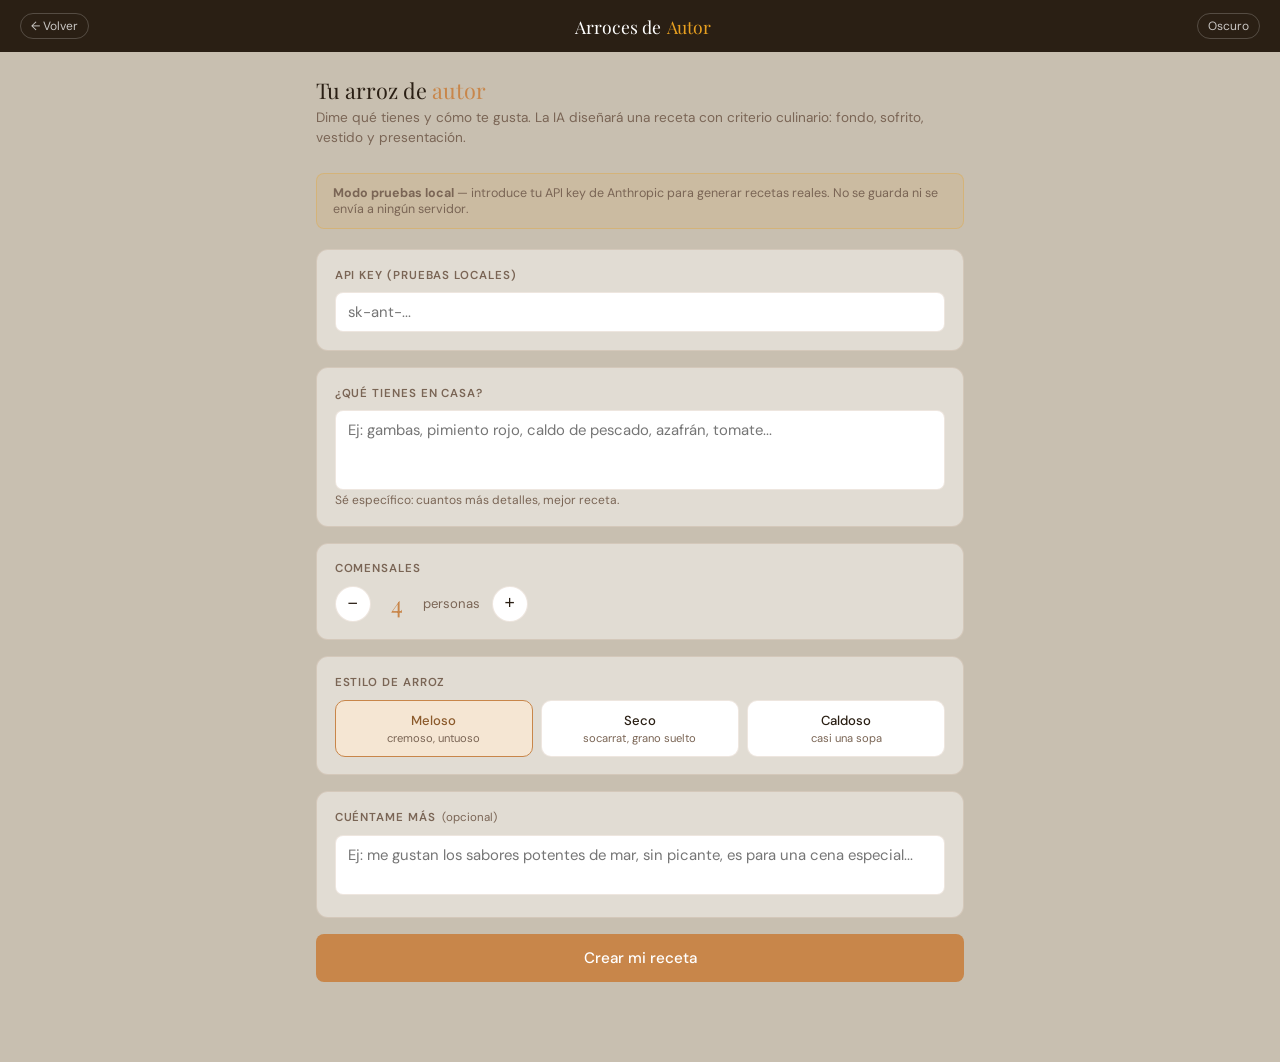
<file: autor.html>
<!DOCTYPE html>
<html lang="es">
<head>
<meta charset="UTF-8">
<meta name="viewport" content="width=device-width, initial-scale=1.0, user-scalable=no">
<title>Arroces de Autor · IA</title>
<link rel="preconnect" href="https://fonts.googleapis.com">
<link href="https://fonts.googleapis.com/css2?family=Playfair+Display:ital,wght@0,700;1,400&family=DM+Sans:wght@300;400;500&display=swap" rel="stylesheet">
<style>

/* ── 1. VARIABLES Y RESET ─────────────────────────────────── */
:root {
  --rice:        #C8864A;
  --rice-dark:   #8B5A2B;
  --rice-light:  #F5E6D3;
  --saffron:     #E8A020;
  --success:     #4A7C59;
  --r:           12px;

  --bg:          #C8BFB0;
  --surface:     #BEB5A5;
  --text:        #2A1F14;
  --text-muted:  #7A6555;
  --border:      rgba(139,90,43,0.15);
  --nav-bg:      #2A1F14;
  --nav-text:    #ffffff;
  --bottom-bg:   #B8AF9F;
  --bottom-border: rgba(139,90,43,0.15);
  --card-bg:     rgba(255,255,255,.45);
  --input-bg:    #ffffff;
  --result-bg:   #FFF8F0;
}

body.dark {
  --bg:           #0F1923;
  --surface:      #151E28;
  --text:         #F0EBE3;
  --text-muted:   #8A9BAC;
  --border:       rgba(255,255,255,0.08);
  --nav-bg:       #0A1018;
  --nav-text:     #ffffff;
  --bottom-bg:    #0A1018;
  --bottom-border: rgba(255,255,255,0.07);
  --card-bg:      rgba(255,255,255,0.04);
  --input-bg:     rgba(255,255,255,0.06);
  --result-bg:    rgba(255,255,255,0.04);
  --rice-light:   rgba(200,134,74,0.15);
  --rice-dark:    #E8A020;
}

body, nav, .card, input, select, textarea, .btn, .style-btn, .inner-tab {
  transition: background-color .25s ease, border-color .25s ease, color .25s ease;
}

*, *::before, *::after { box-sizing: border-box; margin: 0; padding: 0; }
body {
  font-family: 'DM Sans', sans-serif;
  background: var(--bg);
  color: var(--text);
  min-height: 100vh;
}

/* ── 2. NAV ───────────────────────────────────────────────── */
nav {
  background: var(--nav-bg);
  color: var(--nav-text);
  display: flex;
  align-items: center;
  justify-content: space-between;
  padding: 0 1.25rem;
  height: 52px;
  position: sticky;
  top: 0;
  z-index: 100;
}
.nav-logo {
  font-family: 'Playfair Display', serif;
  font-size: 1.1rem;
  display: flex;
  align-items: center;
  gap: 6px;
}
.nav-logo span { color: var(--saffron); }
.nav-back {
  background: none;
  border: 1px solid rgba(255,255,255,.2);
  border-radius: 20px;
  padding: 4px 10px;
  cursor: pointer;
  font-size: .75rem;
  color: rgba(255,255,255,.75);
  font-family: 'DM Sans', sans-serif;
  display: flex;
  align-items: center;
  gap: 5px;
  text-decoration: none;
}
.theme-toggle {
  background: none;
  border: 1px solid rgba(255,255,255,.2);
  border-radius: 20px;
  padding: 4px 10px;
  cursor: pointer;
  font-size: .75rem;
  color: rgba(255,255,255,.75);
  font-family: 'DM Sans', sans-serif;
  display: flex;
  align-items: center;
  gap: 5px;
}

/* ── 3. LAYOUT ────────────────────────────────────────────── */
.page { padding: 1.5rem 1rem 5rem; max-width: 680px; margin: 0 auto; }

.section-title {
  font-family: 'Playfair Display', serif;
  font-size: 1.35rem;
  margin-bottom: .25rem;
}
.section-title span { color: var(--rice); }
.section-sub { font-size: .85rem; color: var(--text-muted); margin-bottom: 1.5rem; line-height: 1.5; }

/* ── 4. FORMULARIO ────────────────────────────────────────── */
.card {
  background: var(--card-bg);
  border: 1px solid var(--border);
  border-radius: var(--r);
  padding: 1.1rem;
  margin-bottom: 1rem;
}
.card-label {
  font-size: .72rem;
  font-weight: 600;
  letter-spacing: .08em;
  text-transform: uppercase;
  color: var(--text-muted);
  margin-bottom: .6rem;
  display: flex;
  align-items: center;
  gap: 6px;
}

label { display: block; font-size: .83rem; color: var(--text-muted); margin-bottom: 4px; font-weight: 500; }

input[type=text],
textarea {
  width: 100%;
  padding: 9px 12px;
  border: 1px solid var(--border);
  border-radius: 8px;
  font-family: 'DM Sans', sans-serif;
  font-size: .93rem;
  background: var(--input-bg);
  color: var(--text);
  outline: none;
  transition: border-color .2s;
  resize: none;
}
input[type=text]:focus, textarea:focus { border-color: var(--rice); }

/* Selector comensales */
.comensales-row {
  display: flex;
  align-items: center;
  gap: .75rem;
  margin-top: .25rem;
}
.comensal-btn {
  width: 36px; height: 36px;
  border-radius: 50%;
  background: var(--input-bg);
  border: 1.5px solid var(--border);
  font-size: 1.1rem;
  cursor: pointer;
  display: flex; align-items: center; justify-content: center;
  color: var(--text);
  transition: all .15s;
  flex-shrink: 0;
}
.comensal-btn:hover { border-color: var(--rice); color: var(--rice); }
.comensal-count {
  font-family: 'Playfair Display', serif;
  font-size: 1.5rem;
  color: var(--rice);
  min-width: 28px;
  text-align: center;
}
.comensal-label { font-size: .82rem; color: var(--text-muted); }

/* Selector estilo */
.style-grid {
  display: grid;
  grid-template-columns: repeat(3, 1fr);
  gap: .5rem;
  margin-top: .25rem;
}
.style-btn {
  border: 1.5px solid var(--border);
  border-radius: 10px;
  padding: .7rem .5rem;
  cursor: pointer;
  background: var(--input-bg);
  text-align: center;
  transition: all .15s;
  -webkit-tap-highlight-color: transparent;
}
.style-btn:hover { border-color: var(--rice); }
.style-btn.active {
  border-color: var(--rice);
  background: var(--rice-light);
}
.style-btn .sb-icon { font-size: 1.4rem; margin-bottom: .25rem; }
.style-btn .sb-name { font-size: .82rem; font-weight: 500; color: var(--text); }
.style-btn .sb-desc { font-size: .7rem; color: var(--text-muted); margin-top: 2px; }
.style-btn.active .sb-name { color: var(--rice-dark); }

/* ── 5. BOTONES ───────────────────────────────────────────── */
.btn {
  display: inline-flex;
  align-items: center;
  justify-content: center;
  gap: 6px;
  background: var(--rice);
  color: #fff;
  border: none;
  border-radius: 8px;
  padding: 11px 20px;
  font-family: 'DM Sans', sans-serif;
  font-size: .88rem;
  font-weight: 500;
  cursor: pointer;
  transition: background .2s;
}
.btn:hover { background: var(--rice-dark); }
.btn:disabled { opacity: .4; cursor: not-allowed; }
.btn-full { width: 100%; }
.btn-secondary {
  background: transparent;
  color: var(--rice);
  border: 1.5px solid var(--rice);
}
.btn-secondary:hover { background: var(--rice-light); }
.btn-sm { padding: 6px 14px; font-size: .8rem; }

/* ── 6. ESTADOS DE LA UI ──────────────────────────────────── */

/* --- Spinner --- */
.spinner-wrap {
  display: none;
  flex-direction: column;
  align-items: center;
  justify-content: center;
  padding: 2.5rem 1rem;
  gap: 1rem;
  text-align: center;
}
.spinner-wrap.visible { display: flex; }
.spinner {
  width: 44px; height: 44px;
  border: 3px solid var(--border);
  border-top-color: var(--rice);
  border-radius: 50%;
  animation: spin .8s linear infinite;
}
@keyframes spin { to { transform: rotate(360deg); } }
.spinner-msg { font-size: .88rem; color: var(--text-muted); max-width: 220px; line-height: 1.5; }

/* --- Concepto (paso intermedio) --- */
.concept-box {
  display: none;
  background: var(--result-bg);
  border: 1.5px solid var(--rice);
  border-radius: var(--r);
  padding: 1.2rem;
  margin-bottom: 1rem;
}
.concept-box.visible { display: block; }
.concept-eyebrow {
  font-size: .68rem;
  font-weight: 600;
  letter-spacing: .1em;
  text-transform: uppercase;
  color: var(--saffron);
  margin-bottom: .5rem;
}
.concept-text {
  font-family: 'Playfair Display', serif;
  font-size: 1.1rem;
  color: var(--text);
  line-height: 1.5;
  margin-bottom: 1rem;
}
.concept-actions { display: flex; gap: .6rem; }

/* --- Receta resultado --- */
.result-wrap { display: none; }
.result-wrap.visible { display: block; }

.recipe-image-wrap {
  width: calc(100% + 2rem);
  margin: 0 -1rem 1.25rem;
  height: 220px;
  position: relative;
  overflow: hidden;
  background: #2a1a0a;
}
.recipe-image-wrap img {
  width: 100%; height: 100%;
  object-fit: cover;
  filter: brightness(.75);
}
.recipe-image-grad {
  position: absolute; inset: 0;
  background: linear-gradient(to top, rgba(42,26,10,.95) 0%, transparent 60%);
}
.recipe-image-ct {
  position: absolute; bottom: 0; left: 0; right: 0;
  padding: 1rem 1.1rem .9rem;
}
.recipe-eyebrow {
  font-size: .68rem; color: var(--saffron);
  letter-spacing: .12em; text-transform: uppercase; margin-bottom: .3rem;
}
.recipe-title {
  font-family: 'Playfair Display', serif;
  font-size: 1.5rem; color: #fff;
  line-height: 1.2; margin-bottom: .3rem;
}
.recipe-meta { font-size: .75rem; color: rgba(255,255,255,.5); }

.recipe-image-placeholder {
  width: 100%; height: 100%;
  display: flex; align-items: center; justify-content: center;
  flex-direction: column; gap: .5rem;
}
.image-spinner {
  width: 32px; height: 32px;
  border: 2px solid rgba(255,255,255,.2);
  border-top-color: var(--saffron);
  border-radius: 50%;
  animation: spin .8s linear infinite;
}
.image-spinner-txt { font-size: .75rem; color: rgba(255,255,255,.4); }

/* Secciones de receta */
.recipe-section { margin-bottom: 1.25rem; }
.recipe-section-title {
  font-size: .7rem;
  font-weight: 600;
  letter-spacing: .1em;
  text-transform: uppercase;
  color: var(--rice);
  margin-bottom: .75rem;
  padding-bottom: .4rem;
  border-bottom: 1px solid var(--border);
}

/* Ingredientes */
.ing-list { list-style: none; }
.ing-list li {
  display: flex;
  justify-content: space-between;
  align-items: center;
  padding: 8px 0;
  border-bottom: 1px solid var(--border);
  font-size: .88rem;
}
.ing-list li:last-child { border-bottom: none; }
.ing-amount { font-weight: 500; color: var(--rice); white-space: nowrap; margin-left: 1rem; }

/* Pasos */
.step-card {
  background: var(--card-bg);
  border: 1px solid var(--border);
  border-radius: var(--r);
  overflow: hidden;
  margin-bottom: .75rem;
}
.step-inner { display: flex; }
.step-num {
  background: var(--rice);
  color: #fff;
  font-family: 'Playfair Display', serif;
  font-size: 1.3rem;
  width: 46px;
  display: flex; align-items: center; justify-content: center;
  flex-shrink: 0;
}
.step-body { padding: .875rem; flex: 1; }
.step-body h3 { font-size: .9rem; font-weight: 500; margin-bottom: .2rem; }
.step-body p { font-size: .83rem; color: var(--text-muted); line-height: 1.6; }
.step-timing {
  font-size: .72rem;
  background: var(--rice-light);
  color: var(--rice-dark);
  padding: 2px 8px;
  border-radius: 20px;
  display: inline-block;
  margin-top: .4rem;
}

/* Tip de presentación */
.tip-box {
  background: linear-gradient(135deg, rgba(232,160,32,.08), rgba(200,134,74,.06));
  border: 1px solid rgba(232,160,32,.25);
  border-radius: var(--r);
  padding: 1rem;
  margin-bottom: 1.25rem;
}
.tip-box .tip-icon { font-size: 1.3rem; margin-bottom: .4rem; }
.tip-box .tip-title { font-size: .7rem; font-weight: 600; letter-spacing: .08em; text-transform: uppercase; color: var(--saffron); margin-bottom: .4rem; }
.tip-box p { font-size: .85rem; color: var(--text); line-height: 1.6; }

/* Nueva receta */
.reset-row { text-align: center; padding-top: .5rem; }

/* ── 7. MODO PRUEBAS ──────────────────────────────────────── */
.dev-notice {
  background: rgba(232,160,32,.1);
  border: 1px solid rgba(232,160,32,.3);
  border-radius: 8px;
  padding: .7rem 1rem;
  font-size: .78rem;
  color: var(--text-muted);
  margin-bottom: 1.25rem;
  display: flex;
  align-items: center;
  gap: .5rem;
}

/* ── 8. DIVIDER ───────────────────────────────────────────── */
.divider { border: none; border-top: 1px solid var(--border); margin: 1.25rem 0; }

</style>
</head>
<body>

<nav>
  <a href="index.html" class="nav-back">← Volver</a>
  <div class="nav-logo">Arroces de <span>Autor</span></div>
  <button class="theme-toggle" onclick="toggleTheme()">Oscuro</button>
</nav>

<div class="page">

  <!-- Cabecera -->
  <div style="margin-bottom:1.5rem">
    <div class="section-title">Tu arroz de <span>autor</span></div>
    <div class="section-sub">Dime qué tienes y cómo te gusta. La IA diseñará una receta con criterio culinario: fondo, sofrito, vestido y presentación.</div>
  </div>

  <!-- Aviso modo pruebas -->
  <div class="dev-notice">
    <span><strong>Modo pruebas local</strong> — introduce tu API key de Anthropic para generar recetas reales. No se guarda ni se envía a ningún servidor.</span>
  </div>

  <!-- Formulario -->
  <div id="form-section">

    <!-- API Key (solo pruebas) -->
    <div class="card">
      <div class="card-label">API Key (pruebas locales)</div>
      <input type="text" id="api-key" placeholder="sk-ant-..." autocomplete="off" spellcheck="false">
    </div>

    <!-- Ingredientes -->
    <div class="card">
      <div class="card-label">¿Qué tienes en casa?</div>
      <textarea id="ingredientes" rows="3" placeholder="Ej: gambas, pimiento rojo, caldo de pescado, azafrán, tomate..."></textarea>
      <div style="font-size:.75rem;color:var(--text-muted);margin-top:-.2rem">Sé específico: cuantos más detalles, mejor receta.</div>
    </div>

    <!-- Comensales -->
    <div class="card">
      <div class="card-label">Comensales</div>
      <div class="comensales-row">
        <button class="comensal-btn" onclick="changeComensales(-1)">−</button>
        <div class="comensal-count" id="comensales-display">4</div>
        <div class="comensal-label">personas</div>
        <button class="comensal-btn" onclick="changeComensales(1)">+</button>
      </div>
    </div>

    <!-- Estilo -->
    <div class="card">
      <div class="card-label">Estilo de arroz</div>
      <div class="style-grid">
        <div class="style-btn active" data-style="meloso" onclick="selectStyle(this)">
          <div class="sb-name">Meloso</div>
          <div class="sb-desc">cremoso, untuoso</div>
        </div>
        <div class="style-btn" data-style="seco" onclick="selectStyle(this)">
          <div class="sb-name">Seco</div>
          <div class="sb-desc">socarrat, grano suelto</div>
        </div>
        <div class="style-btn" data-style="caldoso" onclick="selectStyle(this)">
          <div class="sb-name">Caldoso</div>
          <div class="sb-desc">casi una sopa</div>
        </div>
      </div>
    </div>

    <!-- Cuéntame más -->
    <div class="card">
      <div class="card-label">Cuéntame más <span style="font-weight:400;text-transform:none;letter-spacing:0;font-size:.72rem">(opcional)</span></div>
      <textarea id="extra" rows="2" placeholder="Ej: me gustan los sabores potentes de mar, sin picante, es para una cena especial..."></textarea>
    </div>

    <!-- Botón -->
    <button class="btn btn-full" id="btn-generar" onclick="generarConcepto()" style="font-size:.95rem;padding:14px">
      Crear mi receta
    </button>

  </div>

  <!-- Spinner concepto -->
  <div class="spinner-wrap" id="spinner-concepto">
    <div class="spinner"></div>
    <div class="spinner-msg">Analizando ingredientes y diseñando el concepto…</div>
  </div>

  <!-- Concepto para confirmar -->
  <div class="concept-box" id="concept-box">
    <div class="concept-eyebrow">Propuesta de receta</div>
    <div class="concept-text" id="concept-text"></div>
    <div style="font-size:.8rem;color:var(--text-muted);margin-bottom:1rem">¿Te convence esta dirección? Puedes ajustar o lanzar la receta completa.</div>
    <div class="concept-actions">
      <button class="btn" onclick="generarRecetaCompleta()" style="flex:1">Generar receta completa</button>
      <button class="btn btn-secondary btn-sm" onclick="resetear()">Cambiar</button>
    </div>
  </div>

  <!-- Spinner receta -->
  <div class="spinner-wrap" id="spinner-receta">
    <div class="spinner"></div>
    <div class="spinner-msg" id="spinner-receta-msg">Componiendo la receta y generando la imagen…</div>
  </div>

  <!-- Resultado final -->
  <div class="result-wrap" id="result-wrap">

    <!-- Imagen de presentación -->
    <div class="recipe-image-wrap" id="recipe-image-wrap">
      <div class="recipe-image-placeholder" id="image-placeholder">
        <div class="image-spinner"></div>
        <div class="image-spinner-txt">Generando imagen…</div>
      </div>
      <div class="recipe-image-grad"></div>
      <div class="recipe-image-ct">
        <div class="recipe-eyebrow">Receta de autor · IA</div>
        <div class="recipe-title" id="recipe-title">—</div>
        <div class="recipe-meta" id="recipe-meta">—</div>
      </div>
    </div>

    <!-- Ingredientes -->
    <div class="recipe-section">
      <div class="recipe-section-title">Ingredientes</div>
      <ul class="ing-list" id="ing-list"></ul>
    </div>

    <hr class="divider">

    <!-- El fondo -->
    <div class="recipe-section">
      <div class="recipe-section-title">El fondo</div>
      <div id="fondo-content" style="font-size:.88rem;color:var(--text-muted);line-height:1.7"></div>
    </div>

    <hr class="divider">

    <!-- El sofrito -->
    <div class="recipe-section">
      <div class="recipe-section-title">El sofrito</div>
      <div id="sofrito-content" style="font-size:.88rem;color:var(--text-muted);line-height:1.7"></div>
    </div>

    <hr class="divider">

    <!-- Pasos -->
    <div class="recipe-section">
      <div class="recipe-section-title">Elaboración paso a paso</div>
      <div id="pasos-list"></div>
    </div>

    <!-- Presentación / vestido -->
    <div class="tip-box" id="presentacion-box">
      <div class="tip-title">Cómo vestirlo</div>
      <p id="presentacion-text"></p>
    </div>

    <!-- Nueva receta -->
    <div class="reset-row">
      <button class="btn btn-secondary" onclick="resetear()">Nueva receta</button>
    </div>

  </div>

</div><!-- /page -->

<script>
const CONFIG = {
  // En producción: URL del Cloudflare Worker
  // En pruebas locales: llama a la API de Anthropic directamente
  workerUrl: null, // se rellenará al desplegar
  localMode: true,
};

let comensales = 4;
let estiloSeleccionado = 'meloso';
let conceptoActual = '';
let recetaGenerada = null;

// ── Tema ──────────────────────────────────────────────────
function toggleTheme() {
  document.body.classList.toggle('dark');
  const btn = document.querySelector('.theme-toggle');
  btn.textContent = document.body.classList.contains('dark') ? 'Claro' : 'Oscuro';
}

// ── Comensales ────────────────────────────────────────────
function changeComensales(delta) {
  comensales = Math.max(1, Math.min(12, comensales + delta));
  document.getElementById('comensales-display').textContent = comensales;
}

// ── Estilo ────────────────────────────────────────────────
function selectStyle(el) {
  document.querySelectorAll('.style-btn').forEach(b => b.classList.remove('active'));
  el.classList.add('active');
  estiloSeleccionado = el.dataset.style;
}

// ── Llamada a la API ──────────────────────────────────────
async function llamarClaude(messages, maxTokens = 600) {
  const apiKey = document.getElementById('api-key').value.trim();
  if (!apiKey) throw new Error('Introduce tu API key de Anthropic para continuar.');

  const res = await fetch('https://api.anthropic.com/v1/messages', {
    method: 'POST',
    headers: {
      'x-api-key': apiKey,
      'anthropic-version': '2023-06-01',
      'content-type': 'application/json',
      'anthropic-dangerous-client-side-api-key-access': 'true',
    },
    body: JSON.stringify({
      model: 'claude-haiku-4-5-20251001',
      max_tokens: maxTokens,
      system: SYSTEM_PROMPT,
      messages,
    }),
  });

  if (!res.ok) {
    const err = await res.json().catch(() => ({}));
    throw new Error(err.error?.message || `Error ${res.status}`);
  }
  const data = await res.json();
  return data.content[0].text;
}

// ── Sistema prompt ────────────────────────────────────────
const SYSTEM_PROMPT = `Eres el Maestro Arrocero, un chef especializado en arroces mediterráneos con criterio culinario exigente.

REGLAS DE COHERENCIA:
- Si los ingredientes no tienen sentido juntos (ej: curry con azafrán y vino blanco), señálalo y propón ajustes antes de continuar.
- Respeta las familias de sabores: mar con mar, tierra con tierra. Las mezclas deben ser intencionadas.
- No generes recetas con ingredientes que entren en conflicto de sabor o técnica.

ESTILO:
- Nombres creativos y evocadores (ej: "Arroz meloso de galeras con aire de ñora y mar abierto")
- Técnica rigorosa: fondos, sofritos lentos, puntos de cocción precisos
- Responde siempre en español`;

// ── Paso 1: Generar concepto ──────────────────────────────
async function generarConcepto() {
  const ingredientes = document.getElementById('ingredientes').value.trim();
  if (!ingredientes) {
    alert('Escribe al menos algunos ingredientes.');
    return;
  }

  const extra = document.getElementById('extra').value.trim();

  show('spinner-concepto');
  hide('form-section');
  document.getElementById('btn-generar').disabled = true;

  const prompt = `Ingredientes disponibles: ${ingredientes}
Comensales: ${comensales}
Estilo deseado: arroz ${estiloSeleccionado}
${extra ? `Preferencias: ${extra}` : ''}

TAREA: Antes de generar la receta completa, evalúa la coherencia de los ingredientes. Si hay incompatibilidades, explícalo brevemente y sugiere qué cambiar.

Si todo es coherente, responde ÚNICAMENTE con una frase de concepto (máximo 2 líneas) describiendo la receta que vas a crear: nombre creativo + idea del plato. Sin más texto.

Ejemplo de respuesta correcta: "Arroz meloso de rape y gambas al azafrán con fondo de cabezas tostadas — el mar en estado puro, cremoso y con socarrat en los bordes."`;

  try {
    const respuesta = await llamarClaude([{ role: 'user', content: prompt }], 300);
    conceptoActual = respuesta.trim();
    document.getElementById('concept-text').textContent = conceptoActual;
    hide('spinner-concepto');
    show('concept-box');
  } catch (e) {
    hide('spinner-concepto');
    show('form-section');
    document.getElementById('btn-generar').disabled = false;
    alert('Error: ' + e.message);
  }
}

// ── Paso 2: Receta completa ───────────────────────────────
async function generarRecetaCompleta() {
  const ingredientes = document.getElementById('ingredientes').value.trim();
  const extra = document.getElementById('extra').value.trim();

  hide('concept-box');
  show('spinner-receta');

  const prompt = `Ingredientes disponibles: ${ingredientes}
Comensales: ${comensales}
Estilo: arroz ${estiloSeleccionado}
${extra ? `Preferencias: ${extra}` : ''}
Concepto acordado: ${conceptoActual}

Genera la receta completa en JSON con EXACTAMENTE esta estructura:
{
  "titulo": "Nombre creativo",
  "subtitulo": "breve descripción poética (1 línea)",
  "tiempo_total": "X min",
  "dificultad": "fácil|media|alta",
  "ingredientes": [
    {"nombre": "...", "cantidad": "..."},
    ...
  ],
  "fondo": "Párrafo explicando cómo hacer el fondo: ingredientes, técnica, tiempo, proporciones de agua.",
  "sofrito": "Párrafo explicando el sofrito: orden, tiempos, punto exacto.",
  "pasos": [
    {"titulo": "...", "descripcion": "...", "tiempo": "X min"},
    ...
  ],
  "presentacion": "Cómo emplatar y vestir el arroz: el toque de autor final.",
  "imagen_prompt": "Prompt en inglés para generar imagen del plato terminado. Estilo: food photography, natural light, editorial, mediterranean rice dish, dark moody background."
}

Responde SOLO con el JSON, sin texto adicional.`;

  try {
    const respuesta = await llamarClaude([{ role: 'user', content: prompt }], 2000);
    const json = respuesta.replace(/```json\n?|\n?```/g, '').trim();
    recetaGenerada = JSON.parse(json);

    mostrarReceta(recetaGenerada);
    hide('spinner-receta');
    show('result-wrap');

    // Lanzar generación de imagen en paralelo
    generarImagen(recetaGenerada.imagen_prompt);

  } catch (e) {
    hide('spinner-receta');
    show('concept-box');
    alert('Error generando la receta: ' + e.message);
  }
}

// ── Mostrar receta ────────────────────────────────────────
function mostrarReceta(r) {
  document.getElementById('recipe-title').textContent = r.titulo;
  document.getElementById('recipe-meta').textContent = `${r.tiempo_total} · ${r.dificultad} · ${comensales} personas`;

  // Ingredientes
  const ingList = document.getElementById('ing-list');
  ingList.innerHTML = r.ingredientes.map(i =>
    `<li><span>${i.nombre}</span><span class="ing-amount">${i.cantidad}</span></li>`
  ).join('');

  // Fondo y sofrito
  document.getElementById('fondo-content').textContent = r.fondo;
  document.getElementById('sofrito-content').textContent = r.sofrito;

  // Pasos
  document.getElementById('pasos-list').innerHTML = r.pasos.map((p, i) => `
    <div class="step-card">
      <div class="step-inner">
        <div class="step-num">${i + 1}</div>
        <div class="step-body">
          <h3>${p.titulo}</h3>
          <p>${p.descripcion}</p>
          ${p.tiempo ? `<span class="step-timing">${p.tiempo}</span>` : ''}
        </div>
      </div>
    </div>
  `).join('');

  // Presentación
  document.getElementById('presentacion-text').textContent = r.presentacion;
}

// ── Generar imagen (Cloudflare AI / placeholder local) ────
async function generarImagen(prompt) {
  // En modo local no hay worker, mostramos placeholder decorativo
  if (CONFIG.localMode || !CONFIG.workerUrl) {
    setTimeout(() => {
      const ph = document.getElementById('image-placeholder');
      ph.innerHTML = `<div style="font-size:.75rem;color:rgba(255,255,255,.4);margin-top:.4rem">Imagen disponible con worker desplegado</div>`;
    }, 1200);
    return;
  }

  try {
    const res = await fetch(`${CONFIG.workerUrl}/imagen`, {
      method: 'POST',
      headers: { 'content-type': 'application/json' },
      body: JSON.stringify({ prompt }),
    });
    if (!res.ok) throw new Error('Error generando imagen');
    const blob = await res.blob();
    const url = URL.createObjectURL(blob);
    const wrap = document.getElementById('recipe-image-wrap');
    const ph = document.getElementById('image-placeholder');
    const img = document.createElement('img');
    img.src = url;
    img.alt = recetaGenerada?.titulo || 'Receta';
    wrap.insertBefore(img, wrap.firstChild);
    ph.remove();
  } catch {
    const ph = document.getElementById('image-placeholder');
    ph.innerHTML = ``;
  }
}

// ── Reset ─────────────────────────────────────────────────
function resetear() {
  conceptoActual = '';
  recetaGenerada = null;
  hide('concept-box');
  hide('result-wrap');
  hide('spinner-concepto');
  hide('spinner-receta');
  show('form-section');
  document.getElementById('btn-generar').disabled = false;

  // Resetear imagen placeholder
  document.getElementById('image-placeholder').innerHTML = `
    <div class="image-spinner"></div>
    <div class="image-spinner-txt">Generando imagen…</div>`;
  const oldImg = document.querySelector('.recipe-image-wrap img');
  if (oldImg) oldImg.remove();
}

// ── Helpers ───────────────────────────────────────────────
function show(id) { document.getElementById(id).classList.add('visible'); }
function hide(id) { document.getElementById(id).classList.remove('visible'); }
</script>
</body>
</html>
</file>
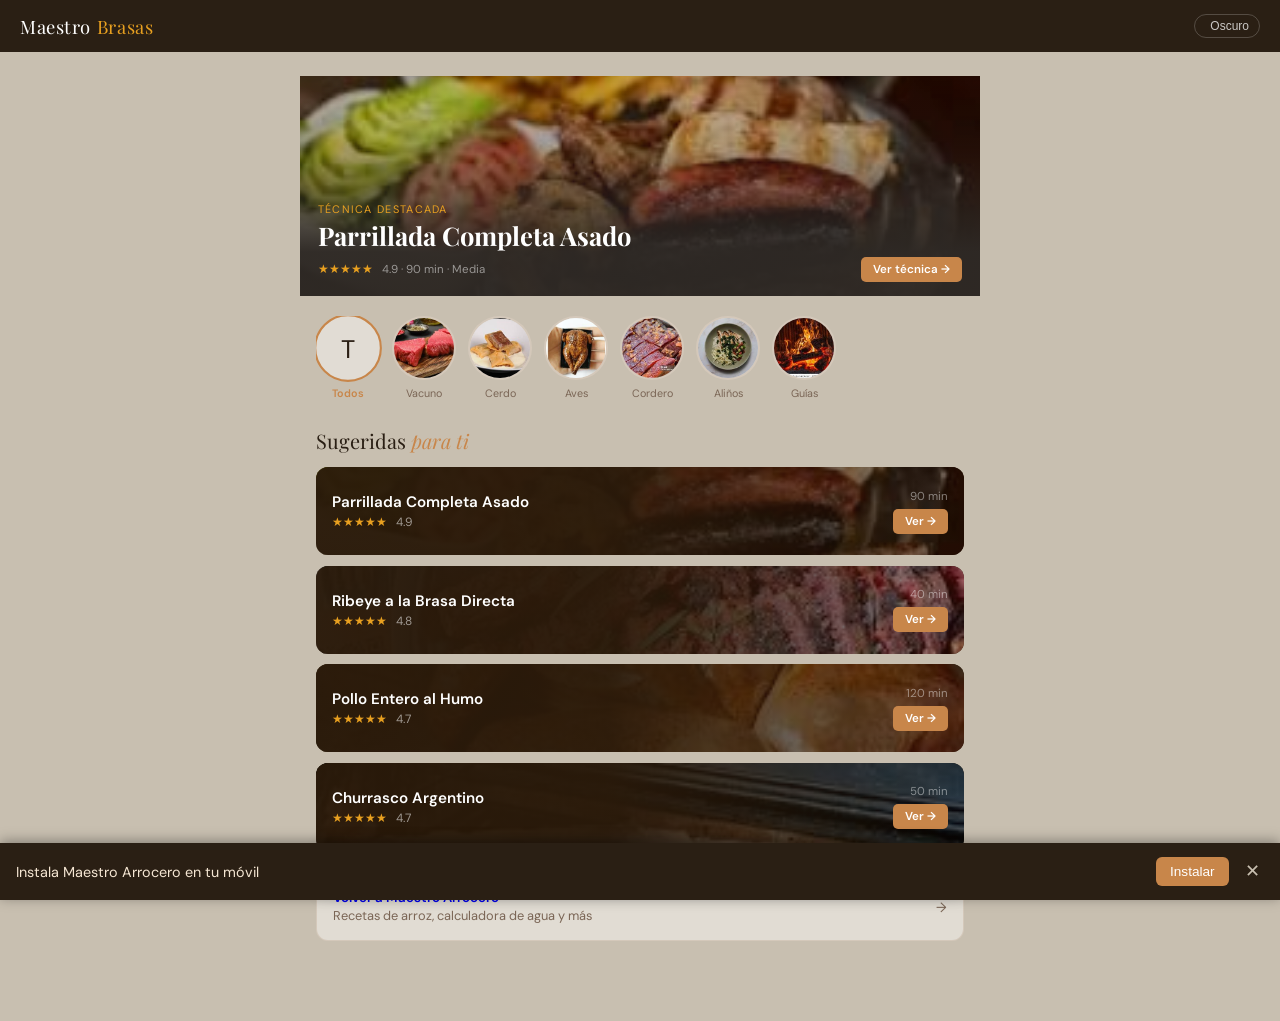
<file: brasas.html>
<!DOCTYPE html>
<html lang="es">
<head>
<meta charset="UTF-8">
<meta name="viewport" content="width=device-width, initial-scale=1.0, user-scalable=no">
<title>Maestro Brasas</title>
<link rel="manifest" href="/manifest.json">
<meta name="theme-color" content="#2A1F14">
<meta name="mobile-web-app-capable" content="yes">
<meta name="apple-mobile-web-app-capable" content="yes">
<meta name="apple-mobile-web-app-status-bar-style" content="black-translucent">
<meta name="apple-mobile-web-app-title" content="M. Arrocero">
<link rel="apple-touch-icon" href="/img/icon-192.png">
<link rel="icon" type="image/png" sizes="192x192" href="/img/icon-192.png">
<link rel="preconnect" href="https://fonts.googleapis.com">
<link href="https://fonts.googleapis.com/css2?family=Playfair+Display:ital,wght@0,700;1,400&family=DM+Sans:wght@300;400;500&display=swap" rel="stylesheet">
<style>

/* ── 1. VARIABLES Y RESET ─────────────────────────────────── */
:root {
  --rice:        #C8864A;
  --rice-dark:   #8B5A2B;
  --rice-light:  #F5E6D3;
  --water:       #3A7CA5;
  --water-light: #EAF4FB;
  --saffron:     #E8A020;
  --success:     #4A7C59;
  --danger:      #b5372a;
  --r:           12px;

  --bg:          #C8BFB0;
  --surface:     #BEB5A5;
  --text:        #2A1F14;
  --text-muted:  #7A6555;
  --border:      rgba(139,90,43,0.15);
  --nav-bg:      #2A1F14;
  --nav-text:    #ffffff;
  --bottom-bg:   #B8AF9F;
  --bottom-border: rgba(139,90,43,0.15);
  --card-bg:     rgba(255,255,255,.45);
  --input-bg:    #ffffff;
  --result-bg:   #FFF8F0;
}

body.dark {
  --bg:           #0F1923;
  --surface:      #151E28;
  --text:         #F0EBE3;
  --text-muted:   #8A9BAC;
  --border:       rgba(255,255,255,0.08);
  --nav-bg:       #0A1018;
  --nav-text:     #ffffff;
  --bottom-bg:    #0A1018;
  --bottom-border: rgba(255,255,255,0.07);
  --card-bg:      rgba(255,255,255,0.04);
  --input-bg:     rgba(255,255,255,0.06);
  --result-bg:    rgba(255,255,255,0.04);
  --rice-light:   rgba(200,134,74,0.15);
  --rice-dark:    #E8A020;
  --water-light:  rgba(58,124,165,0.15);
  --success:      #6BCF8A;
}

body, nav, .bottom-nav, .screen, .recipe-card, .step-card,
.result-box, .profile-card, input, select, .inner-tab, .btn-ghost {
  transition: background-color .25s ease, border-color .25s ease, color .25s ease;
}

*, *::before, *::after { box-sizing: border-box; margin: 0; padding: 0; }
body {
  font-family: 'DM Sans', sans-serif;
  background: var(--bg);
  color: var(--text);
  min-height: 100vh;
  overflow-x: hidden;
}

/* ── 2. NAVEGACIÓN ────────────────────────────────────────── */
nav {
  background: var(--nav-bg);
  color: var(--nav-text);
  display: flex;
  align-items: center;
  justify-content: space-between;
  padding: 0 1.25rem;
  height: 52px;
  position: sticky;
  top: 0;
  z-index: 100;
}
.nav-logo {
  font-family: 'Playfair Display', serif;
  font-size: 1.15rem;
  letter-spacing: .03em;
  display: flex;
  align-items: center;
  gap: 6px;
}
.nav-logo span { color: var(--saffron); }

.theme-toggle {
  background: none;
  border: 1px solid rgba(255,255,255,.2);
  border-radius: 20px;
  padding: 4px 10px;
  cursor: pointer;
  font-size: .75rem;
  color: rgba(255,255,255,.75);
  display: flex;
  align-items: center;
  gap: 5px;
  transition: all .2s;
  white-space: nowrap;
}
.theme-toggle:hover { border-color: rgba(255,255,255,.5); color: #fff; }
.theme-toggle .tt-icon { font-size: .95rem; }

.bottom-nav {
  position: fixed;
  bottom: 0; left: 0; right: 0;
  height: 54px;
  padding: 6px 10px;
  gap: 8px;
  background: var(--bottom-bg);
  border-top: 1px solid var(--bottom-border);
  display: flex;
  align-items: stretch;
  z-index: 100;
  box-shadow: 0 -4px 16px rgba(0,0,0,.1);
}
@media (min-width: 680px) {
  .bottom-nav { max-width: 680px; left: 50%; transform: translateX(-50%); border-left: 1px solid var(--border); border-right: 1px solid var(--border); }
}
.bottom-tab {
  flex: 1;
  display: flex;
  align-items: center;
  justify-content: center;
  background: none;
  border: none;
  cursor: pointer;
  padding: 6px 4px;
  color: var(--text-muted);
  font-family: 'DM Sans', sans-serif;
  font-size: .78rem;
  font-weight: 500;
  letter-spacing: .02em;
  text-transform: uppercase;
  border-radius: 8px;
  transition: all .15s;
  -webkit-tap-highlight-color: transparent;
}
.bottom-tab:hover { color: var(--rice); }
.bottom-tab.active {
  color: var(--rice);
  background: rgba(200,134,74,.12);
  border: .5px solid rgba(200,134,74,.25);
  font-weight: 700;
}

/* ── 3. PANTALLAS ─────────────────────────────────────────── */
.screen { display: none; padding: 1.5rem 1rem 5rem; max-width: 680px; margin: 0 auto; }
.screen.active { display: block; }

/* ── 4. COMPONENTES REUTILIZABLES ─────────────────────────── */
.section-title { font-family: 'Playfair Display', serif; font-size: 1.4rem; margin-bottom: 1.1rem; }
.section-title span { color: var(--rice); }

label { display: block; font-size: .83rem; color: var(--text-muted); margin-bottom: 4px; font-weight: 500; }
input[type=number], input[type=text], select {
  width: 100%;
  padding: 9px 12px;
  border: 1px solid var(--border);
  border-radius: 8px;
  font-family: 'DM Sans', sans-serif;
  font-size: .93rem;
  background: var(--input-bg);
  color: var(--text);
  outline: none;
  transition: border-color .2s;
  margin-bottom: .875rem;
}
input:focus, select:focus { border-color: var(--rice); }
input[type=range] { width: 100%; accent-color: var(--rice); margin: .2rem 0 .875rem; }
.slider-row { display: flex; align-items: center; gap: 10px; margin-bottom: .5rem; }
.slider-row span { min-width: 28px; font-weight: 500; color: var(--rice); font-size: 1.05rem; }

.btn {
  display: inline-flex;
  align-items: center;
  justify-content: center;
  gap: 6px;
  background: var(--rice);
  color: #fff;
  border: none;
  border-radius: 8px;
  padding: 11px 20px;
  font-family: 'DM Sans', sans-serif;
  font-size: .88rem;
  font-weight: 500;
  cursor: pointer;
  transition: background .2s;
}
.btn:hover         { background: var(--rice-dark); }
.btn:disabled      { opacity: .4; cursor: not-allowed; }
.btn-sm            { padding: 6px 12px; font-size: .78rem; }
.btn-full          { width: 100%; }
.btn-secondary     { background: transparent; color: var(--rice); border: 1.5px solid var(--rice); }
.btn-secondary:hover { background: var(--rice-light); }
.btn-ghost         { background: transparent; color: var(--text-muted); border: 1px solid var(--border); }
.btn-ghost:hover   { background: var(--surface); }

.result-box { background: var(--result-bg); border: 1px solid var(--border); border-radius: var(--r); padding: 1.1rem; margin-top: .875rem; }
.result-box h4 { font-size: .75rem; color: var(--text-muted); margin-bottom: .2rem; text-transform: uppercase; letter-spacing: .08em; }
.divider { border: none; border-top: 1px solid var(--border); margin: 1.25rem 0; }
.note { font-size: .8rem; color: var(--text-muted); line-height: 1.6; }

.inner-tabs { display: flex; gap: 4px; margin-bottom: 1.25rem; flex-wrap: wrap; }
.inner-tab {
  background: transparent;
  border: 1.5px solid var(--border);
  border-radius: 8px;
  padding: 6px 14px;
  font-size: .8rem;
  cursor: pointer;
  font-family: 'DM Sans', sans-serif;
  color: var(--text-muted);
  transition: all .15s;
}
.inner-tab.active { border-color: var(--rice); background: var(--rice-light); color: var(--rice-dark); }

/* ── 5. HOME HERO ─────────────────────────────────────────── */
.home-hero {
  width: calc(100% + 2rem);
  margin: 0 -1rem 1.25rem;
  height: 220px;
  position: relative;
  overflow: hidden;
  background: #2a1a0a;
  cursor: pointer;
  -webkit-tap-highlight-color: transparent;
}
.home-hero img {
  width: 100%; height: 100%;
  object-fit: cover; object-position: center 40%;
  display: block; filter: brightness(.78);
}
.home-hero-placeholder {
  width: 100%; height: 100%;
  display: flex; align-items: center; justify-content: center;
  font-size: 5rem; opacity: .35;
  background: linear-gradient(135deg, #4A2208 0%, #1A0800 100%);
}
.home-hero-grad {
  position: absolute; inset: 0;
  background: linear-gradient(to top, rgba(46,41,37,.97) 20%, rgba(46,41,37,.1) 70%, transparent 100%);
}
.home-hero-ct {
  position: absolute; bottom: 0; left: 0; right: 0;
  padding: 1rem 1.1rem .9rem;
}
.home-hero-eyebrow { font-size: .68rem; color: var(--saffron); letter-spacing: .12em; text-transform: uppercase; margin-bottom: .3rem; }
.home-hero-name { font-family: 'Playfair Display', serif; font-size: 1.6rem; color: #fff; font-weight: 700; line-height: 1.15; margin-bottom: .4rem; }
.home-hero-row { display: flex; align-items: center; gap: .6rem; }
.home-hero-stars { font-size: .75rem; color: var(--saffron); }
.home-hero-time  { font-size: .72rem; color: rgba(255,255,255,.5); }
.home-hero-btn   { margin-left: auto; background: var(--rice); border-radius: 5px; padding: 5px 12px; font-size: .72rem; color: #fff; font-weight: 600; }

/* ── 6. CATEGORÍAS CÍRCULO ────────────────────────────────── */
.home-cats { display: flex; gap: .75rem; overflow-x: auto; padding-bottom: .5rem; margin-bottom: 1.2rem; scrollbar-width: none; }
.home-cats::-webkit-scrollbar { display: none; }
.home-cat { display: flex; flex-direction: column; align-items: center; gap: .35rem; cursor: pointer; flex-shrink: 0; }
.home-cat-circle {
  width: 64px; height: 64px;
  border-radius: 50%;
  border: 2.5px solid var(--border);
  overflow: hidden;
  display: flex; align-items: center; justify-content: center;
  font-size: 1.5rem;
  background: var(--card-bg);
  transition: border-color .2s, transform .15s;
}
.home-cat-circle img { width: 100%; height: 100%; object-fit: cover; }
.home-cat.active .home-cat-circle,
.home-cat:hover  .home-cat-circle { border-color: var(--rice); transform: scale(1.06); }
.home-cat-name { font-size: .67rem; color: var(--text-muted); max-width: 64px; text-align: center; white-space: nowrap; overflow: hidden; text-overflow: ellipsis; }
.home-cat.active .home-cat-name { color: var(--rice); font-weight: 600; }

/* ── 7. SUGERIDAS ─────────────────────────────────────────── */
.home-sug-title { font-family: 'Playfair Display', serif; font-size: 1.25rem; margin-bottom: .85rem; }
.home-sug-title em { color: var(--rice); font-style: italic; }
.home-sug-list { display: flex; flex-direction: column; gap: .65rem; }
.home-sug-card {
  position: relative;
  height: 88px;
  border-radius: var(--r);
  overflow: hidden;
  cursor: pointer;
  background: #2a1a0a;
  -webkit-tap-highlight-color: transparent;
}
.home-sug-card img { width: 100%; height: 100%; object-fit: cover; filter: brightness(.72); }
.home-sug-placeholder {
  width: 100%; height: 100%;
  display: flex; align-items: center; justify-content: flex-end;
  padding-right: 1.5rem;
  font-size: 2.8rem;
  opacity: .3;
  background: linear-gradient(135deg, #3A1A06, #1A0800);
}
.home-sug-overlay {
  position: absolute; inset: 0;
  background: linear-gradient(to right, rgba(42,26,10,.96) 45%, rgba(42,26,10,.2) 100%);
  display: flex; align-items: center; justify-content: space-between;
  padding: 0 1rem;
}
.home-sug-info h4 { font-size: .95rem; font-weight: 600; color: #fff; margin-bottom: 2px; }
.home-sug-meta { display: flex; align-items: center; gap: .35rem; font-size: .75rem; color: rgba(255,255,255,.55); }
.home-sug-stars { color: var(--saffron); }
.home-sug-right { display: flex; flex-direction: column; align-items: flex-end; gap: .3rem; flex-shrink: 0; }
.home-sug-time { font-size: .72rem; color: rgba(255,255,255,.45); }
.home-sug-btn { background: var(--rice); color: #fff; border-radius: 5px; padding: 5px 12px; font-size: .72rem; font-weight: 600; border: none; cursor: pointer; font-family: 'DM Sans', sans-serif; }

/* ── 8. PANTALLA RECETAS (GRID) ───────────────────────────── */
.recipe-grid { display: grid; grid-template-columns: repeat(auto-fill, minmax(155px, 1fr)); gap: .875rem; }
.recipe-card {
  background: var(--card-bg);
  border: 1px solid var(--border);
  border-radius: var(--r);
  overflow: hidden;
  cursor: pointer;
  transition: transform .15s, box-shadow .15s;
  -webkit-tap-highlight-color: transparent;
}
.recipe-card:hover { transform: translateY(-3px); box-shadow: 0 8px 24px rgba(42,31,20,.1); }
.recipe-card-thumb {
  aspect-ratio: 4/3;
  background: #2a1a0a;
  overflow: hidden;
  display: flex; align-items: center; justify-content: center;
  font-size: 2.5rem;
}
.recipe-card-thumb img { width: 100%; height: 100%; object-fit: cover; filter: brightness(.85); display: block; }
.recipe-card-body { padding: .75rem .875rem .875rem; }
.recipe-card-body h3 { font-size: .9rem; font-weight: 500; margin-bottom: .2rem; line-height: 1.3; }
.recipe-card-meta { font-size: .74rem; color: var(--text-muted); margin-top: .15rem; }
.recipe-card .difficulty {
  display: inline-block; margin-top: .4rem;
  font-size: .68rem; padding: 2px 8px;
  border-radius: 20px; background: var(--rice-light); color: var(--rice-dark);
}

/* Filtros pill */
.filter-row { display: flex; gap: .45rem; overflow-x: auto; padding-bottom: .4rem; margin-bottom: .9rem; scrollbar-width: none; }
.filter-row::-webkit-scrollbar { display: none; }
.filter-pill {
  flex-shrink: 0; background: var(--card-bg);
  border: 1px solid var(--border); color: var(--text-muted);
  padding: 5px 14px; border-radius: 20px; font-size: .76rem;
  cursor: pointer; font-family: 'DM Sans', sans-serif; transition: all .15s;
}
.filter-pill.active { background: var(--rice); border-color: var(--rice); color: #fff; }

/* ── 9. PANTALLA RECETA DETALLE ───────────────────────────── */
.recipe-hero {
  width: calc(100% + 2rem);
  margin: 0 -1rem .9rem;
  height: 200px;
  position: relative;
  overflow: hidden;
  background: #2a1a0a;
}
.recipe-hero img { width: 100%; height: 100%; object-fit: cover; filter: brightness(.7); }
.recipe-hero-placeholder {
  width: 100%; height: 100%;
  display: flex; align-items: center; justify-content: center;
  font-size: 4.5rem; opacity: .3;
  background: linear-gradient(135deg, #4A2208, #1A0800);
}
.recipe-hero-grad {
  position: absolute; inset: 0;
  background: linear-gradient(to top, rgba(42,26,10,.95) 0%, transparent 60%);
}
.recipe-hero-ct {
  position: absolute; bottom: 0; left: 0; right: 0;
  padding: .9rem 1rem;
  display: flex; align-items: flex-end; justify-content: space-between; gap: .5rem;
}
.recipe-hero-ct h1 { font-family: 'Playfair Display', serif; font-size: 1.45rem; color: #fff; line-height: 1.2; }
.recipe-hero-tag { font-size: .68rem; letter-spacing: .1em; text-transform: uppercase; color: var(--saffron); margin-bottom: .25rem; }
.recipe-hero-meta { font-size: .75rem; color: rgba(255,255,255,.55); margin-top: .2rem; }
.recipe-hero-meta span::before { content: "·"; margin: 0 .4rem; }
.recipe-hero-meta span:first-child::before { content: ""; margin: 0; }
.recipe-desc { font-size: .86rem; color: var(--text-muted); line-height: 1.6; margin-bottom: 1rem; }
.back-btn-recipe {
  display: inline-flex; align-items: center; gap: 5px;
  background: none; border: none;
  color: var(--text-muted); font-size: .82rem;
  cursor: pointer; font-family: 'DM Sans', sans-serif;
  padding: .3rem 0 .75rem; margin-top: .5rem;
}
.back-btn-recipe:hover { color: var(--rice); }

/* ── 10. STEP DISPLAY ─────────────────────────────────────── */
.step-header {
  display: flex; align-items: flex-start; gap: .875rem;
  margin-bottom: 1.25rem;
  background: var(--surface); border: 1px solid var(--border);
  border-radius: var(--r); padding: 1rem;
}
.step-header h2 { font-family: 'Playfair Display', serif; font-size: 1.1rem; }
.comensales-badge { margin-left: auto; background: var(--rice-light); color: var(--rice-dark); font-size: .75rem; padding: 4px 10px; border-radius: 20px; white-space: nowrap; flex-shrink: 0; }
.progress-bar { height: 4px; background: var(--border); border-radius: 2px; margin-bottom: 1.25rem; overflow: hidden; }
.progress-fill { height: 100%; background: var(--rice); border-radius: 2px; transition: width .4s ease; }
.step-card { background: var(--card-bg); border: 1px solid var(--border); border-radius: var(--r); overflow: hidden; margin-bottom: 1rem; }
.step-inner { display: flex; }
.step-num { background: var(--rice); color: #fff; font-family: 'Playfair Display', serif; font-size: 1.4rem; width: 48px; display: flex; align-items: center; justify-content: center; flex-shrink: 0; }
.step-body { padding: .875rem; flex: 1; }
.step-body h3 { font-size: .93rem; font-weight: 500; margin-bottom: .2rem; }
.step-body p { font-size: .85rem; color: var(--text-muted); line-height: 1.6; }
.step-timing { font-size: .75rem; background: var(--rice-light); color: var(--rice-dark); padding: 2px 8px; border-radius: 20px; display: inline-block; margin-top: .4rem; }
.step-ingredients { background: var(--rice-light); border-top: 1px solid var(--border); padding: .65rem .875rem; font-size: .82rem; color: var(--rice-dark); line-height: 1.7; }
.step-nav { display: flex; gap: .75rem; align-items: center; margin-top: 1.1rem; }
.step-counter { flex: 1; text-align: center; font-size: .82rem; color: var(--text-muted); }
.ing-list { list-style: none; }
.ing-list li { display: flex; justify-content: space-between; align-items: baseline; padding: .55rem 0; border-bottom: 1px solid var(--border); font-size: .88rem; }
.ing-list li:last-child { border-bottom: none; }
.ing-qty { font-weight: 600; color: var(--rice); white-space: nowrap; margin-left: .5rem; }

/* ── 11. TÉCNICAS / ALIÑOS ────────────────────────────────── */
.content-section { margin-bottom: 1.6rem; }
.subsection-label {
  font-size: .7rem; font-weight: 600; letter-spacing: .1em;
  text-transform: uppercase; color: var(--rice);
  margin-bottom: .7rem;
  display: flex; align-items: center; gap: .5rem;
}
.subsection-label::after { content: ''; flex: 1; height: 1px; background: var(--border); }

.alino-card {
  background: var(--card-bg); border: 1px solid var(--border);
  border-radius: var(--r); padding: 1rem; margin-bottom: .6rem;
  cursor: pointer; transition: border-color .15s;
}
.alino-card:hover { border-color: var(--rice); }
.alino-header { display: flex; justify-content: space-between; align-items: center; }
.alino-header h4 { font-size: .93rem; font-weight: 600; }
.alino-icon { font-size: 1.2rem; }
.alino-desc { font-size: .8rem; color: var(--text-muted); margin-top: .3rem; line-height: 1.5; }
.alino-body { display: none; margin-top: .8rem; border-top: 1px solid var(--border); padding-top: .75rem; }
.alino-body.open { display: block; }
.alino-body ul { margin: .35rem 0 0 1rem; }
.alino-body li { font-size: .82rem; color: var(--text-muted); line-height: 1.7; }
.alino-prep { font-size: .82rem; color: var(--text-muted); line-height: 1.65; margin-top: .6rem; }
.alino-prep strong { color: var(--rice-dark); }

.corte-card {
  background: var(--card-bg); border: 1px solid var(--border);
  border-radius: var(--r); padding: .85rem 1rem;
  margin-bottom: .5rem;
  display: flex; align-items: center; gap: .8rem;
}
.corte-emoji { font-size: 1.8rem; flex-shrink: 0; }
.corte-info { flex: 1; }
.corte-info h4 { font-size: .9rem; font-weight: 600; }
.corte-temp { font-size: .75rem; color: var(--rice); margin-top: 2px; }
.corte-badge {
  flex-shrink: 0; font-size: .68rem; font-weight: 600;
  padding: 2px 9px; border-radius: 20px;
}
.badge-facil   { background: var(--rice-light); color: var(--rice-dark); }
.badge-medio   { background: rgba(232,160,32,.15); color: #B07810; }
.badge-dificil { background: rgba(181,55,42,.12); color: var(--danger); }

/* ── 12. GUÍAS ────────────────────────────────────────────── */
.guia-card { background: var(--card-bg); border: 1px solid var(--border); border-radius: var(--r); padding: 1rem; margin-bottom: .7rem; }
.guia-card h4 { font-size: .95rem; font-weight: 600; margin-bottom: .5rem; }
.guia-card p, .guia-card li { font-size: .84rem; color: var(--text-muted); line-height: 1.65; }
.guia-card ul { margin: .4rem 0 0 1rem; }
.guia-card li { margin-bottom: .1rem; }

.combust-row { display: grid; grid-template-columns: 1fr 1fr; gap: .6rem; margin-top: .6rem; }
.combust-col { background: var(--result-bg); border: 1px solid var(--border); border-radius: 8px; padding: .75rem; }
.combust-col h5 { font-size: .85rem; font-weight: 600; margin-bottom: .35rem; }
.combust-col ul { margin-left: .8rem; }
.combust-col li { font-size: .78rem; color: var(--text-muted); line-height: 1.6; }

.temp-table { width: 100%; border-collapse: collapse; margin-top: .6rem; font-size: .82rem; }
.temp-table th { text-align: left; color: var(--text-muted); font-weight: 500; padding: .35rem .5rem; border-bottom: 1px solid var(--border); font-size: .75rem; text-transform: uppercase; letter-spacing: .05em; }
.temp-table td { padding: .4rem .5rem; border-bottom: 1px solid var(--border); }
.temp-table tr:last-child td { border-bottom: none; }
.temp-table td:last-child { color: var(--rice); font-weight: 600; }

/* ── 13. RESPONSIVO ───────────────────────────────────────── */
@media (min-width: 680px) {
}
@media (min-width: 500px) {
  .recipe-grid { grid-template-columns: repeat(3, 1fr); }
  .combust-row { grid-template-columns: 1fr 1fr; }
}

</style>
</head>
<body>

<!-- NAVEGACIÓN SUPERIOR -->
<nav>
  <div class="nav-logo">Maestro <span>Brasas</span></div>
  <button class="theme-toggle" onclick="Theme.toggle()">
    <span class="tt-icon" id="theme-icon"></span>
    <span id="theme-label">Oscuro</span>
  </button>
</nav>

<!-- NAVEGACIÓN INFERIOR -->
<div class="bottom-nav">
  <button class="bottom-tab active" id="btab-inicio"   onclick="Nav.goTo('inicio')">Inicio</button>
  <button class="bottom-tab"        id="btab-recetas"  onclick="Nav.goTo('recetas')">Recetas</button>
  <button class="bottom-tab"        id="btab-tecnicas" onclick="Nav.goTo('tecnicas')">Técnicas</button>
  <button class="bottom-tab"        id="btab-guias"    onclick="Nav.goTo('guias')">Guías</button>
</div>

<!-- ══════════════ INICIO ══════════════ -->
<div id="screen-inicio" class="screen active">

  <div class="home-hero" onclick="Nav.goToRecipe('parrillada')">
    <img src="img/brasas/parrillada.jpg" alt="Parrillada Completa Asado">
    <div class="home-hero-grad"></div>
    <div class="home-hero-ct">
      <div>
        <div class="home-hero-eyebrow">Técnica destacada</div>
        <div class="home-hero-name">Parrillada Completa Asado</div>
        <div class="home-hero-row">
          <span class="home-hero-stars">★★★★★</span>
          <span class="home-hero-time">4.9 · 90 min · Media</span>
          <span class="home-hero-btn">Ver técnica →</span>
        </div>
      </div>
    </div>
  </div>

  <div class="home-cats" id="home-cats"></div>

  <div class="home-sug-title">Sugeridas <em>para ti</em></div>
  <div class="home-sug-list" id="home-sug-list"></div>

  <!-- Volver a Maestro Arrocero -->
  <a href="index.html" style="text-decoration:none;display:block;margin-top:1.5rem">
    <div style="display:flex;align-items:center;gap:.75rem;padding:.85rem 1rem;background:var(--card-bg);border:1px solid var(--border);border-radius:var(--r);">
      <div>
        <div style="font-size:.83rem;font-weight:600">Volver a Maestro Arrocero</div>
        <div class="note">Recetas de arroz, calculadora de agua y más</div>
      </div>
      <span style="margin-left:auto;color:var(--text-muted);font-size:.85rem">→</span>
    </div>
  </a>

</div>

<!-- ══════════════ RECETAS ══════════════ -->
<div id="screen-recetas" class="screen">
  <h2 class="section-title">Todas las <span>recetas</span></h2>
  <div class="filter-row" id="filter-row"></div>
  <div class="recipe-grid" id="recipes-grid"></div>
</div>

<!-- ══════════════ DETALLE RECETA ══════════════ -->
<div id="screen-recipe" class="screen">

  <div class="recipe-hero" id="recipe-hero-img">
    <div class="recipe-hero-placeholder" id="recipe-hero-ph"></div>
    <div class="recipe-hero-grad"></div>
    <div class="recipe-hero-ct">
      <div>
        <div class="recipe-hero-tag" id="recipe-tag">—</div>
        <h1 id="recipe-name">—</h1>
        <div class="recipe-hero-meta">
          <span id="recipe-rating">—</span>
          <span id="recipe-time">—</span>
          <span id="recipe-diff">—</span>
        </div>
      </div>
    </div>
  </div>

  <button class="back-btn-recipe" onclick="Nav.back()">← Volver</button>
  <p class="recipe-desc" id="recipe-desc">—</p>

  <div class="inner-tabs">
    <button class="inner-tab active" onclick="Brasas.switchTab('guia')">Guía paso a paso</button>
    <button class="inner-tab"        onclick="Brasas.switchTab('ingredientes')">Ingredientes</button>
  </div>

  <!-- Tab: guía -->
  <div id="tab-guia">
    <div class="step-header">
      <div>
        <h2 id="step-recipe-name">—</h2>
        <div class="note" id="step-subtitle"></div>
      </div>
      <div class="comensales-badge" id="comensales-badge">4 personas</div>
    </div>
    <div class="progress-bar"><div class="progress-fill" id="progress-fill" style="width:10%"></div></div>
    <div id="step-display"></div>
    <div class="step-nav">
      <button class="btn btn-secondary" id="btn-prev" onclick="Brasas.changeStep(-1)">← Anterior</button>
      <div class="step-counter" id="step-counter">Paso 1 de —</div>
      <button class="btn" id="btn-next" onclick="Brasas.changeStep(1)">Siguiente →</button>
    </div>
  </div>

  <!-- Tab: ingredientes -->
  <div id="tab-ingredientes" style="display:none">
    <div style="display:flex;align-items:center;gap:1rem;margin-bottom:1.1rem;flex-wrap:wrap;">
      <div class="note">Comensales:</div>
      <div class="slider-row" style="flex:1;min-width:160px;">
        <input type="range" min="1" max="20" value="4" id="comensal-slider" oninput="Brasas.updateComensales(this.value)">
        <span id="comensal-val">4</span>
      </div>
    </div>
    <ul class="ing-list" id="ing-list"></ul>
    <hr class="divider">
    <button class="btn btn-full" onclick="Brasas.switchTab('guia')">Empezar a cocinar →</button>
  </div>

</div>

<!-- ══════════════ TÉCNICAS ══════════════ -->
<div id="screen-tecnicas" class="screen">
  <h2 class="section-title">Técnicas & <span>Aliños</span></h2>

  <div class="content-section">
    <div class="subsection-label">Aliños y marinadas</div>
    <div id="alinos-list"></div>
  </div>

  <div class="content-section">
    <div class="subsection-label">Cortes de carne</div>
    <div id="cortes-list"></div>
  </div>
</div>

<!-- ══════════════ GUÍAS ══════════════ -->
<div id="screen-guias" class="screen">
  <h2 class="section-title">Guías de <span>brasa</span></h2>

  <div class="content-section">
    <div class="subsection-label">Carbón vs Leña</div>
    <div class="guia-card">
      <h4>¿Cuál usar y cuándo?</h4>
      <div class="combust-row">
        <div class="combust-col">
          <h5>⬛ Carbón</h5>
          <ul>
            <li>Quebracho: alta temperatura, larga duración, poco humo</li>
            <li>Briquetas: calor uniforme, ideal para principiantes</li>
            <li>Vegetal (marabú): muy intenso, duración media</li>
            <li>Carbón de coco: limpio, muy larga duración</li>
          </ul>
        </div>
        <div class="combust-col">
          <h5>Leña</h5>
          <ul>
            <li>Encina: la mejor para carne, aroma suave</li>
            <li>Roble: combustión lenta, sabor intenso</li>
            <li>Manzano / cerezo: suave, ideal para aves</li>
            <li>Haya: neutra y limpia, buen calor</li>
          </ul>
        </div>
      </div>
      <p style="margin-top:.75rem">Truco: usa carbón de base para el calor y añade pequeños trozos de leña aromática para dar sabor. Nunca uses pino ni maderas resinosas.</p>
    </div>
  </div>

  <div class="content-section">
    <div class="subsection-label">Control de temperatura</div>
    <div class="guia-card">
      <h4>La prueba de la mano</h4>
      <p>Coloca la mano a 10 cm de la parrilla y cuenta los segundos que aguantas:</p>
      <ul style="margin:.4rem 0 0 1rem">
        <li><strong>1–2 s</strong> → Muy alto (+260 °C) — sellar chuletones</li>
        <li><strong>3–4 s</strong> → Alto (230 °C) — ribeye, secreto</li>
        <li><strong>5–6 s</strong> → Medio (200 °C) — pollo entero, costillas</li>
        <li><strong>7–8 s</strong> → Bajo (160 °C) — cocciones largas, ahumados</li>
      </ul>
    </div>
    <div class="guia-card">
      <h4>Zonas de calor (siempre dos)</h4>
      <p>Organiza la parrilla con <strong>zona directa caliente</strong> (sellar y dorar) y <strong>zona indirecta fría</strong> (terminar sin quemar). Acumula todo el carbón en un lado y deja el otro libre.</p>
    </div>
  </div>

  <div class="content-section">
    <div class="subsection-label">Puntos de cocción</div>
    <div class="guia-card">
      <h4>Temperatura interna (termómetro)</h4>
      <table class="temp-table">
        <thead>
          <tr><th>Punto</th><th>Aspecto</th><th>Temp.</th></tr>
        </thead>
        <tbody>
          <tr><td><strong>Crudo (Blue)</strong></td><td>Centro frío, rojo intenso</td><td>45–50 °C</td></tr>
          <tr><td><strong>Poco hecho</strong></td><td>Rojo en el centro, muy jugoso</td><td>52–57 °C</td></tr>
          <tr><td><strong>Al punto ✓</strong></td><td>Rosa, jugoso</td><td>57–63 °C</td></tr>
          <tr><td><strong>Medio</strong></td><td>Ligeramente rosado</td><td>63–68 °C</td></tr>
          <tr><td><strong>Muy hecho</strong></td><td>Gris, firme</td><td>+71 °C</td></tr>
        </tbody>
      </table>
    </div>
  </div>

  <div class="content-section">
    <div class="subsection-label">Consejos esenciales</div>
    <div class="guia-card">
      <h4>Antes de asar</h4>
      <ul>
        <li>Saca la carne del frío 30–60 min antes (según grosor)</li>
        <li>Seca bien la superficie con papel: mejor corteza de Maillard</li>
        <li>Sala con sal gruesa justo antes de poner o 40 min antes (nunca en el intermedio)</li>
        <li>Precalienta siempre la parrilla antes de poner la carne</li>
      </ul>
    </div>
    <div class="guia-card">
      <h4>El reposo es obligatorio</h4>
      <p>Después de sacar del fuego, reposa la carne sobre una tabla 5–15 min tapada con papel de aluminio sin apretar. Los jugos se redistribuyen y el resultado es mucho más tierno.</p>
    </div>
    <div class="guia-card">
      <h4>Siempre en contra de la fibra</h4>
      <p>Corta la carne siempre <strong>perpendicular a las fibras musculares</strong>. Clave en vacío, chuletón, tira de asado y costillas deshuesadas.</p>
    </div>
  </div>

</div>


<!-- ════════════════ JAVASCRIPT ════════════════ -->
<script>

/* ── IMÁGENES ──────────────────────────────────────────────── */
const IMGS = {
  recipes: {
    'parrillada':      'img/brasas/parrillada.jpg',
    'ribeye':          'img/brasas/ribeye.jpg',
    'pollo-humo':      'img/brasas/pollo-humo.jpg',
    'picanha':         'img/brasas/picanha.jpg',
    'chuleton':        'img/chuleton.jpg',
    'costillas-bbq':   'img/brasas/costillas-bbq.jpg',
    'secreto-iberico': 'img/brasas/secreto-iberico.jpg',
    'cordero-brasas':  'img/brasas/cordero-brasas.jpg',
    'alitas-ahumadas': 'img/brasas/alitas-ahumadas.jpg',
    'entrecot-lena':   'img/brasas/entrecot-lena.jpg',
    'pinchos-morunos': 'img/brasas/pinchos-morunos.jpg',
    'churrasco':       'img/brasas/churrasco.jpg',
  },
  categories: {
    'todos':   null,
    'vacuno':  'img/brasas/cat-vacuno.jpg',
    'cerdo':   'img/brasas/cat-cerdo.jpg',
    'aves':    'img/brasas/cat-aves.jpg',
    'cordero': 'img/brasas/cat-cordero.jpg',
    'alinos':  'img/brasas/cat-alinos.jpg',
    'guias':   'img/brasas/cat-lena.jpg',
  }
};

/* ── THEME ─────────────────────────────────────────────────── */
const Theme = (() => {
  const KEY = 'maestroBrasas_theme';
  function get() {
    const saved = localStorage.getItem(KEY);
    if (saved) return saved;
    return window.matchMedia('(prefers-color-scheme: dark)').matches ? 'dark' : 'light';
  }
  function apply(t) {
    document.body.classList.toggle('dark', t === 'dark');
    document.getElementById('theme-icon').textContent  = t === 'dark' ? '' : '';
    document.getElementById('theme-label').textContent = t === 'dark' ? 'Claro' : 'Oscuro';
  }
  function toggle() { const t = get() === 'dark' ? 'light' : 'dark'; localStorage.setItem(KEY, t); apply(t); }
  function init()   { apply(get()); }
  return { toggle, init };
})();

/* ── DATA ──────────────────────────────────────────────────── */
const DATA = {

  recipes: [
    {
      id: 'parrillada',
      name: 'Parrillada Completa Asado',
      emoji: '',
      tag: 'Técnica destacada',
      rating: 4.9, time: '90 min', difficulty: 'Media',
      category: 'vacuno', sugerida: true,
      desc: 'La parrillada definitiva: T-Bone, chorizos, morcillas y tiras de costilla en una sola sesión de carbón. Coordinación de tiempos y zonas de calor para que todo llegue a punto.',
      ingredients: [
        { name: 'T-Bone (2,5 cm grosor)', perPerson: 350, unit: 'g' },
        { name: 'Chorizo fresco', perPerson: 100, unit: 'g' },
        { name: 'Morcilla de cebolla', perPerson: 80, unit: 'g' },
        { name: 'Costilla de ternera', perPerson: 200, unit: 'g' },
        { name: 'Sal gruesa', perPerson: 8, unit: 'g' },
        { name: 'Aceite de oliva virgen', perPerson: 10, unit: 'ml' },
      ],
      steps: [
        { title: 'Preparar las brasas', time: '25 min', text: 'Llena el encendedor de chimenea con carbón quebracho hasta el borde. Enciéndelo con pastillas de encendido sin parafina y espera 20–25 min hasta que el carbón esté cubierto de ceniza blanca y brillante por dentro. Distribuye ⅔ en zona caliente y ⅓ en zona fría.', ing: 'Carbón quebracho, pastillas de encendido' },
        { title: 'Sacar la carne del frío', time: '30 min', text: 'Saca toda la carne del refrigerador 30 minutos antes. Sécala con papel de cocina para eliminar la humedad superficial. La humedad impide una buena costra de Maillard.', ing: 'T-Bone, chorizo, morcilla, costilla' },
        { title: 'Precalentar la parrilla', time: '5 min', text: 'Coloca la parrilla sobre las brasas y precaliéntala 5 minutos. Límpiala con cepillo de acero. Pasa papel impregnado en aceite para evitar que se pegue.', ing: 'Aceite de oliva' },
        { title: 'Embutidos primero — fuego indirecto', time: '15 min', text: 'Chorizos y morcillas van a fuego indirecto o zona poco intensa. 12–15 min girándolos cada 3 min. No los piques: los jugos deben quedar dentro. Cuando están firmes y con color, retira a zona de reposo.', ing: 'Chorizo, morcilla' },
        { title: 'Costillas — fuego medio-indirecto', time: '20 min', text: 'Las costillas van sobre zona media durante 18–20 min. Gíralas una sola vez a mitad. Sazona con sal gruesa al ponerlas. Están listas cuando la carne se retira ligeramente del hueso.', ing: 'Costilla de ternera, sal gruesa' },
        { title: 'T-Bone: el protagonista', time: '8 min', text: 'El T-Bone es el último. Sal gruesa en ambas caras justo antes. Zona caliente directa. 3–4 min por cada cara sin moverlo. En 2,5 cm quedará al punto (57–63 °C). Usa termómetro si tienes.', ing: 'T-Bone, sal gruesa' },
        { title: 'Reposo obligatorio', time: '7 min', text: 'Retira toda la carne a la vez. Colócala en tabla de madera y cúbrela con papel de aluminio sin apretar. Reposa 5–7 min. Los jugos se redistribuyen y la temperatura interna sube 2–3 °C más.', ing: '—' },
        { title: 'Servir en tabla', time: '—', text: 'Sirve la parrillada en la tabla directamente. Corta el T-Bone en el hueso (solomillo por un lado, entrecot por el otro). Acompaña con chimichurri y pan tostado en las últimas brasas.', ing: 'Chimichurri, pan de masa madre' },
      ]
    },
    {
      id: 'ribeye',
      name: 'Ribeye a la Brasa Directa',
      emoji: '',
      tag: 'Clásico',
      rating: 4.8, time: '40 min', difficulty: 'Fácil',
      category: 'vacuno', sugerida: true,
      desc: 'El ribeye es la pieza perfecta para iniciarse en la brasa. Su grasa intramuscular lo protege y le da un sabor excepcional. Solo necesitas sal gruesa y buenas brasas.',
      ingredients: [
        { name: 'Ribeye (3 cm grosor)', perPerson: 300, unit: 'g' },
        { name: 'Sal gruesa marina', perPerson: 6, unit: 'g' },
        { name: 'Mantequilla', perPerson: 15, unit: 'g' },
        { name: 'Ajo', perPerson: 0.5, unit: 'diente' },
        { name: 'Tomillo fresco', perPerson: 1, unit: 'ramita' },
        { name: 'Pimienta negra', perPerson: 2, unit: 'g' },
      ],
      steps: [
        { title: 'Templar la carne', time: '45 min', text: 'Saca el ribeye del refrigerador 45 min antes. Para un corte de 3 cm es imprescindible. Sécalo con papel absorbente. La humedad superficial es el enemigo de una buena costra.', ing: 'Ribeye' },
        { title: 'Brasas muy calientes', time: '20 min', text: 'Necesitas brasas muy calientes. La parrilla debe estar muy caliente: al acercar la mano a 10 cm solo puedes aguantar 1–2 segundos. Precalienta la parrilla 10 min sobre las brasas.', ing: 'Carbón' },
        { title: 'Primera cara — sin tocar', time: '3 min', text: 'Sal gruesa justo antes de poner. Zona más caliente de la parrilla. No lo muevas ni toques durante 3 min para conseguir la costra Maillard perfecta.', ing: 'Ribeye, sal gruesa' },
        { title: 'Girar y segunda cara', time: '3 min', text: 'Gira solo una vez. Otros 3 min. Para un corte de 3 cm tendrás un punto entre poco hecho y al punto (55–58 °C). Para grosor mayor, añade 1–2 min por cara.', ing: '—' },
        { title: 'Basting de mantequilla', time: '2 min', text: 'Mueve a zona indirecta. Añade mantequilla, ajo aplastado y tomillo. Con una cuchara, baña la carne con la mantequilla derretida durante 1–2 min. Potencia el sabor enormemente.', ing: 'Mantequilla, ajo, tomillo' },
        { title: 'Reposo y pimienta', time: '5 min', text: 'Retira a tabla de madera y reposa 5 min tapado con aluminio. Pimenta justo antes de servir — nunca antes, la pimienta se quema sobre brasa directa.', ing: 'Pimienta negra' },
      ]
    },
    {
      id: 'pollo-humo',
      name: 'Pollo Entero al Humo',
      emoji: '',
      tag: 'Ahumado',
      rating: 4.7, time: '120 min', difficulty: 'Media',
      category: 'aves', sugerida: true,
      desc: 'Pollo ahumado lentamente con chips de leña de manzano. Calor indirecto para piel crujiente y carne jugosa hasta el hueso.',
      ingredients: [
        { name: 'Pollo entero', perPerson: 500, unit: 'g' },
        { name: 'Sal gruesa', perPerson: 12, unit: 'g' },
        { name: 'Pimentón dulce', perPerson: 3, unit: 'g' },
        { name: 'Ajo en polvo', perPerson: 2, unit: 'g' },
        { name: 'Cebolla en polvo', perPerson: 2, unit: 'g' },
        { name: 'Aceite de oliva', perPerson: 20, unit: 'ml' },
        { name: 'Chips de madera de manzano', perPerson: 50, unit: 'g' },
        { name: 'Limón', perPerson: 0.25, unit: 'ud' },
      ],
      steps: [
        { title: 'Dry rub y marinado', time: '60 min', text: 'Mezcla sal, pimentón, ajo y cebolla en polvo. Seca bien el pollo. Frota con aceite y aplica el dry rub por toda la superficie, incluyendo bajo la piel de la pechuga. Reposa al menos 1 hora en frío.', ing: 'Pollo, sal, pimentón, ajo en polvo, cebolla en polvo, aceite' },
        { title: 'Barbacoa para calor indirecto', time: '25 min', text: 'Enciende el carbón y ponlo todo en un lado. El pollo irá en el lado sin carbón. Temperatura objetivo de la barbacoa: 160–180 °C. Pon tapa si tienes.', ing: 'Carbón' },
        { title: 'Chips de leña', time: '2 min', text: 'Remoja los chips 30 min en agua, escúrrelos y échalos sobre el carbón encendido. Generarán humo aromático durante 20–30 min. Puedes añadir más durante la cocción.', ing: 'Chips de madera de manzano' },
        { title: 'Colocar el pollo', time: '—', text: 'Coloca el pollo en zona sin carbón, pechuga arriba. Mete el limón en cuartos dentro de la cavidad. Cierra la tapa o improvisa un domo con aluminio.', ing: 'Pollo, limón' },
        { title: 'Cocción lenta con humo', time: '75 min', text: 'Cocina a 160–180 °C durante 1 h 15 min. A los 45 min gira el pollo 180°. Cada 30 min añade carbón si baja la temperatura. No abras demasiado para conservar el humo.', ing: '—' },
        { title: 'Crujiente final', time: '10 min', text: 'Mueve el pollo a la zona de calor directo 8–10 min. Consigue el crujiente final. Temperatura interna del muslo: 82–85 °C.', ing: '—' },
        { title: 'Reposo y trinchado', time: '10 min', text: 'Reposa 10 min. Trincha: separa primero muslos y contramuslos, luego pechugas. El hueso debe salir limpio.', ing: '—' },
      ]
    },
    {
      id: 'picanha',
      name: 'Picanha al Carbón',
      emoji: '',
      tag: 'Brasileño',
      rating: 4.8, time: '35 min', difficulty: 'Fácil',
      category: 'vacuno', sugerida: false,
      desc: 'La pieza reina del churrasco. Se cocina entera con su capa de grasa y se sirve en lonchas finas. Solo necesita sal gruesa.',
      ingredients: [
        { name: 'Picanha (pieza entera)', perPerson: 400, unit: 'g' },
        { name: 'Sal gruesa', perPerson: 10, unit: 'g' },
      ],
      steps: [
        { title: 'La grasa no se retira', time: '30 min', text: 'La picanha tiene una capa de grasa de 1–2 cm. NUNCA la retires antes de cocinar: es lo que le da todo su sabor. Saca del frío 30 min antes. No hagas cortes en la grasa.', ing: 'Picanha' },
        { title: 'Solo sal gruesa', time: '5 min', text: 'La picanha no necesita marinada. Aplica sal gruesa generosamente por ambas caras y laterales.', ing: 'Sal gruesa' },
        { title: 'Primero el lado de la grasa', time: '8 min', text: 'Pon la picanha con la grasa hacia abajo en zona caliente directa. 6–8 min sin tocar. La grasa se fundirá y regará la carne. Puede haber llamaradas — mueve a zona fría si es excesivo.', ing: '—' },
        { title: 'Voltear y sellar', time: '5 min', text: 'Gira y sella el lado de la carne 4–5 min a fuego alto. Buscamos exterior bien dorado con interior rosado.', ing: '—' },
        { title: 'Terminar a fuego indirecto', time: '8 min', text: 'Mueve a zona indirecta. Temperatura interna objetivo: 57–60 °C para al punto.', ing: '—' },
        { title: 'Cortar en lonchas', time: '7 min', text: 'Reposa 5 min. Corta en lonchas finas de 1 cm en contra de la fibra, incluyendo la grasa. Sirve inmediatamente.', ing: '—' },
      ]
    },
    {
      id: 'chuleton',
      name: 'Chuletón de Vaca Vieja',
      emoji: '',
      tag: 'Premium',
      rating: 4.9, time: '25 min', difficulty: 'Media',
      category: 'vacuno', sugerida: false,
      desc: 'La cumbre de la brasa. Madurado y con grasa amarilla, exige brasas perfectas y respeto por el producto. Solo sal, brasa y reposo.',
      ingredients: [
        { name: 'Chuletón vaca vieja (5–6 cm)', perPerson: 500, unit: 'g' },
        { name: 'Sal gruesa de Añana o Maldon', perPerson: 8, unit: 'g' },
      ],
      steps: [
        { title: 'El producto manda', time: '60 min', text: 'Un chuletón de vaca vieja no necesita nada más que sal y brasa. Sácalo del frío 1 hora antes (pieza gruesa). Sécalo muy bien. El hueso debe estar limpio.', ing: 'Chuletón' },
        { title: 'Brasas de quebracho muy altas', time: '25 min', text: 'Para 5–6 cm necesitas brasas muy intensas de quebracho. Carbón abundante y completamente encendido. Parrilla a la altura mínima (5–7 cm). Precalienta 10 min.', ing: 'Carbón quebracho' },
        { title: 'Sal y primera cara — sin tocar', time: '5 min', text: 'Sala justo antes de poner. Zona más caliente. 4–5 min sin mover. El ruido de la grasa es normal y bueno.', ing: 'Chuletón, sal gruesa' },
        { title: 'Segunda cara', time: '5 min', text: 'Gira una sola vez. Otras 4–5 min. Para 5–6 cm la temperatura interna estará en 48–52 °C. Toca terminar a indirecto.', ing: '—' },
        { title: 'Terminar en pie sobre el hueso', time: '6 min', text: 'Coloca el chuletón en pie sobre el hueso en zona indirecta. 5–6 min más. Temperatura objetivo: 55–60 °C (poco hecho al punto, ideal para esta carne).', ing: '—' },
        { title: 'Reposo largo y sal Maldon', time: '10 min', text: 'Reposa en tabla de madera 8–10 min tapado con aluminio. Al servir añade escamas de sal Maldon por encima. Corta en lonchas en la tabla.', ing: 'Sal Maldon' },
      ]
    },
    {
      id: 'costillas-bbq',
      name: 'Costillas Baby Back BBQ',
      emoji: '',
      tag: 'Lento y bajo',
      rating: 4.7, time: '180 min', difficulty: 'Media-alta',
      category: 'cerdo', sugerida: false,
      desc: 'Técnica 3-2-1: 3 h a fuego bajo con humo, 2 h envueltas en aluminio y 1 h con salsa BBQ. Carne que se cae del hueso.',
      ingredients: [
        { name: 'Costillas baby back', perPerson: 400, unit: 'g' },
        { name: 'Sal', perPerson: 8, unit: 'g' },
        { name: 'Pimentón ahumado', perPerson: 4, unit: 'g' },
        { name: 'Ajo en polvo', perPerson: 3, unit: 'g' },
        { name: 'Azúcar moreno', perPerson: 5, unit: 'g' },
        { name: 'Pimienta negra', perPerson: 2, unit: 'g' },
        { name: 'Salsa BBQ', perPerson: 40, unit: 'ml' },
        { name: 'Mantequilla', perPerson: 20, unit: 'g' },
        { name: 'Miel', perPerson: 15, unit: 'ml' },
      ],
      steps: [
        { title: 'Retirar la membrana', time: '5 min', text: 'En la cara interior hay una membrana plateada que impide que el condimento penetre. Mete un cuchillo de palo por debajo, levanta y tira con papel de cocina. Se retira de un tirón.', ing: 'Costillas' },
        { title: 'Dry rub casero', time: '30 min', text: 'Mezcla sal, pimentón, ajo en polvo, azúcar moreno y pimienta. Aplica generosamente por ambas caras. Masajea para que penetre. Reposa mínimo 30 min.', ing: 'Sal, pimentón, ajo, azúcar, pimienta' },
        { title: 'Fase 1 — 3 horas con humo a 110 °C', time: '180 min', text: 'Barbacoa para calor indirecto a 110–120 °C. Añade chips de manzano o cerezo. Coloca las costillas con el hueso hacia abajo. Tapa y no abras durante 3 horas.', ing: 'Chips de madera' },
        { title: 'Fase 2 — 2 horas envueltas', time: '120 min', text: 'Saca las costillas. Ponlas sobre aluminio, añade mantequilla y miel encima. Envuelve herméticamente. Vuelve a 110 °C durante 2 horas. Este paso separa la carne del hueso.', ing: 'Mantequilla, miel' },
        { title: 'Fase 3 — 1 hora con salsa BBQ', time: '60 min', text: 'Abre el aluminio con cuidado. Unta con salsa BBQ por ambas caras. De vuelta a la barbacoa SIN aluminio a 120 °C durante 45–60 min. La salsa caramelizará.', ing: 'Salsa BBQ' },
        { title: 'Reposo y corte', time: '10 min', text: 'Reposa 10 min. Corta entre hueso y hueso. La carne debe separarse del hueso con muy poca presión.', ing: '—' },
      ]
    },
    {
      id: 'secreto-iberico',
      name: 'Secreto Ibérico a la Brasa',
      emoji: '',
      tag: 'Ibérico',
      rating: 4.9, time: '15 min', difficulty: 'Fácil',
      category: 'cerdo', sugerida: false,
      desc: 'La pieza más codiciada del cerdo ibérico. Escondida entre la paleta y el costillar, con grasa infiltrada excepcional. Rápido y difícil de mejorar.',
      ingredients: [
        { name: 'Secreto ibérico', perPerson: 280, unit: 'g' },
        { name: 'Sal gruesa', perPerson: 5, unit: 'g' },
        { name: 'Aceite de oliva virgen extra', perPerson: 8, unit: 'ml' },
      ],
      steps: [
        { title: 'Temperatura ambiente', time: '20 min', text: 'El secreto es una pieza fina (2–3 cm). Solo 20 min fuera del frío. Sécala con papel. Su grasa infiltrada hará el trabajo durante la cocción.', ing: 'Secreto ibérico' },
        { title: 'Brasas altas y limpias', time: '20 min', text: 'Necesitas brasas altas pero sin llama. La grasa del secreto puede provocar llamaradas — ten zona indirecta lista para escapar. Parrilla muy caliente y limpia.', ing: 'Carbón' },
        { title: 'Aceite, sal y al fuego', time: '—', text: 'Unta el secreto con aceite de oliva virgen justo antes de poner. Sala con sal gruesa. En zona caliente directa.', ing: 'Secreto, aceite, sal gruesa' },
        { title: '3 min por cada cara', time: '6 min', text: 'Fuego rápido e intenso: 3 min por cara. Gira una sola vez. La grasa se habrá fundido parcialmente y el exterior estará dorado.', ing: '—' },
        { title: 'Reposo y corte en diagonal', time: '3 min', text: 'Reposa 3–4 min. Corta en diagonal en lonchas de 1,5 cm. El interior debe estar ligeramente rosado — temperatura interna: 65–68 °C.', ing: '—' },
      ]
    },
    {
      id: 'cordero-brasas',
      name: 'Costillas de Cordero a las Brasas',
      emoji: '',
      tag: 'Mediterráneo',
      rating: 4.8, time: '45 min', difficulty: 'Fácil',
      category: 'cordero', sugerida: false,
      desc: 'Pequeñas, tiernas e incomparables. Marinadas con ajo, romero y limón, quedan mejor al punto con el interior rosado.',
      ingredients: [
        { name: 'Costillas de cordero', perPerson: 350, unit: 'g' },
        { name: 'Ajo', perPerson: 1.5, unit: 'dientes' },
        { name: 'Romero fresco', perPerson: 1, unit: 'ramita' },
        { name: 'Zumo de limón', perPerson: 0.3, unit: 'ud' },
        { name: 'Aceite de oliva', perPerson: 20, unit: 'ml' },
        { name: 'Sal gruesa', perPerson: 6, unit: 'g' },
        { name: 'Orégano seco', perPerson: 1, unit: 'g' },
      ],
      steps: [
        { title: 'Marinada de ajo y hierbas', time: '120 min', text: 'Machaca el ajo. Mezcla con aceite, limón, romero y orégano. Baña las costillas y deja en frío al menos 2 horas. La acidez del limón ablanda las fibras.', ing: 'Ajo, romero, limón, aceite, orégano' },
        { title: 'Preparar brasas medias-altas', time: '20 min', text: 'Las costillas de cordero no necesitan el fuego intenso del chuletón. Zona caliente para sellar y zona fría para terminar.', ing: 'Carbón' },
        { title: 'Escurrir y secar', time: '2 min', text: 'Escurre bien las costillas de la marinada y retira los trozos de ajo y hierbas (se quemarán). Sécalas. Sala justo antes de poner.', ing: 'Sal gruesa' },
        { title: 'Sellar en zona caliente', time: '5 min', text: 'En zona caliente, 2–3 min por cara. Las costillas son pequeñas y se hacen rápido. Busca el dorado sin quemarlas.', ing: '—' },
        { title: 'Terminar a fuego medio', time: '8 min', text: 'Zona de calor medio-indirecto. 6–8 min más. Temperatura interna: 62–65 °C. El interior rosado es lo ideal.', ing: '—' },
        { title: 'Servir con gajos de limón', time: '3 min', text: 'Reposa 3–4 min. Sirve con gajos de limón y pan para aprovechar los jugos de la tabla.', ing: 'Limón' },
      ]
    },
    {
      id: 'alitas-ahumadas',
      name: 'Alitas de Pollo Ahumadas',
      emoji: '',
      tag: 'Ahumado',
      rating: 4.5, time: '60 min', difficulty: 'Fácil',
      category: 'aves', sugerida: false,
      desc: 'Dry rub picante-dulce, ahumado lento y crujiente final a fuego directo. Piel caramelizada e interior jugoso.',
      ingredients: [
        { name: 'Alitas de pollo', perPerson: 350, unit: 'g' },
        { name: 'Pimentón ahumado', perPerson: 4, unit: 'g' },
        { name: 'Sal', perPerson: 5, unit: 'g' },
        { name: 'Ajo en polvo', perPerson: 2, unit: 'g' },
        { name: 'Cayena molida', perPerson: 1, unit: 'g' },
        { name: 'Azúcar moreno', perPerson: 4, unit: 'g' },
        { name: 'Aceite de oliva', perPerson: 10, unit: 'ml' },
      ],
      steps: [
        { title: 'Dry rub picante-dulce', time: '30 min', text: 'Mezcla pimentón, sal, ajo, cayena y azúcar. Frota las alitas con aceite y aplica el rub. Reposa 30 min o en frío toda la noche. El azúcar caramelizará en la brasa.', ing: 'Pimentón, sal, ajo, cayena, azúcar, aceite' },
        { title: 'Barbacoa a fuego medio con humo', time: '20 min', text: 'Calor indirecto a 150–160 °C. Añade chips de cerezo o manzano. Alitas en zona indirecta con tapa.', ing: 'Chips de madera' },
        { title: 'Cocción lenta', time: '35 min', text: 'Fuego indirecto 35–40 min. A mitad de tiempo, gíralas. La piel comenzará a dorarse pero sin crujiente todavía.', ing: '—' },
        { title: 'Crujiente a fuego directo', time: '8 min', text: 'Mueve a zona caliente directa. 3–4 min por cara. La piel crujirá y el azúcar caramelizará. Vigila que no se quemen.', ing: '—' },
        { title: 'Servir inmediatamente', time: '—', text: 'Las alitas no necesitan reposo. Sirve inmediatamente con salsa de yogur y limón o salsa buffalo casera.', ing: '—' },
      ]
    },
    {
      id: 'entrecot-lena',
      name: 'Entrecot a la Leña',
      emoji: '',
      tag: 'Leña de encina',
      rating: 4.6, time: '20 min', difficulty: 'Media',
      category: 'vacuno', sugerida: false,
      desc: 'La leña de encina es la preferida en los asadores tradicionales. Calor seco y uniforme con aroma suave que no tapa el sabor de la carne.',
      ingredients: [
        { name: 'Entrecot (2 cm grosor)', perPerson: 280, unit: 'g' },
        { name: 'Sal gruesa', perPerson: 5, unit: 'g' },
        { name: 'Sal Maldon (para finalizar)', perPerson: 2, unit: 'g' },
        { name: 'Aceite de oliva virgen extra', perPerson: 5, unit: 'ml' },
      ],
      steps: [
        { title: 'Brasas de leña de encina', time: '40 min', text: 'La leña de encina necesita más tiempo para hacer buenas brasas que el carbón. Espera a que los troncos se conviertan en brasas grises. Nunca pongas la carne sobre llama viva.', ing: 'Leña de encina' },
        { title: 'Altura de la parrilla', time: '—', text: 'Para un entrecot de 2 cm: parrilla a 10–12 cm de las brasas. Calor intenso pero controlado.', ing: '—' },
        { title: 'Directo sobre la encina', time: '3 min', text: 'Sala el entrecot y ponlo sobre la parrilla. Sobre leña de encina puedes prescindir del aceite. El calor es seco y uniforme. 2–3 min sin tocar.', ing: 'Entrecot, sal gruesa' },
        { title: 'Giro y segunda cara', time: '2 min', text: 'Gira una vez. 2 min más para un punto poco hecho a al punto (55–58 °C). Para 2 cm, es suficiente.', ing: '—' },
        { title: 'Aceite en crudo y sal Maldon', time: '4 min', text: 'Reposa 4 min. Añade un chorrito de aceite de oliva virgen en crudo y unas escamas de Maldon. La combinación con los jugos de la carne es el auténtico asador tradicional.', ing: 'Aceite de oliva, sal Maldon' },
      ]
    },
    {
      id: 'pinchos-morunos',
      name: 'Pinchos Morunos',
      emoji: '',
      tag: 'Brocheta',
      rating: 4.6, time: '30 min', difficulty: 'Fácil',
      category: 'cerdo', sugerida: false,
      desc: 'Cerdo marinado en especias norteafricanas: comino, cúrcuma y pimentón. Una de las tapas de brasa más populares.',
      ingredients: [
        { name: 'Aguja o secreto de cerdo', perPerson: 200, unit: 'g' },
        { name: 'Comino molido', perPerson: 2, unit: 'g' },
        { name: 'Pimentón dulce', perPerson: 2, unit: 'g' },
        { name: 'Cúrcuma', perPerson: 1, unit: 'g' },
        { name: 'Ajo', perPerson: 1, unit: 'diente' },
        { name: 'Aceite de oliva', perPerson: 15, unit: 'ml' },
        { name: 'Zumo de limón', perPerson: 10, unit: 'ml' },
        { name: 'Sal', perPerson: 4, unit: 'g' },
      ],
      steps: [
        { title: 'Cortar y marinar', time: '60 min', text: 'Corta la carne en dados de 2–3 cm. Mezcla comino, pimentón, cúrcuma, ajo machacado, aceite, limón y sal. Marina la carne al menos 1 hora en frío.', ing: 'Cerdo, comino, pimentón, cúrcuma, ajo, aceite, limón, sal' },
        { title: 'Montar en brochetas', time: '5 min', text: 'Remoja las brochetas de madera en agua 30 min. Ensarta los dados dejando pequeño espacio entre ellos. 4–5 trozos por brocheta.', ing: '—' },
        { title: 'Brasas medias-altas', time: '20 min', text: 'Los pinchos se cocinan rápido y necesitan calor uniforme.', ing: 'Carbón' },
        { title: 'Girar cada 2 minutos', time: '10 min', text: 'Cocina 8–10 min girando cada 2 min para que se doren uniformemente. Exterior caramelizado, interior jugoso. Temperatura interna: 68–70 °C.', ing: '—' },
        { title: 'Servir en pan', time: '—', text: 'Sirve en pan de pitta o de pueblo tostado en las brasas. Un chorrito de limón y perejil fresco los termina.', ing: 'Pan, limón, perejil' },
      ]
    },
    {
      id: 'churrasco',
      name: 'Churrasco Argentino',
      emoji: '',
      tag: 'Argentino',
      rating: 4.7, time: '50 min', difficulty: 'Media',
      category: 'vacuno', sugerida: true,
      desc: 'El asado argentino es una filosofía: tira de asado, vacío y chorizo criollo a las brasas con chimichurri. Lento, sin prisas.',
      ingredients: [
        { name: 'Tira de asado', perPerson: 350, unit: 'g' },
        { name: 'Vacío (flank steak)', perPerson: 250, unit: 'g' },
        { name: 'Chorizo criollo', perPerson: 100, unit: 'g' },
        { name: 'Sal gruesa', perPerson: 8, unit: 'g' },
        { name: 'Chimichurri', perPerson: 30, unit: 'ml' },
      ],
      steps: [
        { title: 'La filosofía del asado argentino', time: '30 min', text: 'El asado argentino no se hace con prisas. Carbón abundante, parrilla a fuego medio-alto uniforme, a 15–20 cm de las brasas. Temperatura constante, no hay zonas.', ing: 'Carbón quebracho o briquetas' },
        { title: 'Chorizo criollo: el aperitivo', time: '15 min', text: 'El chorizo va primero a fuego medio. Nunca lo piques. 12–15 min girando cada 3 min. Se sirve como aperitivo mientras el resto se hace.', ing: 'Chorizo criollo' },
        { title: 'Tira de asado con el hueso abajo', time: '20 min', text: 'La tira de asado va con el hueso hacia abajo primero durante 15–20 min. El hueso conduce el calor al interior. Sin apresurarse.', ing: 'Tira de asado, sal gruesa' },
        { title: 'Voltear la tira de asado', time: '15 min', text: 'Gira la tira. Otros 15 min con la carne hacia abajo. La grasa se habrá fundido y el exterior tendrá un color caoba.', ing: '—' },
        { title: 'El vacío: rápido y al punto', time: '8 min', text: 'El vacío se pone al final: 4 min por cara a fuego algo más alto. Listo cuando el exterior está dorado pero el interior todavía rosado. Si lo pasas se vuelve duro.', ing: 'Vacío, sal gruesa' },
        { title: 'Cortar en contra de la fibra', time: '5 min', text: 'El vacío tiene fibras muy marcadas. Córtalo siempre perpendicular. Sirve todo con chimichurri y pan criollo.', ing: 'Chimichurri, pan' },
      ]
    },
  ],

  alinos: [
    {
      id: 'chimichurri',
      name: 'Chimichurri Clásico',
      emoji: '',
      desc: 'La salsa argentina por excelencia. Imprescindible para cualquier parrillada.',
      ingredientes: ['Perejil fresco picado fino: 1 taza', 'Ajo: 4 dientes bien picados', 'Orégano seco: 1 cucharadita', 'Pimentón dulce: 1 cucharadita', 'Cayena: ½ cucharadita (opcional)', 'Vinagre de vino tinto: 3 cucharadas', 'Aceite de oliva virgen extra: ½ taza', 'Sal gruesa: 1 cucharadita', 'Agua caliente: 2 cucharadas'],
      preparacion: 'Mezcla todos los ingredientes. Añade primero el agua caliente sobre el orégano para hidratarlo. Deja reposar al menos 1 hora. Aguanta 2 semanas en frío. No uses batidora — debe quedar con textura.',
    },
    {
      id: 'mojo-picon',
      name: 'Mojo Picón Canario',
      emoji: '',
      desc: 'Perfecto para carne a la brasa y papas arrugadas.',
      ingredientes: ['Guindillas rojas secas: 4 ud', 'Ajo: 4 dientes', 'Pimentón picante: 2 cucharaditas', 'Comino en grano: 1 cucharadita', 'Vinagre de vino: 3 cucharadas', 'Aceite de oliva virgen extra: ½ taza', 'Sal gruesa: 1 cucharadita', 'Pan duro: 1 rebanada (opcional, para espesar)'],
      preparacion: 'Remoja las guindillas en agua caliente 20 min. Escurre y quita las semillas si quieres menos picante. Tritura ajo, guindillas, pimentón y comino. Añade el pan si quieres más cuerpo. Incorpora el vinagre y el aceite en hilo fino.',
    },
    {
      id: 'aliño-hierbas',
      name: 'Aliño Mediterráneo de Hierbas',
      emoji: '',
      desc: 'Ideal para pollo, cordero y verduras a la brasa.',
      ingredientes: ['Ajo: 5 dientes laminados', 'Romero fresco: 2 ramitas', 'Tomillo fresco: 3 ramitas', 'Orégano fresco: 1 ramita', 'Ralladura de 1 limón', 'Zumo de ½ limón', 'Aceite de oliva: ¾ taza', 'Sal gruesa: 1 cucharadita', 'Pimienta negra: ½ cucharadita'],
      preparacion: 'Mezcla en un bol. Ideal para marinar 4–12 horas en frío. Para aves mete la marinada también bajo la piel. Para vegetales, 30 min es suficiente.',
    },
    {
      id: 'dry-rub',
      name: 'Dry Rub BBQ Casero',
      emoji: '',
      desc: 'Mezcla seca para costillas, alitas y cerdo. Sin líquidos, máximo sabor.',
      ingredientes: ['Sal: 3 cucharadas', 'Azúcar moreno: 2 cucharadas', 'Pimentón dulce: 2 cucharadas', 'Pimentón ahumado: 1 cucharada', 'Ajo en polvo: 1 cucharada', 'Cebolla en polvo: 1 cucharada', 'Comino molido: 1 cucharadita', 'Pimienta negra: 1 cucharadita', 'Cayena: ½ cucharadita', 'Orégano seco: 1 cucharadita'],
      preparacion: 'Mezcla todo y guarda en bote hermético (dura meses). Aplica 2–3 cucharadas por kg de carne bien seca. Masajea para que penetre. Reposa mínimo 1 hora antes de asar.',
    },
    {
      id: 'soja-jengibre',
      name: 'Marinada Soja y Jengibre',
      emoji: '',
      desc: 'Inspiración asiática para pollo, cerdo y costillas. El umami potencia todo.',
      ingredientes: ['Salsa de soja: 4 cucharadas', 'Miel: 2 cucharadas', 'Jengibre fresco rallado: 1 cucharada', 'Ajo: 3 dientes machacados', 'Aceite de sésamo: 1 cucharadita', 'Zumo de limón o naranja: 2 cucharadas', 'Sriracha (opcional): al gusto'],
      preparacion: 'Mezcla todo. Marina 2–8 horas. Deja escurrir bien antes de asar — el azúcar de la miel se quema rápido. Puedes hervir el resto de la marinada y usarla como glaseado al final.',
    },
  ],

  cortes: [
    { name: 'Chuletón / Rib-eye',       emoji: '', desc: '5–7 cm. Grasa intramuscular alta. Solo sal.',           dificultad: 'medio',   temp: '55–60 °C', recipeId: 'chuleton'       },
    { name: 'T-Bone / Porterhouse',      emoji: '', desc: 'Solomillo + entrecot con hueso. Técnica por zonas.',    dificultad: 'medio',   temp: '57–62 °C', recipeId: 'parrillada'     },
    { name: 'Picanha (Tapa de cuadril)', emoji: '', desc: 'Con capa de grasa. Protagonista del churrasco.',        dificultad: 'facil',   temp: '55–58 °C', recipeId: 'picanha'        },
    { name: 'Entrecot (Ribeye sin hueso)',emoji: '', desc: '2–3 cm. Versátil, rápido, muy jugoso.',                dificultad: 'facil',   temp: '55–63 °C', recipeId: 'ribeye'         },
    { name: 'Vacío (Flank Steak)',       emoji: '', desc: 'Fibra marcada. Cortar siempre en contra de la fibra.',  dificultad: 'medio',   temp: '57–62 °C', recipeId: 'churrasco'      },
    { name: 'Costillas baby back',       emoji: '', desc: 'Técnica 3-2-1. Cocción lenta. Carne se cae del hueso.', dificultad: 'dificil', temp: '85–90 °C', recipeId: 'costillas-bbq'  },
    { name: 'Tira de asado',             emoji: '', desc: 'Costilla de res corte transversal. Asado argentino.',   dificultad: 'medio',   temp: '70–75 °C', recipeId: 'churrasco'      },
    { name: 'Secreto Ibérico',           emoji: '', desc: 'Entre paleta y costillar. Grasa excelente. 15 min.',    dificultad: 'facil',   temp: '65–68 °C', recipeId: 'secreto-iberico'},
    { name: 'Pluma Ibérica',             emoji: '', desc: 'Cuello del cerdo ibérico. Muy tierna. Fuego medio.',    dificultad: 'facil',   temp: '63–67 °C', recipeId: null             },
    { name: 'Pechuga de pollo',          emoji: '', desc: 'Aplana para grosor uniforme. Marinada obligatoria.',    dificultad: 'medio',   temp: '74–77 °C', recipeId: 'pollo-humo'     },
    { name: 'Muslo / Contramuslo',       emoji: '', desc: 'Más perdonador. Calor indirecto + directo final.',      dificultad: 'facil',   temp: '80–85 °C', recipeId: 'alitas-ahumadas'},
    { name: 'Costillas de cordero',      emoji: '', desc: 'Pequeñas y tiernas. Marinada de hierbas. 5–6 min/cara.',dificultad: 'facil',   temp: '62–65 °C', recipeId: 'cordero-brasas' },
  ],

  categories: [
    { id: 'todos',   label: 'Todos',    emoji: '' },
    { id: 'vacuno',  label: 'Vacuno',   emoji: '' },
    { id: 'cerdo',   label: 'Cerdo',    emoji: '' },
    { id: 'aves',    label: 'Aves',     emoji: '' },
    { id: 'cordero', label: 'Cordero',  emoji: '' },
    { id: 'alinos',  label: 'Aliños',   emoji: '' },
    { id: 'guias',   label: 'Guías',    emoji: '' },
  ],
};

/* ── NAV ───────────────────────────────────────────────────── */
const Nav = (() => {
  let _prev = 'inicio';
  function goTo(screen) {
    document.querySelectorAll('.screen').forEach(s => s.classList.remove('active'));
    document.getElementById('screen-' + screen)?.classList.add('active');
    document.querySelectorAll('.bottom-tab').forEach(t => t.classList.remove('active'));
    document.getElementById('btab-' + screen)?.classList.add('active');
    _prev = screen;
    window.scrollTo(0, 0);
  }
  function goToRecipe(id) { Brasas.openRecipe(id); }
  function back() { Brasas.goBack(); }
  function prev() { return _prev; }
  return { goTo, goToRecipe, back, prev };
})();

/* ── BRASAS ────────────────────────────────────────────────── */
const Brasas = (() => {
  let cur = null, step = 0, comensales = 4, prevScreen = 'inicio';

  function renderHome() {
    // Categorías
    const cats = document.getElementById('home-cats');
    if (cats) {
      cats.innerHTML = DATA.categories.map((c, i) => {
        const img = IMGS.categories[c.id];
        const inner = img
          ? `<img src="${img}" alt="${c.label}">`
          : c.label.charAt(0);
        return `<div class="home-cat${i===0?' active':''}" onclick="Brasas.filterCat('${c.id}')">
          <div class="home-cat-circle">${inner}</div>
          <div class="home-cat-name">${c.label}</div>
        </div>`;
      }).join('');
    }
    // Sugeridas
    const sug = document.getElementById('home-sug-list');
    if (sug) {
      sug.innerHTML = DATA.recipes.filter(r => r.sugerida).map(r => {
        const img = IMGS.recipes[r.id];
        const bg = img
          ? `<img src="${img}" alt="${r.name}" style="width:100%;height:100%;object-fit:cover;object-position:center;filter:brightness(.72)">`
          : `<div class="home-sug-placeholder">${r.name.charAt(0)}</div>`;
        return `<div class="home-sug-card" onclick="Brasas.openRecipe('${r.id}')">
          ${bg}
          <div class="home-sug-overlay">
            <div class="home-sug-info">
              <h4>${r.name}</h4>
              <div class="home-sug-meta"><span class="home-sug-stars">★★★★★</span>&nbsp;${r.rating}</div>
            </div>
            <div class="home-sug-right">
              <div class="home-sug-time">${r.time}</div>
              <button class="home-sug-btn">Ver →</button>
            </div>
          </div>
        </div>`;
      }).join('');
    }
  }

  function renderGrid(filter) {
    const el = document.getElementById('recipes-grid');
    if (!el) return;
    const list = filter && filter !== 'todos' ? DATA.recipes.filter(r => r.category === filter) : DATA.recipes;
    el.innerHTML = list.map(r => {
      const img = IMGS.recipes[r.id];
      const thumb = img
        ? `<img src="${img}" alt="${r.name}">`
        : r.name.charAt(0);
      return `<div class="recipe-card" onclick="Brasas.openRecipe('${r.id}')">
        <div class="recipe-card-thumb">${thumb}</div>
        <div class="recipe-card-body">
          <h3>${r.name}</h3>
          <div class="recipe-card-meta">★ ${r.rating} · ${r.time}</div>
          <span class="difficulty">${r.difficulty}</span>
        </div>
      </div>`;
    }).join('');
  }

  function renderPills() {
    const el = document.getElementById('filter-row');
    if (!el) return;
    const cats = [
      { id: 'todos', label: 'Todos' },
      { id: 'vacuno', label: 'Vacuno' },
      { id: 'cerdo', label: 'Cerdo' },
      { id: 'aves', label: 'Aves' },
      { id: 'cordero', label: 'Cordero' },
    ];
    el.innerHTML = cats.map((c, i) =>
      `<button class="filter-pill${i===0?' active':''}" onclick="Brasas.filterPill('${c.id}', this)">${c.label}</button>`
    ).join('');
  }

  function filterPill(id, btn) {
    document.querySelectorAll('.filter-pill').forEach(p => p.classList.remove('active'));
    btn.classList.add('active');
    renderGrid(id);
  }

  function filterCat(id) {
    if (id === 'alinos') { Nav.goTo('tecnicas'); return; }
    if (id === 'guias')  { Nav.goTo('guias');    return; }
    Nav.goTo('recetas');
    setTimeout(() => {
      const pill = document.querySelector(`.filter-pill`);
      if (!pill) return;
      document.querySelectorAll('.filter-pill').forEach(p => {
        const matches = id === 'todos' ? p.textContent === 'Todos' : p.textContent.toLowerCase() === id;
        if (matches) { p.classList.add('active'); renderGrid(id); }
        else p.classList.remove('active');
      });
    }, 50);
  }

  function openRecipe(id) {
    const r = DATA.recipes.find(x => x.id === id);
    if (!r) return;
    cur = r; step = 0; comensales = 4;
    prevScreen = Nav.prev();

    document.getElementById('recipe-tag').textContent    = r.tag;
    document.getElementById('recipe-name').textContent   = r.name;
    document.getElementById('recipe-rating').textContent = `★ ${r.rating}`;
    document.getElementById('recipe-time').textContent   = r.time;
    document.getElementById('recipe-diff').textContent   = r.difficulty;
    document.getElementById('recipe-desc').textContent   = r.desc;
    const ph = document.getElementById('recipe-hero-ph');
    const recipeImg = IMGS.recipes[r.id];
    if (recipeImg) {
      ph.style.opacity = '1';
      ph.style.background = 'none';
      ph.style.fontSize = '0';
      ph.innerHTML = `<img src="${recipeImg}" alt="${r.name}" style="width:100%;height:100%;object-fit:cover;filter:brightness(.7)">`;
    } else {
      ph.style.opacity = '.3';
      ph.style.background = 'linear-gradient(135deg, #4A2208, #1A0800)';
      ph.style.fontSize = '4.5rem';
      ph.textContent = r.name.charAt(0);
    }

    switchTab('guia');
    renderStep();
    renderIngs();

    document.querySelectorAll('.screen').forEach(s => s.classList.remove('active'));
    document.querySelectorAll('.bottom-tab').forEach(t => t.classList.remove('active'));
    document.getElementById('screen-recipe').classList.add('active');
    window.scrollTo(0, 0);
  }

  function goBack() { Nav.goTo(prevScreen || 'inicio'); }

  function renderStep() {
    if (!cur) return;
    const s = cur.steps[step], total = cur.steps.length;
    const pct = Math.round(((step + 1) / total) * 100);

    document.getElementById('step-recipe-name').textContent = cur.name;
    document.getElementById('step-subtitle').textContent    = cur.desc.split('.')[0] + '.';
    document.getElementById('comensales-badge').textContent = comensales + ' personas';
    document.getElementById('progress-fill').style.width   = pct + '%';
    document.getElementById('step-counter').textContent    = `Paso ${step + 1} de ${total}`;
    document.getElementById('btn-prev').disabled           = step === 0;
    document.getElementById('btn-next').textContent        = step === total - 1 ? 'Finalizar ✓' : 'Siguiente →';

    document.getElementById('step-display').innerHTML =
      `<div class="step-card">
        <div class="step-inner">
          <div class="step-num">${step + 1}</div>
          <div class="step-body">
            <h3>${s.title}</h3>
            <p>${s.text}</p>
            ${s.time !== '—' ? `<span class="step-timing">${s.time}</span>` : ''}
          </div>
        </div>
        ${s.ing !== '—' ? `<div class="step-ingredients">${s.ing}</div>` : ''}
      </div>`;
  }

  function changeStep(dir) {
    if (!cur) return;
    if (dir === 1 && step === cur.steps.length - 1) { Nav.goTo(prevScreen || 'inicio'); return; }
    step = Math.max(0, Math.min(cur.steps.length - 1, step + dir));
    renderStep();
  }

  function renderIngs() {
    if (!cur) return;
    const el = document.getElementById('ing-list');
    if (!el) return;
    el.innerHTML = cur.ingredients.map(ing => {
      const qty = (ing.perPerson * comensales).toFixed(ing.unit === 'g' || ing.unit === 'ml' ? 0 : 1);
      return `<li><span>${ing.name}</span><span class="ing-qty">${qty} ${ing.unit}</span></li>`;
    }).join('');
    document.getElementById('comensal-slider').value = comensales;
    document.getElementById('comensal-val').textContent = comensales;
  }

  function updateComensales(val) {
    comensales = parseInt(val);
    document.getElementById('comensal-val').textContent = comensales;
    document.getElementById('comensales-badge').textContent = comensales + ' personas';
    renderIngs();
  }

  function switchTab(tab) {
    document.getElementById('tab-guia').style.display         = tab === 'guia' ? 'block' : 'none';
    document.getElementById('tab-ingredientes').style.display = tab === 'ingredientes' ? 'block' : 'none';
    document.querySelectorAll('.inner-tab').forEach((t, i) => {
      t.classList.toggle('active', (i === 0 && tab === 'guia') || (i === 1 && tab === 'ingredientes'));
    });
  }

  function renderAlinos() {
    const el = document.getElementById('alinos-list');
    if (!el) return;
    el.innerHTML = DATA.alinos.map(a =>
      `<div class="alino-card" onclick="Brasas.toggleAlino('${a.id}')">
        <div class="alino-header">
          <h4>${a.name}</h4>
          <span class="alino-icon">${a.name.charAt(0)}</span>
        </div>
        <div class="alino-desc">${a.desc}</div>
        <div class="alino-body" id="alino-${a.id}">
          <strong style="font-size:.75rem;letter-spacing:.06em;text-transform:uppercase;color:var(--rice)">Ingredientes</strong>
          <ul style="margin-top:.3rem">${a.ingredientes.map(i => `<li>${i}</li>`).join('')}</ul>
          <div class="alino-prep"><strong>Preparación:</strong> ${a.preparacion}</div>
        </div>
      </div>`
    ).join('');
  }

  function toggleAlino(id) {
    document.getElementById('alino-' + id)?.classList.toggle('open');
  }

  function renderCortes() {
    const el = document.getElementById('cortes-list');
    if (!el) return;
    const map = { facil: 'badge-facil', medio: 'badge-medio', dificil: 'badge-dificil' };
    const lbl = { facil: 'Fácil', medio: 'Medio', dificil: 'Difícil' };
    el.innerHTML = DATA.cortes.map(c => {
      const clickable = c.recipeId
        ? `onclick="Brasas.openRecipe('${c.recipeId}')" style="cursor:pointer"`
        : '';
      const recipeLink = c.recipeId
        ? `<div style="font-size:.72rem;color:var(--rice);margin-top:3px;font-weight:500">Ver receta →</div>`
        : '';
      return `<div class="corte-card" ${clickable}>
        <div class="corte-emoji">${c.name.charAt(0)}</div>
        <div class="corte-info">
          <h4>${c.name}</h4>
          <div class="note">${c.desc}</div>
          <div class="corte-temp">Temp. objetivo: ${c.temp}</div>
          ${recipeLink}
        </div>
        <div class="corte-badge ${map[c.dificultad]}">${lbl[c.dificultad]}</div>
      </div>`;
    }).join('');
  }

  function init() {
    renderHome();
    renderPills();
    renderGrid();
    renderAlinos();
    renderCortes();
  }

  return { init, openRecipe, goBack, changeStep, switchTab, updateComensales, filterPill, filterCat, toggleAlino };
})();

/* ── APP INIT ──────────────────────────────────────────────── */
document.addEventListener('DOMContentLoaded', () => {
  Theme.init();
  Brasas.init();
});
</script>
<script>
if ('serviceWorker' in navigator) {
  window.addEventListener('load', () => navigator.serviceWorker.register('/sw.js'));
}
</script>
<script>
(function () {
  if (localStorage.getItem('pwa-dismissed')) return;
  let deferredPrompt;
  const banner = document.createElement('div');
  banner.id = 'pwa-banner';
  banner.innerHTML = `
    <span>Instala Maestro Arrocero en tu móvil</span>
    <button id="pwa-install">Instalar</button>
    <button id="pwa-close" aria-label="Cerrar">✕</button>`;
  banner.style.cssText = `
    display:none;position:fixed;bottom:0;left:0;right:0;z-index:9999;
    background:#2A1F14;color:#F5E6D3;padding:.85rem 1rem;
    display:flex;align-items:center;gap:.75rem;font-family:'DM Sans',sans-serif;
    font-size:.9rem;box-shadow:0 -2px 12px rgba(0,0,0,.35);`;
  banner.querySelector('span').style.cssText = 'flex:1';
  banner.querySelector('#pwa-install').style.cssText = `
    background:#C8864A;color:#fff;border:none;border-radius:6px;
    padding:.45rem .9rem;font-size:.85rem;font-weight:500;cursor:pointer;white-space:nowrap;`;
  banner.querySelector('#pwa-close').style.cssText = `
    background:none;border:none;color:#C8BFB0;font-size:1.1rem;cursor:pointer;padding:0 .25rem;`;
  document.body.appendChild(banner);

  window.addEventListener('beforeinstallprompt', e => {
    e.preventDefault();
    deferredPrompt = e;
    banner.style.display = 'flex';
  });

  banner.querySelector('#pwa-install').addEventListener('click', () => {
    banner.style.display = 'none';
    deferredPrompt.prompt();
    deferredPrompt.userChoice.then(() => { deferredPrompt = null; });
  });

  banner.querySelector('#pwa-close').addEventListener('click', () => {
    banner.style.display = 'none';
    localStorage.setItem('pwa-dismissed', '1');
  });

  window.addEventListener('appinstalled', () => { banner.style.display = 'none'; });
})();
</script>
</body>
</html>
</file>
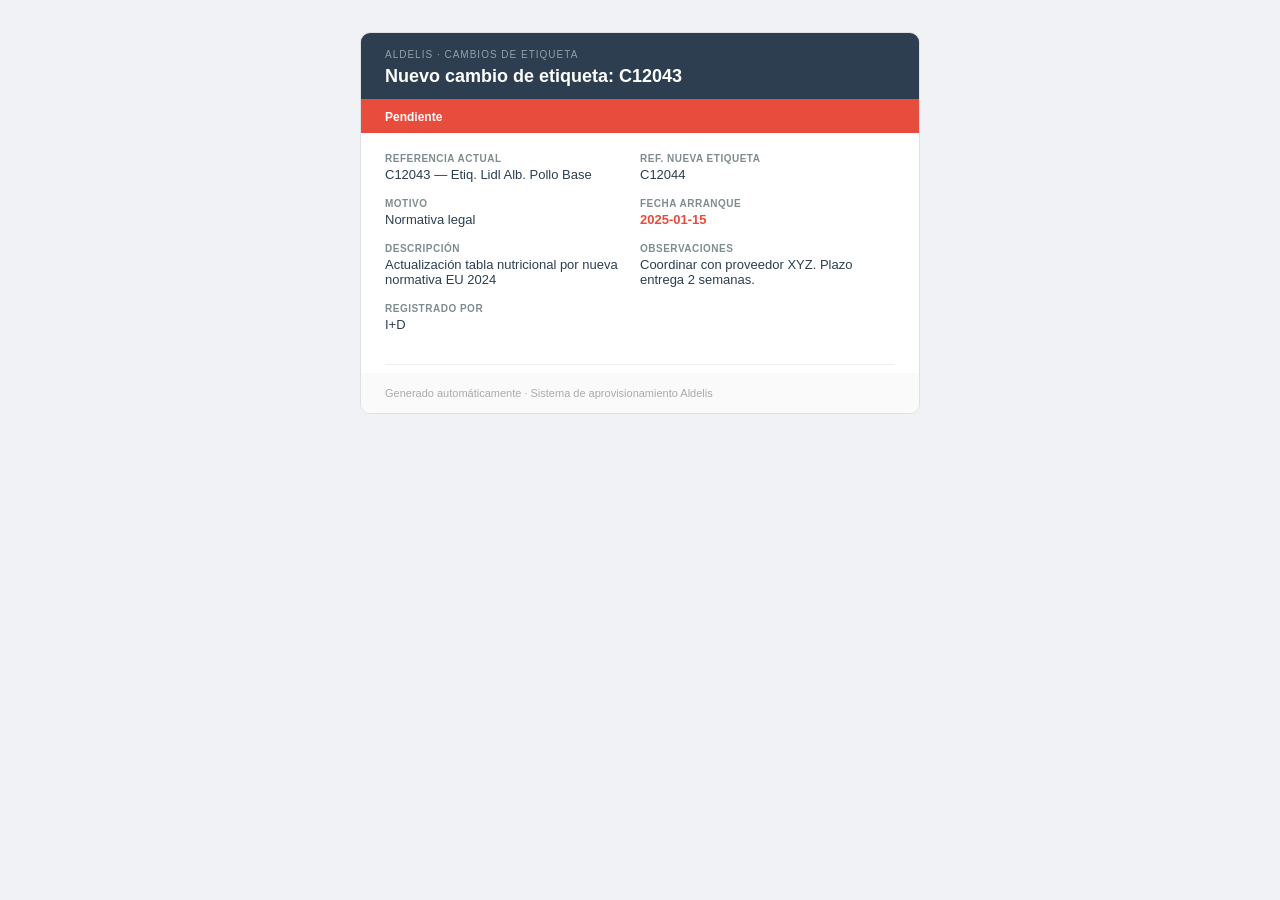
<file: email_preview.html>
<!DOCTYPE html>
<html>
<body style="margin:0;padding:0;background:#F0F2F5;font-family:Arial,sans-serif;">
<table width="100%" cellpadding="0" cellspacing="0" style="background:#F0F2F5;padding:32px 0;">
  <tr><td align="center">
    <table width="560" cellpadding="0" cellspacing="0"
           style="background:white;border-radius:10px;overflow:hidden;border:1px solid #E0E0E0;">

      <!-- Cabecera oscura -->
      <tr>
        <td style="background:#2C3E50;padding:16px 24px 12px;">
          <div style="font-size:10px;color:rgba(255,255,255,0.5);text-transform:uppercase;
                      letter-spacing:0.1em;margin-bottom:6px;">
            Aldelis · Cambios de Etiqueta
          </div>
          <div style="font-size:18px;font-weight:700;color:white;">
            Nuevo cambio de etiqueta: C12043
          </div>
        </td>
      </tr>

      <!-- Barra de estado -->
      <tr>
        <td style="background:#E74C3C;padding:8px 24px;">
          <span style="font-size:12px;font-weight:600;color:white;">Pendiente</span>
        </td>
      </tr>

      <!-- Campos en grid 2 columnas -->
      <tr>
        <td style="padding:20px 24px 8px;">
          <table width="100%" cellpadding="0" cellspacing="0">
            <tr>
              <td style="padding:0 12px 16px 0;vertical-align:top;width:50%;">
                <div style="font-size:10px;font-weight:600;color:#7F8C8D;text-transform:uppercase;
                            letter-spacing:0.05em;margin-bottom:3px;">Referencia actual</div>
                <div style="font-size:13px;color:#2C3E50;">C12043 — Etiq. Lidl Alb. Pollo Base</div>
              </td>
              <td style="padding:0 0 16px 0;vertical-align:top;width:50%;">
                <div style="font-size:10px;font-weight:600;color:#7F8C8D;text-transform:uppercase;
                            letter-spacing:0.05em;margin-bottom:3px;">Ref. nueva etiqueta</div>
                <div style="font-size:13px;color:#2C3E50;">C12044</div>
              </td>
            </tr>
            <tr>
              <td style="padding:0 12px 16px 0;vertical-align:top;width:50%;">
                <div style="font-size:10px;font-weight:600;color:#7F8C8D;text-transform:uppercase;
                            letter-spacing:0.05em;margin-bottom:3px;">Motivo</div>
                <div style="font-size:13px;color:#2C3E50;">Normativa legal</div>
              </td>
              <td style="padding:0 0 16px 0;vertical-align:top;width:50%;">
                <div style="font-size:10px;font-weight:600;color:#7F8C8D;text-transform:uppercase;
                            letter-spacing:0.05em;margin-bottom:3px;">Fecha arranque</div>
                <div style="font-size:13px;color:#E74C3C;font-weight:600;">2025-01-15</div>
              </td>
            </tr>
            <tr>
              <td style="padding:0 12px 16px 0;vertical-align:top;width:50%;">
                <div style="font-size:10px;font-weight:600;color:#7F8C8D;text-transform:uppercase;
                            letter-spacing:0.05em;margin-bottom:3px;">Descripción</div>
                <div style="font-size:13px;color:#2C3E50;">Actualización tabla nutricional por nueva normativa EU 2024</div>
              </td>
              <td style="padding:0 0 16px 0;vertical-align:top;width:50%;">
                <div style="font-size:10px;font-weight:600;color:#7F8C8D;text-transform:uppercase;
                            letter-spacing:0.05em;margin-bottom:3px;">Observaciones</div>
                <div style="font-size:13px;color:#2C3E50;">Coordinar con proveedor XYZ. Plazo entrega 2 semanas.</div>
              </td>
            </tr>
            <tr>
              <td style="padding:0 12px 16px 0;vertical-align:top;width:50%;">
                <div style="font-size:10px;font-weight:600;color:#7F8C8D;text-transform:uppercase;
                            letter-spacing:0.05em;margin-bottom:3px;">Registrado por</div>
                <div style="font-size:13px;color:#2C3E50;">I+D</div>
              </td>
              <td style="width:50%;"></td>
            </tr>
          </table>
        </td>
      </tr>

      <!-- Divider -->
      <tr><td style="padding:0 24px;"><hr style="border:none;border-top:1px solid #F0F0F0;"></td></tr>

      <!-- Footer -->
      <tr>
        <td style="padding:14px 24px;background:#FAFAFA;">
          <div style="font-size:11px;color:#AAA;">
            Generado automáticamente · Sistema de aprovisionamiento Aldelis
          </div>
        </td>
      </tr>

    </table>
  </td></tr>
</table>
</body>
</html>
</file>
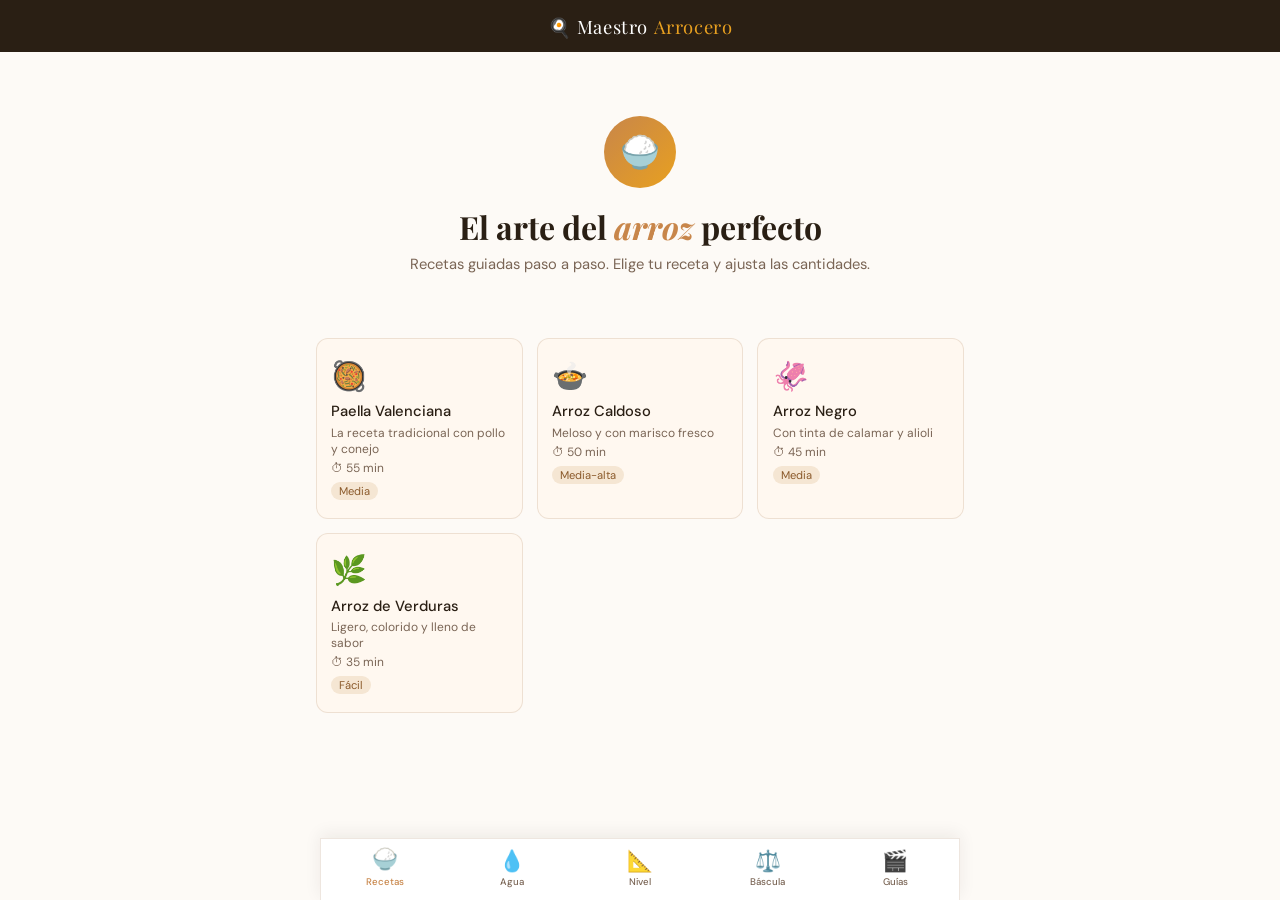
<file: maestro-arrocero.html>
<!DOCTYPE html>
<html lang="es">
<head>
<meta charset="UTF-8">
<meta name="viewport" content="width=device-width, initial-scale=1.0, user-scalable=no">
<title>Maestro Arrocero</title>
<link rel="preconnect" href="https://fonts.googleapis.com">
<link href="https://fonts.googleapis.com/css2?family=Playfair+Display:ital,wght@0,700;1,400&family=DM+Sans:wght@300;400;500&display=swap" rel="stylesheet">


<!-- ============================================================
  CSS — dividido en secciones con comentarios claros
  Orden: Variables → Reset → Layout → Componentes → Pantallas
============================================================ -->
<style>

/* ── 1. VARIABLES Y RESET ─────────────────────────────────── */
:root {
  --rice:       #C8864A;
  --rice-dark:  #8B5A2B;
  --rice-light: #F5E6D3;
  --water:      #3A7CA5;
  --water-light:#EAF4FB;
  --saffron:    #E8A020;
  --bg:         #FDFAF6;
  --surface:    #FFF8F0;
  --text:       #2A1F14;
  --text-muted: #7A6555;
  --border:     rgba(139,90,43,0.15);
  --success:    #4A7C59;
  --danger:     #b5372a;
  --r:          12px;
}
*, *::before, *::after { box-sizing: border-box; margin: 0; padding: 0; }
body {
  font-family: 'DM Sans', sans-serif;
  background: var(--bg);
  color: var(--text);
  min-height: 100vh;
  overflow-x: hidden;
}

/* ── 2. NAVEGACIÓN ────────────────────────────────────────── */
nav {
  background: var(--text);
  color: #fff;
  display: flex;
  align-items: center;
  justify-content: center;
  padding: 0 1.25rem;
  height: 52px;
  position: sticky;
  top: 0;
  z-index: 100;
}
.nav-logo {
  font-family: 'Playfair Display', serif;
  font-size: 1.15rem;
  letter-spacing: .03em;
  display: flex;
  align-items: center;
  gap: 6px;
}
.nav-logo span { color: var(--saffron); }

/* Barra de tabs inferior — estilo app nativa */
.bottom-nav {
  position: fixed;
  bottom: 0;
  left: 0;
  right: 0;
  height: 62px;
  background: #fff;
  border-top: 1px solid var(--border);
  display: flex;
  align-items: stretch;
  z-index: 100;
  box-shadow: 0 -4px 16px rgba(42,31,20,.07);
}
.bottom-tab {
  flex: 1;
  display: flex;
  flex-direction: column;
  align-items: center;
  justify-content: center;
  gap: 3px;
  background: none;
  border: none;
  cursor: pointer;
  padding: 6px 2px;
  color: var(--text-muted);
  font-family: 'DM Sans', sans-serif;
  font-size: .6rem;
  font-weight: 500;
  transition: color .15s;
  -webkit-tap-highlight-color: transparent;
}
.bottom-tab .bt-icon {
  font-size: 1.3rem;
  line-height: 1;
  transition: transform .15s;
}
.bottom-tab:hover  { color: var(--rice); }
.bottom-tab.active { color: var(--rice); }
.bottom-tab.active .bt-icon { transform: translateY(-2px); }

/* ── 3. PANTALLAS ─────────────────────────────────────────── */
.screen { display: none; padding: 1.5rem 1rem 5rem; max-width: 680px; margin: 0 auto; }
.screen.active { display: block; }

/* ── 4. COMPONENTES REUTILIZABLES ─────────────────────────── */

/* Títulos de sección */
.section-title { font-family: 'Playfair Display', serif; font-size: 1.4rem; margin-bottom: 1.1rem; }
.section-title span { color: var(--rice); }

/* Etiquetas e inputs */
label { display: block; font-size: .83rem; color: var(--text-muted); margin-bottom: 4px; font-weight: 500; }
input[type=number],
input[type=text],
select {
  width: 100%;
  padding: 9px 12px;
  border: 1px solid var(--border);
  border-radius: 8px;
  font-family: 'DM Sans', sans-serif;
  font-size: .93rem;
  background: #fff;
  color: var(--text);
  outline: none;
  transition: border-color .2s;
  margin-bottom: .875rem;
}
input:focus, select:focus { border-color: var(--rice); }
input[readonly] { background: #f8f4f0; color: var(--text-muted); }

/* Slider */
input[type=range] { width: 100%; accent-color: var(--rice); margin: .2rem 0 .875rem; }
.slider-row { display: flex; align-items: center; gap: 10px; margin-bottom: .5rem; }
.slider-row span { min-width: 28px; font-weight: 500; color: var(--rice); font-size: 1.05rem; }

/* Botones */
.btn {
  display: inline-flex;
  align-items: center;
  justify-content: center;
  gap: 6px;
  background: var(--rice);
  color: #fff;
  border: none;
  border-radius: 8px;
  padding: 11px 20px;
  font-family: 'DM Sans', sans-serif;
  font-size: .88rem;
  font-weight: 500;
  cursor: pointer;
  transition: background .2s;
}
.btn:hover         { background: var(--rice-dark); }
.btn:disabled      { opacity: .4; cursor: not-allowed; }
.btn-sm            { padding: 6px 12px; font-size: .78rem; }
.btn-full          { width: 100%; }
.btn-secondary     { background: transparent; color: var(--rice); border: 1.5px solid var(--rice); }
.btn-secondary:hover { background: var(--rice-light); }
.btn-water         { background: var(--water); }
.btn-water:hover   { background: #2c6080; }
.btn-danger        { background: var(--danger); }
.btn-danger:hover  { background: #8c2920; }
.btn-ghost         { background: transparent; color: var(--text-muted); border: 1px solid var(--border); }
.btn-ghost:hover   { background: var(--surface); }

/* Caja de resultado */
.result-box { background: var(--surface); border: 1px solid var(--border); border-radius: var(--r); padding: 1.1rem; margin-top: .875rem; }
.result-box h4 { font-size: .75rem; color: var(--text-muted); margin-bottom: .2rem; text-transform: uppercase; letter-spacing: .08em; }
.result-value { font-size: 2rem; font-family: 'Playfair Display', serif; color: var(--rice); }
.result-value small { font-size: .9rem; color: var(--text-muted); font-family: 'DM Sans', sans-serif; }
.result-grid { display: grid; grid-template-columns: 1fr 1fr; gap: .875rem; }
.result-tip { font-size: .8rem; color: var(--text-muted); margin-top: .4rem; line-height: 1.5; }

/* Línea divisoria */
.divider { border: none; border-top: 1px solid var(--border); margin: 1.25rem 0; }

/* Nota / texto secundario */
.note { font-size: .8rem; color: var(--text-muted); line-height: 1.6; }

/* Fila info (clave: valor) */
.info-row { display: flex; justify-content: space-between; align-items: center; padding: 7px 0; border-bottom: 1px solid var(--border); font-size: .87rem; }
.info-row:last-child { border-bottom: none; }
.info-row .lbl { color: var(--text-muted); }
.info-row .val { font-weight: 500; }

/* Badges */
.tag-ok      { background: #e6f4ec; color: var(--success); padding: 2px 10px; border-radius: 20px; font-size: .75rem; }
.tag-pending { background: var(--rice-light); color: var(--rice-dark); padding: 2px 10px; border-radius: 20px; font-size: .75rem; }

/* Estado vacío */
.empty-state { text-align: center; padding: 2rem 1rem; color: var(--text-muted); font-size: .88rem; }
.empty-state .es-icon { font-size: 2.5rem; margin-bottom: .75rem; }

/* Tabs internos */
.inner-tabs { display: flex; gap: 4px; margin-bottom: 1.25rem; flex-wrap: wrap; }
.inner-tab {
  background: transparent;
  border: 1.5px solid var(--border);
  border-radius: 8px;
  padding: 6px 14px;
  font-size: .8rem;
  cursor: pointer;
  font-family: 'DM Sans', sans-serif;
  color: var(--text-muted);
  transition: all .15s;
}
.inner-tab.active { border-color: var(--rice); background: var(--rice-light); color: var(--rice-dark); }

/* ── 5. PANTALLA: HOME ────────────────────────────────────── */
.hero { text-align: center; padding: 2.5rem 0 2rem; }
.hero-grain {
  width: 72px; height: 72px;
  background: linear-gradient(135deg, var(--rice), var(--saffron));
  border-radius: 50%;
  display: flex; align-items: center; justify-content: center;
  font-size: 2rem;
  margin: 0 auto 1.25rem;
}
.hero h1 { font-family: 'Playfair Display', serif; font-size: 2rem; line-height: 1.2; margin-bottom: .5rem; }
.hero h1 em { color: var(--rice); font-style: italic; }
.hero p { color: var(--text-muted); font-size: .92rem; margin-bottom: 2rem; }

.recipe-grid { display: grid; grid-template-columns: repeat(auto-fill, minmax(160px,1fr)); gap: .875rem; }
.recipe-card {
  background: var(--surface);
  border: 1px solid var(--border);
  border-radius: var(--r);
  padding: 1.1rem .9rem;
  cursor: pointer;
  transition: transform .15s, box-shadow .15s;
}
.recipe-card:hover { transform: translateY(-3px); box-shadow: 0 8px 24px rgba(42,31,20,.1); }
.recipe-card .emoji { font-size: 1.8rem; margin-bottom: .4rem; }
.recipe-card h3 { font-size: .92rem; font-weight: 500; margin-bottom: .2rem; }
.recipe-card .meta { font-size: .75rem; color: var(--text-muted); }
.recipe-card .difficulty { display: inline-block; margin-top: .4rem; font-size: .7rem; padding: 2px 8px; border-radius: 20px; background: var(--rice-light); color: var(--rice-dark); }

/* ── 6. PANTALLA: RECETA ──────────────────────────────────── */
.step-header { display: flex; align-items: flex-start; gap: .875rem; margin-bottom: 1.25rem; background: var(--surface); border: 1px solid var(--border); border-radius: var(--r); padding: 1rem; }
.step-header h2 { font-family: 'Playfair Display', serif; font-size: 1.1rem; }
.comensales-badge { margin-left: auto; background: var(--rice-light); color: var(--rice-dark); font-size: .75rem; padding: 4px 10px; border-radius: 20px; white-space: nowrap; flex-shrink: 0; }

.progress-bar { height: 4px; background: var(--border); border-radius: 2px; margin-bottom: 1.25rem; overflow: hidden; }
.progress-fill { height: 100%; background: var(--rice); border-radius: 2px; transition: width .4s ease; }

.step-card { background: #fff; border: 1px solid var(--border); border-radius: var(--r); overflow: hidden; margin-bottom: 1rem; }
.step-inner { display: flex; }
.step-num { background: var(--rice); color: #fff; font-family: 'Playfair Display', serif; font-size: 1.4rem; width: 48px; display: flex; align-items: center; justify-content: center; flex-shrink: 0; }
.step-body { padding: .875rem; flex: 1; }
.step-body h3 { font-size: .93rem; font-weight: 500; margin-bottom: .2rem; }
.step-body p { font-size: .85rem; color: var(--text-muted); line-height: 1.6; }
.step-timing { font-size: .75rem; background: var(--rice-light); color: var(--rice-dark); padding: 2px 8px; border-radius: 20px; display: inline-block; margin-top: .4rem; }
.step-ingredients { background: var(--rice-light); border-top: 1px solid var(--border); padding: .65rem .875rem; font-size: .82rem; color: var(--rice-dark); line-height: 1.7; }

.step-nav { display: flex; gap: .75rem; align-items: center; margin-top: 1.1rem; }
.step-counter { flex: 1; text-align: center; font-size: .82rem; color: var(--text-muted); }

/* Botón Instagram reel */
.reel-btn {
  display: inline-flex;
  align-items: center;
  gap: 6px;
  background: linear-gradient(135deg, #f09433, #e6683c, #dc2743, #cc2366, #bc1888);
  color: #fff;
  border: none;
  border-radius: 8px;
  padding: 7px 14px;
  font-family: 'DM Sans', sans-serif;
  font-size: .78rem;
  font-weight: 500;
  cursor: pointer;
  text-decoration: none;
  white-space: nowrap;
}
.reel-btn:hover { opacity: .88; }
.recipe-card .reel-btn { display: block; margin-top: .5rem; font-size: .72rem; padding: 5px 10px; text-align: center; }

.ing-list { list-style: none; }
.ing-list li { display: flex; justify-content: space-between; padding: 9px 0; border-bottom: 1px solid var(--border); font-size: .9rem; }
.ing-list li:last-child { border-bottom: none; }
.ing-amount { font-weight: 500; color: var(--rice); }

/* ── 7. PANTALLA: AGUA ────────────────────────────────────── */

/* Selector tipo de arroz */
.water-type-grid { display: grid; grid-template-columns: repeat(3,1fr); gap: .6rem; margin-bottom: 1.1rem; }
.water-type-btn {
  background: var(--surface);
  border: 1.5px solid var(--border);
  border-radius: 10px;
  padding: .65rem .4rem;
  text-align: center;
  cursor: pointer;
  font-family: 'DM Sans', sans-serif;
  font-size: .75rem;
  color: var(--text);
  transition: all .15s;
  line-height: 1.4;
}
.water-type-btn .wt-emoji { font-size: 1.3rem; display: block; margin-bottom: 3px; }
.water-type-btn .wt-ratio { font-size: .68rem; color: var(--text-muted); display: block; margin-top: 2px; }
.water-type-btn.selected { border-color: var(--water); background: var(--water-light); color: var(--water); }
.water-type-btn.selected .wt-ratio { color: var(--water); }

/* Tarjetas de equipo */
.profiles-list { display: flex; flex-direction: column; gap: .6rem; margin-bottom: 1rem; }
.profile-card {
  background: #fff;
  border: 1.5px solid var(--border);
  border-radius: var(--r);
  padding: .875rem 1rem;
  display: flex;
  align-items: center;
  gap: .75rem;
  cursor: pointer;
  transition: all .15s;
}
.profile-card:hover { border-color: var(--rice); }
.profile-card.active-profile { border-color: var(--rice); background: var(--rice-light); }
.profile-icon { font-size: 1.6rem; flex-shrink: 0; }
.profile-info { flex: 1; min-width: 0; }
.profile-name { font-size: .9rem; font-weight: 500; margin-bottom: 1px; overflow: hidden; text-overflow: ellipsis; white-space: nowrap; }
.profile-meta { font-size: .75rem; color: var(--text-muted); }
.profile-badge { font-size: .7rem; padding: 2px 8px; border-radius: 20px; white-space: nowrap; flex-shrink: 0; }
.profile-badge.ok      { background: #e6f4ec; color: var(--success); }
.profile-badge.pending { background: var(--rice-light); color: var(--rice-dark); }
.profile-actions { display: flex; gap: 6px; flex-shrink: 0; }

/* Formulario de equipo */
.equip-form { background: var(--surface); border: 1px solid var(--border); border-radius: var(--r); padding: 1.1rem; margin-bottom: 1rem; }
.equip-form h4 { font-family: 'Playfair Display', serif; font-size: 1rem; margin-bottom: .875rem; }
.form-row { display: grid; grid-template-columns: 1fr 1fr; gap: .75rem; }

.size-presets { display: flex; gap: 6px; margin-bottom: .875rem; flex-wrap: wrap; }
.size-preset {
  background: var(--surface);
  border: 1px solid var(--border);
  border-radius: 6px;
  padding: 4px 10px;
  font-size: .75rem;
  cursor: pointer;
  font-family: 'DM Sans', sans-serif;
  color: var(--text-muted);
  transition: all .15s;
}
.size-preset:hover { border-color: var(--rice); color: var(--rice); }
.size-preset.sel   { border-color: var(--rice); background: var(--rice-light); color: var(--rice-dark); }

.burner-grid { display: grid; grid-template-columns: repeat(3,1fr); gap: .5rem; margin-bottom: .875rem; }
.burner-btn {
  background: var(--surface);
  border: 1.5px solid var(--border);
  border-radius: 8px;
  padding: .55rem .3rem;
  text-align: center;
  cursor: pointer;
  font-family: 'DM Sans', sans-serif;
  font-size: .72rem;
  color: var(--text-muted);
  transition: all .15s;
}
.burner-btn .b-emoji { font-size: 1.2rem; display: block; margin-bottom: 2px; }
.burner-btn.sel { border-color: var(--rice); background: var(--rice-light); color: var(--rice-dark); }

/* Calibración — caja informativa */
.cal-box { background: var(--water-light); border: 1px solid rgba(58,124,165,.2); border-radius: var(--r); padding: 1.1rem; margin-bottom: 1.1rem; }
.cal-box h4 { color: var(--water); font-size: .9rem; margin-bottom: .6rem; font-weight: 500; }
.cal-box p { font-size: .82rem; color: #4a6f85; line-height: 1.6; margin-bottom: .5rem; }

/* Calibración — cronómetro */
.countdown-wrap { text-align: center; padding: 1.5rem 0; }
.countdown-circle {
  width: 200px; height: 200px;
  border-radius: 50%;
  border: 6px solid var(--border);
  margin: 0 auto 1.5rem;
  display: flex; align-items: center; justify-content: center;
  position: relative;
  background: #fff;
}
.countdown-circle svg { position: absolute; inset: 0; width: 100%; height: 100%; transform: rotate(-90deg); }
.countdown-circle svg circle { fill: none; stroke-width: 6; stroke-linecap: round; }
.countdown-circle svg .track { stroke: var(--rice-light); }
.countdown-circle svg .fill  { stroke: var(--rice); transition: stroke-dashoffset 1s linear; }
.countdown-time { font-family: 'Playfair Display', serif; font-size: 2.8rem; color: var(--text); position: relative; z-index: 1; line-height: 1; }
.countdown-time small { font-family: 'DM Sans', sans-serif; font-size: .75rem; color: var(--text-muted); display: block; margin-top: 4px; }
.countdown-state { font-size: .88rem; color: var(--text-muted); margin-bottom: 1.5rem; }

/* Calibración — medición final */
.measure-form { background: var(--surface); border: 1px solid var(--border); border-radius: var(--r); padding: 1.25rem; }
.measure-form h4 { font-family: 'Playfair Display', serif; font-size: 1.1rem; margin-bottom: .25rem; }
.measure-form p { font-size: .83rem; color: var(--text-muted); margin-bottom: 1rem; line-height: 1.6; }
.measure-row { display: grid; grid-template-columns: 1fr 1fr; gap: .75rem; }
.evap-result { background: var(--water-light); border: 1px solid rgba(58,124,165,.2); border-radius: var(--r); padding: 1rem; margin-top: 1rem; text-align: center; }
.evap-val   { font-family: 'Playfair Display', serif; font-size: 1.8rem; color: var(--water); }
.evap-label { font-size: .78rem; color: #4a6f85; margin-top: 2px; }
.evap-badge { display: inline-block; background: rgba(74,124,89,.15); color: var(--success); padding: 3px 12px; border-radius: 20px; font-size: .8rem; font-weight: 500; margin-top: .5rem; }

/* Alerta modal */
.alert-overlay { position: fixed; inset: 0; background: rgba(0,0,0,.6); display: flex; align-items: center; justify-content: center; z-index: 200; padding: 1rem; }
.alert-box { background: #fff; border-radius: 16px; padding: 2rem 1.5rem; max-width: 360px; width: 100%; text-align: center; }
.alert-box .alert-icon { font-size: 3rem; margin-bottom: 1rem; }
.alert-box h3 { font-family: 'Playfair Display', serif; font-size: 1.3rem; margin-bottom: .75rem; }
.alert-box p { font-size: .88rem; color: var(--text-muted); line-height: 1.6; margin-bottom: 1.25rem; }

/* ── 7b. TEMPORIZADOR DE PASO ─────────────────────────────── */
.step-timer {
  display: flex;
  align-items: center;
  gap: .75rem;
  background: var(--surface);
  border: 1px solid var(--border);
  border-radius: 10px;
  padding: .75rem 1rem;
  margin-top: .75rem;
}
.step-timer-display {
  font-family: 'Playfair Display', serif;
  font-size: 1.6rem;
  color: var(--text);
  min-width: 68px;
  line-height: 1;
}
.step-timer-display.running { color: var(--rice); }
.step-timer-display.done    { color: var(--success); }
.step-timer-label { font-size: .75rem; color: var(--text-muted); flex: 1; }
.step-timer-bar-wrap { height: 3px; background: var(--border); border-radius: 2px; margin-top: 3px; }
.step-timer-bar { height: 100%; background: var(--rice); border-radius: 2px; transition: width 1s linear; }

/* ── 7c. MODAL COMPARTIR ──────────────────────────────────── */
.share-overlay { position: fixed; inset: 0; background: rgba(0,0,0,.55); display: flex; align-items: flex-end; justify-content: center; z-index: 200; padding: 0; }
.share-sheet {
  background: #fff;
  border-radius: 20px 20px 0 0;
  padding: 1.5rem 1.25rem 2rem;
  width: 100%;
  max-width: 480px;
  animation: slideUp .25s ease;
}
@keyframes slideUp { from { transform: translateY(100%); } to { transform: translateY(0); } }
.share-sheet h3 { font-family: 'Playfair Display', serif; font-size: 1.1rem; margin-bottom: 1rem; }
.share-options { display: grid; grid-template-columns: 1fr 1fr; gap: .6rem; margin-bottom: 1rem; }
.share-opt {
  background: var(--surface);
  border: 1.5px solid var(--border);
  border-radius: 10px;
  padding: .875rem .75rem;
  text-align: center;
  cursor: pointer;
  font-family: 'DM Sans', sans-serif;
  font-size: .82rem;
  color: var(--text);
  transition: all .15s;
}
.share-opt:hover { border-color: var(--rice); background: var(--rice-light); }
.share-opt .so-icon { font-size: 1.5rem; display: block; margin-bottom: 4px; }
.share-preview {
  background: var(--surface);
  border: 1px solid var(--border);
  border-radius: 10px;
  padding: 1rem;
  font-size: .8rem;
  color: var(--text-muted);
  line-height: 1.7;
  max-height: 180px;
  overflow-y: auto;
  margin-bottom: 1rem;
  white-space: pre-wrap;
  word-break: break-word;
}
.share-actions { display: flex; gap: .6rem; }

/* ── 8. PANTALLA: NIVELADOR ───────────────────────────────── */
.level-container { display: flex; flex-direction: column; align-items: center; padding: .5rem 0; gap: 1.25rem; }

.paella-view { position: relative; width: 240px; height: 240px; }
.paella-dish {
  width: 240px; height: 240px;
  border-radius: 50%;
  background: radial-gradient(ellipse at 40% 35%, #d4956a, #8B5A2B 70%, #5a3318);
  border: 6px solid #6B3D1E;
  position: relative;
  overflow: hidden;
  box-shadow: 0 8px 32px rgba(42,31,20,.3);
}
.rice-surface { position: absolute; inset: 0; background: radial-gradient(ellipse at 45% 40%, #d4a876 0%, #b8834a 40%, #8B5A2B 80%); border-radius: 50%; }
/* Burbuja — doble de tamaño (56 → 112px), punto interior proporcionado */
.water-bubble { position: absolute; width: 112px; height: 112px; left: 50%; top: 50%; border-radius: 50%; background: rgba(58,124,165,.35); border: 3px solid rgba(58,124,165,.65); display: flex; align-items: center; justify-content: center; }
.bubble-center { width: 28px; height: 28px; border-radius: 50%; background: var(--water); }
.crosshair { position: absolute; width: 240px; height: 240px; left: 0; top: 0; pointer-events: none; }

.level-angle { font-family: 'Playfair Display', serif; font-size: 2.2rem; color: var(--text); text-align: center; }
.level-angle small { font-family: 'DM Sans', sans-serif; font-size: .9rem; color: var(--text-muted); display: block; }
.level-status { padding: 9px 22px; border-radius: 20px; font-size: .88rem; font-weight: 500; text-align: center; }
.level-status.ok   { background: #e6f4ec; color: var(--success); }
.level-status.warn { background: var(--rice-light); color: var(--rice-dark); }
.level-status.bad  { background: #fdecea; color: var(--danger); }
.sensor-denied { background: #fdecea; border: 1px solid rgba(181,55,42,.2); border-radius: var(--r); padding: 1.1rem; text-align: center; width: 100%; }
.sensor-denied p { color: var(--danger); font-size: .87rem; line-height: 1.6; }

/* Botones de punto 0 */
.zero-actions { display: flex; gap: .6rem; width: 100%; }

/* ── 10. PANTALLA: INSTRUCCIONES ──────────────────────────── */
.instructions-list { display: flex; flex-direction: column; gap: 1.25rem; }
.instruction-card { background: #fff; border: 1px solid var(--border); border-radius: var(--r); overflow: hidden; }
.instruction-card-header { display: flex; align-items: center; gap: .875rem; padding: 1rem; cursor: pointer; }
.instruction-card-header:hover { background: var(--surface); }
.instruction-icon { font-size: 1.8rem; flex-shrink: 0; }
.instruction-info { flex: 1; }
.instruction-info h3 { font-size: .95rem; font-weight: 500; margin-bottom: 2px; }
.instruction-info p  { font-size: .78rem; color: var(--text-muted); line-height: 1.5; }
.instruction-chevron { font-size: .9rem; color: var(--text-muted); transition: transform .2s; }
.instruction-chevron.open { transform: rotate(180deg); }
.instruction-video { display: none; }
.instruction-video.open { display: block; }
.instruction-video iframe {
  width: 100%;
  aspect-ratio: 16 / 9;
  border: none;
  display: block;
}
.instruction-desc {
  padding: .875rem 1rem 1rem;
  font-size: .83rem;
  color: var(--text-muted);
  line-height: 1.6;
  border-top: 1px solid var(--border);
}

/* ── 11. PANTALLA: BÁSCULA ────────────────────────────────── */
.scale-experimental-badge {
  display: inline-flex;
  align-items: center;
  gap: 5px;
  background: #fff3cd;
  color: #856404;
  border: 1px solid #ffc107;
  border-radius: 20px;
  padding: 3px 12px;
  font-size: .75rem;
  font-weight: 500;
  margin-bottom: 1rem;
}
.scale-pad {
  background: #fff;
  border: 2px dashed var(--border);
  border-radius: var(--r);
  aspect-ratio: 1;
  max-width: 320px;
  width: 100%;
  margin: 0 auto;
  display: flex;
  flex-direction: column;
  align-items: center;
  justify-content: center;
  gap: .5rem;
  cursor: pointer;
  user-select: none;
  -webkit-user-select: none;
  position: relative;
  overflow: hidden;
  transition: border-color .2s, background .2s;
}
.scale-pad.active {
  border-color: var(--rice);
  border-style: solid;
  background: var(--rice-light);
}
.scale-pad.calibrating {
  border-color: var(--water);
  border-style: solid;
  background: var(--water-light);
}
.scale-pad-icon { font-size: 3rem; }
.scale-pad-hint { font-size: .82rem; color: var(--text-muted); text-align: center; padding: 0 1rem; }
.scale-reading {
  text-align: center;
  margin: 1rem auto 0;
  max-width: 320px;
  width: 100%;
}
.scale-value {
  font-family: 'Playfair Display', serif;
  font-size: 3.5rem;
  color: var(--text);
  line-height: 1;
}
.scale-value.has-weight { color: var(--rice); }
.scale-value small { font-family: 'DM Sans', sans-serif; font-size: 1.2rem; color: var(--text-muted); }
.scale-raw { font-size: .75rem; color: var(--text-muted); margin-top: 4px; }

.scale-cal-steps { display: flex; flex-direction: column; gap: .75rem; margin-top: 1rem; }
.scale-cal-step {
  background: var(--surface);
  border: 1px solid var(--border);
  border-radius: var(--r);
  padding: .875rem 1rem;
  display: flex;
  align-items: center;
  gap: .875rem;
}
.scale-cal-step.done  { border-color: var(--success); background: #e6f4ec; }
.scale-cal-step.active-step { border-color: var(--water); background: var(--water-light); }
.scale-cal-num {
  width: 28px; height: 28px;
  border-radius: 50%;
  background: var(--border);
  display: flex; align-items: center; justify-content: center;
  font-size: .8rem; font-weight: 500; flex-shrink: 0;
}
.scale-cal-step.done .scale-cal-num  { background: var(--success); color: #fff; }
.scale-cal-step.active-step .scale-cal-num { background: var(--water); color: #fff; }
.scale-cal-info { flex: 1; font-size: .83rem; }
.scale-cal-info strong { display: block; margin-bottom: 2px; }
.scale-cal-info span { color: var(--text-muted); font-size: .78rem; }
.scale-disclaimer {
  background: #fff3cd;
  border: 1px solid #ffc107;
  border-radius: var(--r);
  padding: .875rem 1rem;
  font-size: .78rem;
  color: #856404;
  line-height: 1.6;
  margin-top: 1rem;
}
@media (max-width: 420px) {
  .recipe-grid  { grid-template-columns: 1fr 1fr; }
  .result-grid  { grid-template-columns: 1fr; }
  .measure-row  { grid-template-columns: 1fr; }
  .form-row     { grid-template-columns: 1fr; }
}
@media (min-width: 680px) {
  .bottom-nav { max-width: 680px; left: 50%; transform: translateX(-50%); border-left: 1px solid var(--border); border-right: 1px solid var(--border); }
}

</style>
</head>
<body>


<!-- ============================================================
  HTML — una sección por pantalla
============================================================ -->

<!-- NAVEGACIÓN SUPERIOR — solo logo -->
<nav>
  <div class="nav-logo">🍳 Maestro <span>Arrocero</span></div>
</nav>

<!-- NAVEGACIÓN INFERIOR — tabs estilo app nativa -->
<div class="bottom-nav">
  <button class="bottom-tab active" id="btab-home" onclick="Nav.goTo('home')">
    <span class="bt-icon">🍚</span>Recetas
  </button>
  <button class="bottom-tab" id="btab-agua" onclick="Nav.goTo('agua')">
    <span class="bt-icon">💧</span>Agua
  </button>
  <button class="bottom-tab" id="btab-nivel" onclick="Nav.goTo('nivel')">
    <span class="bt-icon">📐</span>Nivel
  </button>
  <button class="bottom-tab" id="btab-bascula" onclick="Nav.goTo('bascula')">
    <span class="bt-icon">⚖️</span>Báscula
  </button>
  <button class="bottom-tab" id="btab-instrucciones" onclick="Nav.goTo('instrucciones')">
    <span class="bt-icon">🎬</span>Guías
  </button>
</div>

<!-- PANTALLA: HOME -->
<div id="screen-home" class="screen active">
  <div class="hero">
    <div class="hero-grain">🍚</div>
    <h1>El arte del <em>arroz</em> perfecto</h1>
    <p>Recetas guiadas paso a paso. Elige tu receta y ajusta las cantidades.</p>
  </div>
  <div class="recipe-grid" id="recipe-grid"></div>
</div>

<!-- PANTALLA: RECETA -->
<div id="screen-recipe" class="screen">
  <div class="inner-tabs">
    <button class="inner-tab active" onclick="Recipe.switchTab('guia')">Guía paso a paso</button>
    <button class="inner-tab"        onclick="Recipe.switchTab('ingredientes')">Ingredientes</button>
  </div>

  <!-- Tab: guía -->
  <div id="tab-guia">
    <div class="step-header">
      <div>
        <h2 id="recipe-title-step">—</h2>
        <div class="note" id="recipe-subtitle-step"></div>
      </div>
      <div style="display:flex;flex-direction:column;align-items:flex-end;gap:6px;flex-shrink:0;">
        <div class="comensales-badge" id="comensales-badge">4 personas</div>
        <a id="recipe-reel-btn" class="reel-btn" href="#" target="_blank" style="display:none">▶ Instagram</a>
      </div>
    </div>
    <div class="progress-bar"><div class="progress-fill" id="progress-fill" style="width:10%"></div></div>
    <div id="step-display"></div>
    <div class="step-nav">
      <button class="btn btn-secondary" id="btn-prev" onclick="Recipe.changeStep(-1)">← Anterior</button>
      <div class="step-counter" id="step-counter">Paso 1 de 8</div>
      <button class="btn" id="btn-next" onclick="Recipe.changeStep(1)">Siguiente →</button>
    </div>
  </div>

  <!-- Tab: ingredientes -->
  <div id="tab-ingredientes" style="display:none">
    <div style="display:flex;align-items:center;gap:1rem;margin-bottom:1.1rem;flex-wrap:wrap;">
      <div style="font-size:.83rem;color:var(--text-muted);font-weight:500;">Comensales:</div>
      <div class="slider-row" style="flex:1;min-width:160px;">
        <input type="range" min="1" max="20" value="4" id="comensal-slider" oninput="Recipe.updateComensales(this.value)">
        <span id="comensal-val">4</span>
      </div>
    </div>
    <ul class="ing-list" id="ing-list"></ul>
    <hr class="divider">
    <div class="result-box">
      <h4>Agua necesaria</h4>
      <div class="result-value" id="ing-agua">— <small>ml</small></div>
      <div class="result-tip"   id="ing-agua-tip">Selecciona un equipo calibrado en la sección Agua.</div>
    </div>
    <hr class="divider">
    <div style="display:flex;gap:.6rem;">
      <button class="btn btn-secondary" style="flex:1" onclick="Share.open()">↗ Compartir</button>
      <button class="btn" style="flex:2" onclick="Recipe.switchTab('guia')">Empezar a cocinar →</button>
    </div>
  </div>
</div>

<!-- MODAL: Compartir receta -->
<div id="share-overlay" class="share-overlay" style="display:none" onclick="Share.closeOnBackdrop(event)">
  <div class="share-sheet">
    <h3>Compartir</h3>
    <div class="share-options">
      <button class="share-opt" onclick="Share.prepare('ingredientes')">
        <span class="so-icon">🧺</span>Lista de ingredientes
      </button>
      <button class="share-opt" onclick="Share.prepare('receta')">
        <span class="so-icon">📋</span>Receta completa
      </button>
    </div>
    <div id="share-preview" class="share-preview" style="display:none"></div>
    <div class="share-actions" id="share-actions" style="display:none">
      <button class="btn btn-secondary" style="flex:1" onclick="Share.copy()">📋 Copiar</button>
      <button class="btn btn-water"     style="flex:1" onclick="Share.whatsapp()">💬 WhatsApp</button>
      <button class="btn btn-ghost btn-sm" onclick="Share.close()">✕</button>
    </div>
    <button class="btn btn-ghost btn-full" onclick="Share.close()" id="share-close-btn">Cancelar</button>
  </div>
</div>

<!-- PANTALLA: AGUA -->
<div id="screen-agua" class="screen">

  <!-- SECCIÓN A: Calculadora de agua -->
  <h2 class="section-title">Calculadora de <span>agua</span></h2>

  <div class="water-type-grid">
    <button class="water-type-btn selected" onclick="Water.selectType(this,'bomba',1.5)">
      <span class="wt-emoji">🌾</span>Bomba<span class="wt-ratio">ratio 1:1.5</span>
    </button>
    <button class="water-type-btn" onclick="Water.selectType(this,'redondo',1.2)">
      <span class="wt-emoji">⭕</span>Redondo<span class="wt-ratio">ratio 1:1.2</span>
    </button>
    <button class="water-type-btn" onclick="Water.selectType(this,'albufera',1.0)">
      <span class="wt-emoji">🏞️</span>Albufera<span class="wt-ratio">ratio 1:1.0</span>
    </button>
    <button class="water-type-btn" onclick="Water.selectType(this,'balilla',1.1)">
      <span class="wt-emoji">🌿</span>Balilla×Sollana<span class="wt-ratio">ratio 1:1.1</span>
    </button>
    <button class="water-type-btn" onclick="Water.selectType(this,'dinamita',1.6)">
      <span class="wt-emoji">💥</span>Dinamita<span class="wt-ratio">ratio 1:1.6</span>
    </button>
  </div>

  <label>Gramos de arroz</label>
  <input type="number" id="arroz-gramos" value="320" min="50" max="5000" oninput="Water.calc()">

  <label>O ajusta por comensales <span style="font-weight:300">(80 g/persona)</span></label>
  <div class="slider-row">
    <input type="range" min="1" max="20" value="4" id="agua-comensales"
      oninput="document.getElementById('agua-com-val').textContent=this.value;
               document.getElementById('arroz-gramos').value=this.value*80;
               Water.calc()">
    <span id="agua-com-val">4</span>
  </div>

  <div class="result-grid">
    <div class="result-box">
      <h4>Agua por ratio</h4>
      <div class="result-value" id="agua-std">480 <small>ml</small></div>
      <div class="result-tip"   id="agua-ratio-tip">Ratio 1:1.5 (Bomba)</div>
    </div>
    <div class="result-box">
      <h4>+ Evaporación calibrada</h4>
      <div class="result-value" id="agua-cal">— <small>ml</small></div>
      <div class="result-tip"   id="agua-evap-tip">Sin equipo activo calibrado</div>
    </div>
  </div>

  <hr class="divider">

  <!-- SECCIÓN B: Mis equipos -->
  <h2 class="section-title">Mis <span>equipos</span></h2>
  <div id="profiles-list" class="profiles-list"></div>

  <!-- Formulario nuevo/editar equipo (oculto por defecto) -->
  <div id="equip-form" style="display:none">
    <div class="equip-form">
      <h4 id="equip-form-title">Nuevo equipo</h4>

      <label>Nombre del equipo</label>
      <input type="text" id="eq-name" placeholder="ej. Paella grande de casa">

      <label>Diámetro de la paella</label>
      <div class="size-presets" id="size-presets">
        <button class="size-preset" onclick="Equipment.setDiam(26)">26 cm</button>
        <button class="size-preset" onclick="Equipment.setDiam(32)">32 cm</button>
        <button class="size-preset" onclick="Equipment.setDiam(38)">38 cm</button>
        <button class="size-preset" onclick="Equipment.setDiam(46)">46 cm</button>
        <button class="size-preset" onclick="Equipment.setDiam(55)">55 cm</button>
        <button class="size-preset" onclick="Equipment.setDiam(65)">65 cm</button>
      </div>
      <div class="form-row">
        <div>
          <label>Diámetro (cm)</label>
          <input type="number" id="eq-diam" placeholder="ej. 46" min="20" max="120" oninput="Equipment.clearDiamPreset()">
        </div>
        <div>
          <label>Capacidad estimada</label>
          <input type="text" id="eq-cap" readonly placeholder="—">
        </div>
      </div>

      <label>Tipo de quemador / fuego</label>
      <div class="burner-grid">
        <button class="burner-btn" onclick="Equipment.selectBurner(this,'paellero_gas','🔥')">
          <span class="b-emoji">🔥</span>Paellero gas
        </button>
        <button class="burner-btn" onclick="Equipment.selectBurner(this,'vitro','⚡')">
          <span class="b-emoji">⚡</span>Vitrocerámica
        </button>
        <button class="burner-btn" onclick="Equipment.selectBurner(this,'induccion','🧲')">
          <span class="b-emoji">🧲</span>Inducción
        </button>
        <button class="burner-btn" onclick="Equipment.selectBurner(this,'lena','🪵')">
          <span class="b-emoji">🪵</span>Leña
        </button>
        <button class="burner-btn" onclick="Equipment.selectBurner(this,'cocina_gas','🫧')">
          <span class="b-emoji">🫧</span>Cocina gas
        </button>
        <button class="burner-btn" onclick="Equipment.selectBurner(this,'otro','🍳')">
          <span class="b-emoji">🍳</span>Otro
        </button>
      </div>
      <input type="hidden" id="eq-burner">

      <div style="display:flex;gap:.75rem;margin-top:.5rem;">
        <button class="btn btn-ghost btn-sm" onclick="Equipment.hideForm()">Cancelar</button>
        <button class="btn btn-full" onclick="Equipment.save()">Guardar equipo</button>
      </div>
    </div>
  </div>

  <hr class="divider">

  <!-- SECCIÓN C: Calibración de evaporación -->
  <h2 class="section-title">Calibración de <span>evaporación</span></h2>

  <!-- Estado actual del equipo activo -->
  <div class="result-box" style="margin-top:0;margin-bottom:1rem">
    <div id="cal-status-content"></div>
  </div>

  <!-- Fase 1: Setup (instrucciones + arranque) -->
  <div id="cal-phase-setup">
    <div class="cal-box">
      <h4>🧪 Prueba de evaporación</h4>
      <p>Mide cuánta agua evapora tu equipo activo por minuto para sumarla automáticamente al cálculo de agua de cada receta.</p>
      <p><strong>Cómo hacerlo:</strong> llena la paella con agua (ej. 3 litros), pon el fuego a tope y pulsa iniciar. El cronómetro contará 15 minutos hacia atrás. Mantén la pantalla encendida.</p>
    </div>
    <label>Agua inicial que vas a poner (ml)</label>
    <input type="number" id="cal-agua-inicial-input" value="3000" min="500" max="15000">
    <button class="btn btn-water btn-full" id="btn-start-cal" onclick="Calibration.start()">▶ Iniciar prueba de calibración</button>
    <div style="margin-top:1rem">
      <button class="btn btn-secondary btn-full" onclick="Equipment.showForm(null)">+ Añadir nuevo equipo</button>
    </div>
  </div>

  <!-- Fase 2: Cronómetro corriendo -->
  <div id="cal-phase-running" style="display:none">
    <div class="countdown-wrap">
      <div class="countdown-circle">
        <svg viewBox="0 0 200 200">
          <circle class="track" cx="100" cy="100" r="91"/>
          <circle class="fill" id="cal-arc" cx="100" cy="100" r="91" stroke-dasharray="571.8" stroke-dashoffset="0"/>
        </svg>
        <div class="countdown-time">
          <span id="cal-time-display">15:00</span>
          <small>restantes</small>
        </div>
      </div>
      <div class="countdown-state" id="cal-state-text">🔥 Fuego al máximo — no apagues la pantalla</div>
      <button class="btn btn-danger" onclick="Calibration.cancel()">✕ Cancelar prueba</button>
    </div>
  </div>

  <!-- Fase 3: Medir agua restante -->
  <div id="cal-phase-measure" style="display:none">
    <div class="measure-form">
      <h4>Mide el agua restante</h4>
      <p>Apaga el fuego. Deja reposar 5 minutos y mide cuánta agua queda en la paella.</p>
      <div class="measure-row">
        <div>
          <label>Agua inicial (ml)</label>
          <input type="number" id="cal-agua-inicial-show" readonly>
        </div>
        <div>
          <label>Agua que queda (ml)</label>
          <input type="number" id="cal-agua-final" placeholder="ej. 2100" min="0" oninput="Calibration.calcEvap()">
        </div>
      </div>
      <div id="evap-result-box" style="display:none" class="evap-result">
        <div class="evap-val"   id="evap-val-display">—</div>
        <div class="evap-label">ml evaporados por minuto</div>
        <div class="evap-badge" id="evap-badge-txt">—</div>
      </div>
      <div style="margin-top:1rem;display:flex;gap:.75rem;">
        <button class="btn btn-secondary"        onclick="Calibration.cancel()">Cancelar</button>
        <button class="btn btn-full" id="btn-save-cal" onclick="Calibration.save()" disabled>Guardar calibración ✓</button>
      </div>
    </div>
  </div>
</div>

<!-- PANTALLA: NIVELADOR -->
<div id="screen-nivel" class="screen">
  <h2 class="section-title">Nivelador de <span>paella</span></h2>
  <p class="note" style="margin-bottom:1.25rem">Coloca el móvil sobre la paella. Pulsa <strong>Establecer punto 0</strong> para calibrar la posición de referencia de tu superficie.</p>

  <div class="level-container">
    <div class="paella-view">
      <div class="paella-dish" id="paella-dish">
        <div class="rice-surface"></div>
        <div class="water-bubble" id="water-bubble">
          <div class="bubble-center" id="bubble-center"></div>
        </div>
      </div>
      <svg class="crosshair" viewBox="0 0 240 240">
        <circle cx="120" cy="120" r="28" fill="none" stroke="rgba(255,255,255,.3)" stroke-width="1.5" stroke-dasharray="4 3"/>
        <circle cx="120" cy="120" r="56" fill="none" stroke="rgba(255,255,255,.15)" stroke-width="1"/>
        <line x1="120" y1="55"  x2="120" y2="185" stroke="rgba(255,255,255,.2)" stroke-width="1"/>
        <line x1="55"  y1="120" x2="185" y2="120" stroke="rgba(255,255,255,.2)" stroke-width="1"/>
      </svg>
    </div>

    <div class="level-angle">
      <span id="angle-val">0.0</span>°
      <small id="angle-dir">perfectamente nivelado</small>
    </div>
    <div class="level-status ok" id="level-status">✓ La paella está nivelada</div>

    <!-- Punto 0 -->
    <div class="zero-actions">
      <button class="btn btn-water" style="flex:2" onclick="Gyro.setZero()">🎯 Establecer punto 0</button>
      <button class="btn btn-ghost" style="flex:1" onclick="Gyro.resetZero()">↺ Resetear</button>
    </div>
    <div class="note" id="zero-status" style="text-align:center">Sin punto 0 — usando horizontal absoluta</div>

    <div id="sensor-denied" class="sensor-denied" style="display:none;width:100%">
      <p>⚠️ Tu navegador necesita permiso para el giroscopio.<br><br>
         En iOS: Ajustes → Safari → Acceso al movimiento y orientación.<br>
         En Android debería funcionar automáticamente.</p>
      <br>
      <button class="btn btn-water" onclick="Gyro.requestPermission()">Activar sensor</button>
    </div>

    <div class="note" style="text-align:center">Umbral de nivelado: ±1.5°</div>
  </div>
</div>

<!-- PANTALLA: BÁSCULA EXPERIMENTAL -->
<div id="screen-bascula" class="screen">
  <h2 class="section-title">Báscula <span>táctil</span></h2>
  <div class="scale-experimental-badge">⚗️ Experimental — precisión orientativa</div>

  <!-- Tabs: medir / calibrar -->
  <div class="inner-tabs">
    <button class="inner-tab active" onclick="Scale.switchTab('medir')">⚖️ Pesar</button>
    <button class="inner-tab"        onclick="Scale.switchTab('calibrar')">🔧 Calibrar</button>
  </div>

  <!-- TAB: MEDIR -->
  <div id="scale-tab-medir">
    <p class="note" style="margin-bottom:1rem">
      Pon el móvil en una superficie plana. Coloca el objeto sobre la zona de pesado y mantén la presión.
    </p>

    <!-- Zona táctil de pesado -->
    <div class="scale-pad" id="scale-pad"
         ontouchstart="Scale.onTouchStart(event)"
         ontouchmove="Scale.onTouchMove(event)"
         ontouchend="Scale.onTouchEnd(event)">
      <div class="scale-pad-icon" id="scale-pad-icon">🫴</div>
      <div class="scale-pad-hint" id="scale-pad-hint">Apoya aquí el objeto a pesar</div>
    </div>

    <!-- Lectura -->
    <div class="scale-reading">
      <div class="scale-value" id="scale-display">
        — <small>g</small>
      </div>
      <div class="scale-raw" id="scale-raw">Área de contacto: —</div>
    </div>

    <hr class="divider">

    <!-- Tara -->
    <div style="display:flex;gap:.6rem;max-width:320px;margin:0 auto;">
      <button class="btn btn-secondary" style="flex:1" onclick="Scale.tare()">⟳ Tara</button>
      <button class="btn btn-ghost"     style="flex:1" onclick="Scale.reset()">✕ Reset</button>
    </div>

    <div class="scale-disclaimer">
      ⚠️ Esta báscula usa el área de contacto táctil para estimar el peso. La precisión depende del dispositivo, del objeto y de la calibración. No usar para medidas críticas. Margen de error típico: ±20-80 g.
    </div>
  </div>

  <!-- TAB: CALIBRAR -->
  <div id="scale-tab-calibrar" style="display:none">
    <p class="note" style="margin-bottom:1rem">
      Calibra con dos objetos de peso conocido para mejorar la precisión. Usa p.ej. una botella de agua (500 g) y un paquete de arroz (1 kg).
    </p>

    <div class="scale-cal-steps" id="scale-cal-steps"></div>

    <div style="margin-top:1rem;display:flex;gap:.6rem;">
      <button class="btn btn-ghost btn-sm" onclick="Scale.resetCal()">↺ Borrar calibración</button>
      <button class="btn btn-full" id="scale-cal-btn" onclick="Scale.calAction()">Capturar punto 1</button>
    </div>

    <div class="result-box" style="margin-top:1rem" id="scale-cal-result" style="display:none">
      <div id="scale-cal-result-content"></div>
    </div>
  </div>
</div>

<!-- PANTALLA: INSTRUCCIONES -->
<div id="screen-instrucciones" class="screen">
  <h2 class="section-title">Guías en <span>vídeo</span></h2>
  <p class="note" style="margin-bottom:1.5rem">Aprende a sacarle el máximo partido a cada función de la app.</p>

  <div class="instructions-list" id="instructions-list"></div>
</div>

<!-- MODAL: Alerta fin de cronómetro -->
<div id="alert-overlay" class="alert-overlay" style="display:none">
  <div class="alert-box">
    <div class="alert-icon">🔥</div>
    <h3>¡Apaga el fuego!</h3>
    <p>Han pasado los 15 minutos. Apaga el fuego ahora y deja reposar 5 minutos antes de medir el agua restante.</p>
    <button class="btn btn-full" onclick="Calibration.goToMeasure()">Entendido — voy a medir</button>
  </div>
</div>


<!-- ============================================================
  JAVASCRIPT — un módulo por responsabilidad

  Módulos:
    Store       — persistencia en localStorage
    Data        — datos estáticos (recetas, constantes)
    Nav         — navegación entre pantallas
    Recipe      — lógica de recetas (pasos + ingredientes)
    Water       — calculadora de agua
    Equipment   — CRUD de perfiles de equipo
    Calibration — prueba de evaporación cronometrada
    Gyro        — giroscopio / nivelador
    App         — inicialización
============================================================ -->
<script>

/* ── STORE ──────────────────────────────────────────────────
   Todo lo que necesita sobrevivir entre sesiones pasa por aquí.
   El resto del código lee/escribe a través de Store, nunca
   accede a localStorage directamente.
──────────────────────────────────────────────────────────── */
const Store = (() => {
  const KEY = 'maestroArrocero_v2';

  function load() {
    try {
      const raw = localStorage.getItem(KEY);
      if (raw) return JSON.parse(raw);
    } catch(e) {}
    return { profiles: [], activeProfileId: null };
  }

  function save(data) {
    try { localStorage.setItem(KEY, JSON.stringify(data)); } catch(e) {}
  }

  // Datos en memoria, sincronizados con localStorage al mutar
  const data = load();
  if (!data.profiles)       data.profiles = [];
  if (!data.activeProfileId) data.activeProfileId = null;

  return {
    getProfiles:       ()    => data.profiles,
    getActiveId:       ()    => data.activeProfileId,
    setActiveId:       (id)  => { data.activeProfileId = id; save(data); },
    addProfile:        (p)   => { data.profiles.push(p); save(data); },
    updateProfile:     (p)   => {
      const idx = data.profiles.findIndex(x => x.id === p.id);
      if (idx !== -1) { data.profiles[idx] = p; save(data); }
    },
    deleteProfile:     (id)  => {
      data.profiles = data.profiles.filter(p => p.id !== id);
      if (data.activeProfileId === id) data.activeProfileId = data.profiles[0]?.id || null;
      save(data);
    },
    getActiveProfile:  ()    => data.profiles.find(p => p.id === data.activeProfileId) || null,
    saveCalibration:   (evapPerMin) => {
      const p = Store.getActiveProfile();
      if (p) { p.evapPerMin = evapPerMin; save(data); }
    },
    clearCalibration:  ()    => {
      const p = Store.getActiveProfile();
      if (p) { p.evapPerMin = null; save(data); }
    },
  };
})();


/* ── DATA ───────────────────────────────────────────────────
   Datos estáticos: recetas y catálogos de lookup.
   Para añadir una receta, añade un objeto al array RECIPES.
   Para añadir un tipo de arroz, añade una entrada a WATER_NAMES.
──────────────────────────────────────────────────────────── */
const Data = (() => {
  const RECIPES = [
    {
      id: 'valenciana', name: 'Paella Valenciana', emoji: '🥘',
      desc: 'La receta tradicional con pollo y conejo', difficulty: 'Media', time: '55 min',
      reelUrl: '', // ej: 'https://www.instagram.com/reel/XXXXXXX/'
      riceType: 'bomba', ricePerPerson: 80, waterRatio: 1.5, cookMin: 15,
      ingredients: [
        { name: 'Arroz bomba',       perPerson: 80,   unit: 'g' },
        { name: 'Pollo troceado',    perPerson: 120,  unit: 'g' },
        { name: 'Conejo troceado',   perPerson: 80,   unit: 'g' },
        { name: 'Judía verde plana', perPerson: 40,   unit: 'g' },
        { name: 'Garrofó (alubia)',  perPerson: 25,   unit: 'g' },
        { name: 'Tomate triturado',  perPerson: 30,   unit: 'ml' },
        { name: 'Aceite de oliva',   perPerson: 15,   unit: 'ml' },
        { name: 'Pimentón dulce',    perPerson: 1,    unit: 'g' },
        { name: 'Azafrán',           perPerson: 0.05, unit: 'g' },
        { name: 'Sal',               perPerson: 3,    unit: 'g' },
      ],
      steps: [
        { title: 'Preparar el fuego', time: '5 min',  text: 'Enciende la paellera a fuego medio-alto. Añade el aceite y caliéntalo hasta que brille.',                                                                                                                                                      ingredients: 'Aceite de oliva' },
        { title: 'Dorar las carnes',  time: '12 min', text: 'Sofríe el pollo y el conejo hasta que estén bien dorados. La carne debe quedar sellada para retener los jugos. Aparta hacia los lados.',                                                                                                       ingredients: 'Pollo, Conejo' },
        { title: 'Sofrito base',      time: '8 min',  text: 'En el centro sofríe la judía verde y el garrofó 3 minutos. Añade el tomate y cocina hasta que se evapore el agua.',                                                                                                                            ingredients: 'Judía verde, Garrofó, Tomate' },
        { title: 'Especias',          time: '1 min',  text: 'Añade el pimentón dulce y remueve rápidamente. Solo unos segundos. Mezcla con la carne.',                                                                                                                                                       ingredients: 'Pimentón dulce' },
        { title: 'Hacer el caldo',    time: '2 min',  text: 'Vierte el agua caliente. Añade el azafrán disuelto. Llena la paella con la cantidad de agua que te marque la receta, marca la paella con la medida correspondiente, vuelve a echar la misma cantidad sin que rebose y pon a hervir.',          ingredients: 'Agua, Azafrán' },
        { title: 'Hervir el caldo',   time: '30 min', text: 'Hierve fuerte 30 minutos para que las carnes terminen de cocinarse y el nivel llegue hasta la marca que hemos medido.',                                                                                                                         ingredients: '—' },
        { title: 'Añadir el arroz',   time: '15 min', text: 'Reparte el arroz en forma de cruz. Fuego fuerte 15 minutos.',                                                                                                                                                                                   ingredients: 'Arroz bomba' },
        { title: 'Reposo',            time: '5 min',  text: 'Retira del fuego y déjalo reposar 5 minutos.',                                                                                                                                                                                                  ingredients: '—' },
      ],
    },
    {
      id: 'caldoso', name: 'Arroz Caldoso', emoji: '🍲',
      desc: 'Meloso y con marisco fresco', difficulty: 'Media-alta', time: '50 min',
      reelUrl: '', // ej: 'https://www.instagram.com/reel/XXXXXXX/'
      riceType: 'redondo', ricePerPerson: 75, waterRatio: 1.2, cookMin: 15,
      ingredients: [
        { name: 'Arroz redondo',     perPerson: 75,  unit: 'g' },
        { name: 'Gambas o cigalas',  perPerson: 100, unit: 'g' },
        { name: 'Mejillones',        perPerson: 80,  unit: 'g' },
        { name: 'Calamar',           perPerson: 60,  unit: 'g' },
        { name: 'Caldo de marisco',  perPerson: 260, unit: 'ml' },
        { name: 'Tomate frito',      perPerson: 25,  unit: 'ml' },
        { name: 'Cebolla',           perPerson: 30,  unit: 'g' },
        { name: 'Ajo',               perPerson: 5,   unit: 'g' },
        { name: 'Pimiento rojo',     perPerson: 25,  unit: 'g' },
        { name: 'Aceite de oliva',   perPerson: 15,  unit: 'ml' },
        { name: 'Sal y pimienta',    perPerson: 3,   unit: 'g' },
      ],
      steps: [
        { title: 'Sofrito aromático', time: '10 min', text: 'Sofríe la cebolla, ajo y pimiento en aceite caliente hasta que estén blandos.',        ingredients: 'Cebolla, Ajo, Pimiento, Aceite' },
        { title: 'Marisco base',      time: '5 min',  text: 'Añade el calamar y sofríe 3 minutos. Incorpora el tomate frito y mezcla.',              ingredients: 'Calamar, Tomate frito' },
        { title: 'El caldo',          time: '5 min',  text: 'Vierte el caldo caliente. Lleva a ebullición y rectifica de sal.',                      ingredients: 'Caldo de marisco, Sal' },
        { title: 'El arroz',          time: '5 min',  text: 'Incorpora el arroz cuando hierva. Baja a fuego medio. Debe quedar caldoso.',            ingredients: 'Arroz redondo' },
        { title: 'Marisco final',     time: '5 min',  text: 'A los 8 minutos añade las gambas y mejillones. Se cocinan rápido.',                     ingredients: 'Gambas, Mejillones' },
        { title: 'Servir',            time: '2 min',  text: 'Sirve inmediatamente. El caldoso no espera. Acompaña con alioli.',                      ingredients: '—' },
      ],
    },
    {
      id: 'negro', name: 'Arroz Negro', emoji: '🦑',
      desc: 'Con tinta de calamar y alioli', difficulty: 'Media', time: '45 min',
      reelUrl: '', // ej: 'https://www.instagram.com/reel/XXXXXXX/'
      riceType: 'bomba', ricePerPerson: 80, waterRatio: 1.5, cookMin: 18,
      ingredients: [
        { name: 'Arroz bomba',       perPerson: 80,  unit: 'g' },
        { name: 'Calamar o sepia',   perPerson: 120, unit: 'g' },
        { name: 'Tinta de calamar',  perPerson: 4,   unit: 'g' },
        { name: 'Gambas',            perPerson: 80,  unit: 'g' },
        { name: 'Caldo de pescado',  perPerson: 130, unit: 'ml' },
        { name: 'Cebolla',           perPerson: 30,  unit: 'g' },
        { name: 'Ajo',               perPerson: 5,   unit: 'g' },
        { name: 'Tomate',            perPerson: 30,  unit: 'g' },
        { name: 'Aceite de oliva',   perPerson: 15,  unit: 'ml' },
        { name: 'Sal',               perPerson: 3,   unit: 'g' },
      ],
      steps: [
        { title: 'Sofrito aromático', time: '8 min',  text: 'Sofríe cebolla y ajo en aceite hasta que doren. Añade el tomate y reduce.',                              ingredients: 'Cebolla, Ajo, Tomate, Aceite' },
        { title: 'Sepia o calamar',   time: '5 min',  text: 'Añade el calamar y sofríe a fuego fuerte hasta que pierda el agua y empiece a dorarse.',                 ingredients: 'Calamar/Sepia' },
        { title: 'La tinta',          time: '2 min',  text: 'Disuelve la tinta en caldo caliente y añádela al sofrito. La paellera se teñirá de negro intenso.',      ingredients: 'Tinta de calamar, Caldo' },
        { title: 'Caldo',             time: '5 min',  text: 'Vierte el resto del caldo. Hierve 3 minutos. Sala al gusto.',                                            ingredients: 'Caldo de pescado, Sal' },
        { title: 'El arroz',          time: '18 min', text: 'Reparte el arroz. Fuego alto 8 min, luego baja. Añade las gambas en los últimos 4 min.',                 ingredients: 'Arroz bomba, Gambas' },
        { title: 'Reposo',            time: '5 min',  text: 'Reposa 5 minutos. Sirve con alioli casero.',                                                             ingredients: '—' },
      ],
    },
    {
      id: 'vegetal', name: 'Arroz de Verduras', emoji: '🌿',
      desc: 'Ligero, colorido y lleno de sabor', difficulty: 'Fácil', time: '35 min',
      reelUrl: '', // ej: 'https://www.instagram.com/reel/XXXXXXX/'
      riceType: 'albufera', ricePerPerson: 75, waterRatio: 1.0, cookMin: 16,
      ingredients: [
        { name: 'Arroz Albufera',    perPerson: 75,   unit: 'g' },
        { name: 'Alcachofas',        perPerson: 60,   unit: 'g' },
        { name: 'Pimiento rojo',     perPerson: 40,   unit: 'g' },
        { name: 'Pimiento verde',    perPerson: 40,   unit: 'g' },
        { name: 'Calabacín',         perPerson: 50,   unit: 'g' },
        { name: 'Judía verde',       perPerson: 35,   unit: 'g' },
        { name: 'Tomate triturado',  perPerson: 30,   unit: 'ml' },
        { name: 'Aceite de oliva',   perPerson: 15,   unit: 'ml' },
        { name: 'Pimentón dulce',    perPerson: 1,    unit: 'g' },
        { name: 'Azafrán',           perPerson: 0.05, unit: 'g' },
        { name: 'Sal',               perPerson: 3,    unit: 'g' },
      ],
      steps: [
        { title: 'Limpiar y cortar',    time: '10 min', text: 'Alcachofas en cuartos, pica pimientos, trocea calabacín y judía.',                              ingredients: 'Todas las verduras' },
        { title: 'Sofreír',             time: '10 min', text: 'Sofríe pimientos 3 min, luego alcachofas y judía. Finalmente calabacín.',                       ingredients: 'Pimientos, Alcachofa, Judía, Calabacín, Aceite' },
        { title: 'Sofrito y pimentón',  time: '4 min',  text: 'Añade el tomate y reduce. Agrega el pimentón y mezcla rápidamente.',                           ingredients: 'Tomate, Pimentón' },
        { title: 'Caldo y azafrán',     time: '3 min',  text: 'Vierte agua caliente con azafrán disuelto. Hierve. Rectifica de sal.',                         ingredients: 'Agua, Azafrán, Sal' },
        { title: 'El arroz',            time: '16 min', text: 'Distribuye entre las verduras. No remuevas. Fuego alto 8 min, luego reduce.',                  ingredients: 'Arroz Albufera' },
        { title: 'Reposo',              time: '5 min',  text: 'Retira cuando el caldo esté absorbido. Cubre y deja reposar 5 minutos.',                       ingredients: '—' },
      ],
    },
  ];

  const WATER_NAMES = {
    bomba:    'Bomba',
    redondo:  'Redondo',
    albufera: 'Albufera',
    balilla:  'Balilla × Sollana',
    dinamita: 'Molino Roca Dinamita',
  };

  const BURNER_LABELS = {
    paellero_gas: '🔥 Paellero gas',
    vitro:        '⚡ Vitrocerámica',
    induccion:    '🧲 Inducción',
    lena:         '🪵 Leña',
    cocina_gas:   '🫧 Cocina gas',
    otro:         '🍳 Otro',
  };

  return {
    recipes:      RECIPES,
    waterNames:   WATER_NAMES,
    burnerLabels: BURNER_LABELS,
    getRecipe: (id) => RECIPES.find(r => r.id === id),
  };
})();


/* ── NAV ────────────────────────────────────────────────────
   Gestiona la navegación entre las pantallas principales.
   Usa el bottom nav (tabs inferiores estilo app nativa).
   Cada módulo que necesita hacer algo al entrar en su pantalla
   registra un callback en onEnter.
──────────────────────────────────────────────────────────── */
const Nav = (() => {
  const onEnterCallbacks = {};

  function goTo(screen) {
    // Pantallas
    document.querySelectorAll('.screen').forEach(s => s.classList.remove('active'));
    document.getElementById('screen-' + screen)?.classList.add('active');

    // Bottom tabs
    document.querySelectorAll('.bottom-tab').forEach(t => t.classList.remove('active'));
    const activeTab = document.getElementById('btab-' + screen);
    if (activeTab) activeTab.classList.add('active');

    if (onEnterCallbacks[screen]) onEnterCallbacks[screen]();
  }

  function onEnter(screen, fn) { onEnterCallbacks[screen] = fn; }

  // Navegar a receta (no tiene tab propio en el bottom nav)
  function goToRecipe() {
    document.querySelectorAll('.screen').forEach(s => s.classList.remove('active'));
    document.querySelectorAll('.bottom-tab').forEach(t => t.classList.remove('active'));
    document.getElementById('screen-recipe').classList.add('active');
  }

  return { goTo, onEnter, goToRecipe };
})();


/* ── RECIPE ─────────────────────────────────────────────────
   Gestiona la pantalla de receta:
     - Grid de tarjetas en home
     - Tab de ingredientes (con slider de comensales)
     - Tab de guía paso a paso
──────────────────────────────────────────────────────────── */
const Recipe = (() => {
  let currentRecipe = null;
  let currentStep   = 0;
  let comensales    = 4;

  // ── Home: grid de recetas
  function renderHome() {
    document.getElementById('recipe-grid').innerHTML = Data.recipes.map(r => `
      <div class="recipe-card" onclick="Recipe.open('${r.id}')">
        <div class="emoji">${r.emoji}</div>
        <h3>${r.name}</h3>
        <div class="meta">${r.desc}</div>
        <div class="meta" style="margin-top:3px">⏱ ${r.time}</div>
        <span class="difficulty">${r.difficulty}</span>
        ${r.reelUrl ? `<a class="reel-btn" href="${r.reelUrl}" target="_blank" onclick="event.stopPropagation()">▶ Ver en Instagram</a>` : ''}
      </div>`).join('');
  }

  // ── Abrir una receta (va directamente a ingredientes)
  function open(id) {
    currentRecipe = Data.getRecipe(id);
    currentStep   = 0;
    comensales    = 4;
    document.getElementById('recipe-title-step').textContent = currentRecipe.name;
    document.getElementById('recipe-subtitle-step').textContent = '⏱ ' + currentRecipe.time;
    document.getElementById('comensal-slider').value = 4;
    document.getElementById('comensal-val').textContent = 4;
    Nav.goToRecipe();
    switchTab('ingredientes');
    renderIngredients();
  }

  // ── Tab: ingredientes
  function renderIngredients() {
    const r = currentRecipe, n = comensales;
    document.getElementById('comensales-badge').textContent = n + ' persona' + (n > 1 ? 's' : '');
    document.getElementById('ing-list').innerHTML = r.ingredients.map(ing => {
      const amt = ing.perPerson * n;
      const disp = amt < 1    ? (amt * 1000).toFixed(0) + ' mg'
                 : amt >= 1000 ? (amt / 1000).toFixed(1) + ' kg'
                 :               amt.toFixed(0) + ' ' + ing.unit;
      return `<li><span>${ing.name}</span><span class="ing-amount">${disp}</span></li>`;
    }).join('');

    // Agua = ratio base + evaporación del equipo activo
    const base  = Math.round(r.ricePerPerson * n * r.waterRatio);
    const prof  = Store.getActiveProfile();
    const evap  = prof?.evapPerMin ?? null;
    const extra = evap !== null ? Math.round(evap * r.cookMin) : 0;
    document.getElementById('ing-agua').innerHTML = (base + extra) + ' <small>ml</small>';
    document.getElementById('ing-agua-tip').textContent = evap !== null
      ? `Base ${base} ml + ${extra} ml evap. (${evap.toFixed(1)} ml/min × ${r.cookMin} min) — ${prof.name}`
      : 'Calibra la evaporación de tu equipo en la sección Agua.';
  }

  function updateComensales(v) {
    comensales = parseInt(v);
    document.getElementById('comensal-val').textContent = v;
    renderIngredients();
  }

  // ── Tab: guía paso a paso
  function renderStep() {
    const r     = currentRecipe;
    const s     = r.steps[currentStep];
    const total = r.steps.length;
    document.getElementById('progress-fill').style.width = Math.round(((currentStep + 1) / total) * 100) + '%';
    document.getElementById('step-counter').textContent  = `Paso ${currentStep + 1} de ${total}`;
    // Botón reel en cabecera (solo primer paso o siempre visible)
    const reelEl = document.getElementById('recipe-reel-btn');
    if (reelEl) {
      reelEl.style.display = currentRecipe.reelUrl ? '' : 'none';
      reelEl.href = currentRecipe.reelUrl || '#';
    }

    // Parsear minutos del tiempo del paso para el temporizador
    const stepMins = parseInt(s.time) || 0;
    const hasTimer = stepMins > 0;

    document.getElementById('step-display').innerHTML = `
      <div class="step-card">
        <div class="step-inner">
          <div class="step-num">${currentStep + 1}</div>
          <div class="step-body">
            <h3>${s.title}</h3>
            <p>${s.text}</p>
            <span class="step-timing">⏱ ${s.time}</span>
          </div>
        </div>
        ${s.ingredients !== '—' ? `<div class="step-ingredients">🧂 ${s.ingredients}</div>` : ''}
      </div>
      ${hasTimer ? `
      <div class="step-timer" id="step-timer-widget">
        <div>
          <div class="step-timer-display" id="step-timer-display">${String(stepMins).padStart(2,'0')}:00</div>
          <div class="step-timer-bar-wrap"><div class="step-timer-bar" id="step-timer-bar" style="width:0%"></div></div>
        </div>
        <div class="step-timer-label">Temporizador<br><span id="step-timer-state" style="color:var(--rice-dark)">Pulsa para arrancar</span></div>
        <button class="btn btn-sm" id="step-timer-btn" onclick="StepTimer.toggle(${stepMins})">▶ Iniciar</button>
      </div>` : ''}`;

    StepTimer.reset(); // limpia cualquier timer anterior al cambiar de paso
    document.getElementById('btn-prev').disabled = currentStep === 0;
    document.getElementById('btn-next').textContent = currentStep === total - 1 ? '¡Listo! ✓' : 'Siguiente →';
  }

  function changeStep(dir) {
    const total = currentRecipe.steps.length;
    if (dir === 1 && currentStep === total - 1) { Nav.goTo('home'); return; }
    currentStep = Math.max(0, Math.min(total - 1, currentStep + dir));
    renderStep();
  }

  // ── Tabs internos
  function switchTab(tab) {
    document.querySelectorAll('.inner-tab').forEach((t, i) =>
      t.classList.toggle('active', (i === 0 && tab === 'guia') || (i === 1 && tab === 'ingredientes')));
    document.getElementById('tab-guia').style.display          = tab === 'guia'         ? '' : 'none';
    document.getElementById('tab-ingredientes').style.display  = tab === 'ingredientes' ? '' : 'none';
    if (tab === 'guia') renderStep();
  }

  // Getters para módulos externos (Share)
  function _current()    { return currentRecipe; }
  function _comensales() { return comensales; }

  return { renderHome, open, updateComensales, renderStep, changeStep, switchTab, _current, _comensales };
})();


/* ── WATER ──────────────────────────────────────────────────
   Calculadora de agua de la sección Agua.
   Solo hace el cálculo de ratio + evaporación y actualiza el DOM.
──────────────────────────────────────────────────────────── */
const Water = (() => {
  let currentType  = 'bomba';
  let currentRatio = 1.5;

  function selectType(btn, type, ratio) {
    document.querySelectorAll('.water-type-btn').forEach(b => b.classList.remove('selected'));
    btn.classList.add('selected');
    currentType  = type;
    currentRatio = ratio;
    calc();
  }

  function calc() {
    const g   = parseFloat(document.getElementById('arroz-gramos').value) || 0;
    const std = Math.round(g * currentRatio);
    document.getElementById('agua-std').innerHTML   = std + ' <small>ml</small>';
    document.getElementById('agua-ratio-tip').textContent = `Ratio 1:${currentRatio} (${Data.waterNames[currentType]})`;

    const prof = Store.getActiveProfile();
    const evap = prof?.evapPerMin ?? null;
    if (evap !== null) {
      const cookMin = 18; // estimación genérica para la calculadora; la receta usa el valor exacto
      const extra   = Math.round(evap * cookMin);
      document.getElementById('agua-cal').innerHTML      = (std + extra) + ' <small>ml</small>';
      document.getElementById('agua-evap-tip').textContent = `Base + ${extra} ml evap. (${evap.toFixed(1)} ml/min × ${cookMin} min) — ${prof.name}`;
    } else {
      document.getElementById('agua-cal').innerHTML        = '— <small>ml</small>';
      document.getElementById('agua-evap-tip').textContent = prof
        ? `Calibra el equipo "${prof.name}" abajo`
        : 'Añade y selecciona un equipo primero';
    }
  }

  return { selectType, calc };
})();


/* ── EQUIPMENT ──────────────────────────────────────────────
   CRUD de perfiles de equipo (paella + quemador).
   Renderiza la lista y gestiona el formulario de alta/edición.
──────────────────────────────────────────────────────────── */
const Equipment = (() => {
  let editingId      = null;
  let selectedBurner = '';

  // ── Lista de equipos
  function renderList() {
    const profiles = Store.getProfiles();
    const list     = document.getElementById('profiles-list');
    if (!profiles.length) {
      list.innerHTML = `<div class="empty-state"><div class="es-icon">🍳</div>Aún no tienes equipos. Añade uno abajo para calibrar la evaporación.</div>`;
      return;
    }
    list.innerHTML = profiles.map(p => {
      const isActive = p.id === Store.getActiveId();
      const calOk    = p.evapPerMin != null;
      return `
        <div class="profile-card ${isActive ? 'active-profile' : ''}" onclick="Equipment.setActive('${p.id}')">
          <div class="profile-icon">${p.burnerEmoji || '🍳'}</div>
          <div class="profile-info">
            <div class="profile-name">${p.name}</div>
            <div class="profile-meta">${p.diam ? p.diam + ' cm' : '—'} · ${Data.burnerLabels[p.burner] || '—'}</div>
            ${calOk ? `<div class="profile-meta" style="color:var(--success)">⌀ ${p.evapPerMin.toFixed(1)} ml/min evaporación</div>` : ''}
          </div>
          <span class="profile-badge ${calOk ? 'ok' : 'pending'}">${calOk ? 'Calibrado ✓' : 'Sin calibrar'}</span>
          <div class="profile-actions" onclick="event.stopPropagation()">
            <button class="btn btn-ghost btn-sm" onclick="Equipment.showForm('${p.id}')">✎</button>
            <button class="btn btn-ghost btn-sm" style="color:var(--danger)" onclick="Equipment.remove('${p.id}')">✕</button>
          </div>
        </div>`;
    }).join('');
  }

  // ── Activar un perfil
  function setActive(id) {
    Store.setActiveId(id);
    renderList();
    Calibration.renderStatus();
    Water.calc();
  }

  // ── Mostrar formulario (null = nuevo, id = editar)
  function showForm(id) {
    editingId      = id;
    selectedBurner = '';
    document.getElementById('equip-form-title').textContent = id ? 'Editar equipo' : 'Nuevo equipo';

    // Limpiar
    document.getElementById('eq-name').value  = '';
    document.getElementById('eq-diam').value  = '';
    document.getElementById('eq-cap').value   = '';
    document.getElementById('eq-burner').value = '';
    document.querySelectorAll('.burner-btn').forEach(b => b.classList.remove('sel'));
    document.querySelectorAll('.size-preset').forEach(b => b.classList.remove('sel'));

    // Si edición, rellenar
    if (id) {
      const p = Store.getProfiles().find(x => x.id === id);
      if (p) {
        document.getElementById('eq-name').value  = p.name  || '';
        document.getElementById('eq-diam').value  = p.diam  || '';
        document.getElementById('eq-burner').value = p.burner || '';
        selectedBurner = p.burner || '';
        updateCapacity();
        if (p.diam)   document.querySelectorAll('.size-preset').forEach(b => { if (parseInt(b.textContent) === p.diam) b.classList.add('sel'); });
        if (p.burner) document.querySelectorAll('.burner-btn').forEach(b  => { if (b.getAttribute('onclick')?.includes(`'${p.burner}'`)) b.classList.add('sel'); });
      }
    }
    document.getElementById('equip-form').style.display = '';
    document.getElementById('equip-form').scrollIntoView({ behavior: 'smooth' });
  }

  function hideForm() {
    document.getElementById('equip-form').style.display = 'none';
    editingId = null;
  }

  // ── Helpers de formulario
  function setDiam(v) {
    document.getElementById('eq-diam').value = v;
    document.querySelectorAll('.size-preset').forEach(b => b.classList.toggle('sel', parseInt(b.textContent) === v));
    updateCapacity();
  }

  function clearDiamPreset() {
    document.querySelectorAll('.size-preset').forEach(b => b.classList.remove('sel'));
    updateCapacity();
  }

  function updateCapacity() {
    const d = parseFloat(document.getElementById('eq-diam').value);
    document.getElementById('eq-cap').value = d
      ? '~' + (Math.PI * (d / 2) * (d / 2) * 2 / 1000).toFixed(1) + ' L'
      : '—';
  }

  function selectBurner(btn, key, emoji) {
    document.querySelectorAll('.burner-btn').forEach(b => b.classList.remove('sel'));
    btn.classList.add('sel');
    document.getElementById('eq-burner').value = key;
    selectedBurner = key;
  }

  // ── Guardar (nuevo o edición)
  function save() {
    const name   = document.getElementById('eq-name').value.trim();
    const diam   = parseFloat(document.getElementById('eq-diam').value) || null;
    const burner = document.getElementById('eq-burner').value;
    if (!name) { alert('Pon un nombre al equipo.'); return; }

    const burnerEmoji = document.querySelector('.burner-btn.sel')?.querySelector('.b-emoji')?.textContent || '🍳';

    if (editingId) {
      const existing = Store.getProfiles().find(x => x.id === editingId);
      if (existing) {
        existing.name = name; existing.diam = diam; existing.burner = burner; existing.burnerEmoji = burnerEmoji;
        Store.updateProfile(existing);
      }
    } else {
      const newP = { id: 'p_' + Date.now(), name, diam, burner, burnerEmoji, evapPerMin: null };
      Store.addProfile(newP);
      if (!Store.getActiveId()) Store.setActiveId(newP.id);
    }

    hideForm();
    renderList();
    Calibration.renderStatus();
    Water.calc();
  }

  // ── Eliminar
  function remove(id) {
    if (!confirm('¿Eliminar este equipo y su calibración?')) return;
    Store.deleteProfile(id);
    renderList();
    Calibration.renderStatus();
    Water.calc();
  }

  return { renderList, setActive, showForm, hideForm, setDiam, clearDiamPreset, selectBurner, save, remove };
})();


/* ── CALIBRATION ────────────────────────────────────────────
   Prueba de evaporación cronometrada (15 minutos).
   Fases: setup → running → measure → (guarda en Store)
──────────────────────────────────────────────────────────── */
const Calibration = (() => {
  const DURATION_SECS = 900; // 15 minutos
  const CIRCUMFERENCE = 571.8; // 2π × 91

  let timer       = null;
  let seconds     = DURATION_SECS;
  let aguaInicial = 3000;
  let wakeLock    = null;
  let pendingEvap = null;

  // ── Estado visual del equipo activo
  function renderStatus() {
    const prof = Store.getActiveProfile();
    const box  = document.getElementById('cal-status-content');
    const btn  = document.getElementById('btn-start-cal');

    if (!prof) {
      box.innerHTML = `
        <div class="info-row"><span class="lbl">Equipo activo</span><span class="tag-pending">Ninguno</span></div>
        <div class="info-row" style="border:none;padding-bottom:0;font-size:.82rem;color:var(--text-muted)">
          Añade y selecciona un equipo para calibrar.
        </div>`;
      if (btn) btn.disabled = true;
      return;
    }
    if (btn) btn.disabled = false;

    if (prof.evapPerMin != null) {
      box.innerHTML = `
        <div class="info-row"><span class="lbl">Equipo activo</span><span class="val">${prof.name}</span></div>
        <div class="info-row"><span class="lbl">Estado</span><span class="tag-ok">Calibrado ✓</span></div>
        <div class="info-row"><span class="lbl">Evaporación</span><span class="val">${prof.evapPerMin.toFixed(2)} ml/min</span></div>
        <div class="info-row" style="border:none;padding-bottom:0">
          <button class="btn btn-secondary btn-sm" onclick="Calibration.reset()">Repetir calibración</button>
        </div>`;
    } else {
      box.innerHTML = `
        <div class="info-row"><span class="lbl">Equipo activo</span><span class="val">${prof.name}</span></div>
        <div class="info-row"><span class="lbl">Estado</span><span class="tag-pending">Sin calibrar</span></div>
        <div class="info-row" style="border:none;padding-bottom:0;font-size:.82rem;color:var(--text-muted)">
          Haz la prueba de evaporación para cálculos precisos.
        </div>`;
    }
  }

  // ── Cambiar fase visible
  function showPhase(phase) {
    document.getElementById('cal-phase-setup').style.display   = phase === 'setup'   ? '' : 'none';
    document.getElementById('cal-phase-running').style.display = phase === 'running' ? '' : 'none';
    document.getElementById('cal-phase-measure').style.display = phase === 'measure' ? '' : 'none';
  }

  // ── Fase 1 → 2: arrancar cronómetro
  async function start() {
    if (!Store.getActiveProfile()) return;
    aguaInicial = parseInt(document.getElementById('cal-agua-inicial-input').value) || 3000;
    seconds     = DURATION_SECS;
    showPhase('running');
    updateClock();

    try { if ('wakeLock' in navigator) wakeLock = await navigator.wakeLock.request('screen'); } catch(e) {}

    timer = setInterval(() => {
      seconds--;
      updateClock();
      if (seconds <= 0) {
        clearInterval(timer); timer = null;
        releaseWakeLock();
        document.getElementById('alert-overlay').style.display = 'flex';
      }
    }, 1000);
  }

  function updateClock() {
    const m = Math.floor(seconds / 60);
    const s = seconds % 60;
    document.getElementById('cal-time-display').textContent = `${m}:${String(s).padStart(2, '0')}`;
    const arc = document.getElementById('cal-arc');
    if (arc) arc.style.strokeDashoffset = CIRCUMFERENCE * (1 - (DURATION_SECS - seconds) / DURATION_SECS);
    document.getElementById('cal-state-text').textContent =
      seconds > 600 ? '🔥 Fuego al máximo — no apagues la pantalla' :
      seconds > 300 ? '🔥 A mitad de la prueba, sigue así' :
                      '🔥 ¡Ya casi! Aguanta un poco más';
  }

  // ── Fase 2 → 3: ir a medir
  function goToMeasure() {
    document.getElementById('alert-overlay').style.display = 'none';
    showPhase('measure');
    document.getElementById('cal-agua-inicial-show').value = aguaInicial;
    document.getElementById('cal-agua-final').value        = '';
    document.getElementById('evap-result-box').style.display = 'none';
    document.getElementById('btn-save-cal').disabled = true;
  }

  // ── Fase 3: calcular evaporación al escribir
  function calcEvap() {
    const final = parseFloat(document.getElementById('cal-agua-final').value);
    if (isNaN(final) || final >= aguaInicial || final < 0) {
      document.getElementById('evap-result-box').style.display = 'none';
      document.getElementById('btn-save-cal').disabled = true;
      return;
    }
    const evaporado = aguaInicial - final;
    pendingEvap     = evaporado / 15;
    document.getElementById('evap-result-box').style.display    = 'block';
    document.getElementById('evap-val-display').textContent     = pendingEvap.toFixed(1);
    document.getElementById('evap-badge-txt').textContent       = `${evaporado} ml evaporados en 15 min`;
    document.getElementById('btn-save-cal').disabled = false;
  }

  // ── Guardar y volver a setup
  function save() {
    Store.saveCalibration(pendingEvap);
    showPhase('setup');
    renderStatus();
    Water.calc();
  }

  // ── Cancelar desde cualquier fase
  function cancel() {
    if (timer) { clearInterval(timer); timer = null; }
    releaseWakeLock();
    document.getElementById('alert-overlay').style.display = 'none';
    showPhase('setup');
  }

  // ── Borrar calibración del equipo activo
  function reset() {
    Store.clearCalibration();
    renderStatus();
    Water.calc();
  }

  function releaseWakeLock() {
    if (wakeLock) { wakeLock.release().catch(() => {}); wakeLock = null; }
  }

  return { renderStatus, start, updateClock, goToMeasure, calcEvap, save, cancel, reset };
})();


/* ── GYRO ───────────────────────────────────────────────────
   Giroscopio para el nivelador de paella.

   Punto 0: el usuario puede calibrar su superficie de referencia
   pulsando "Establecer punto 0". Se guarda el beta/gamma actual
   y se resta en cada lectura posterior.

   Diferencias iOS / Android:
     - iOS:     requestPermission() obligatorio; sensor a ~60 Hz pero
                con jitter alto → throttle 50 ms + suavizado fuerte
     - Android: sin permiso explícito; tasa variable → throttle 30 ms
                + suavizado más ligero

   El render se desacopla del sensor con requestAnimationFrame
   para evitar jank aunque el sensor llegue muy frecuente.
──────────────────────────────────────────────────────────── */
const Gyro = (() => {
  const isIOS          = /iPad|iPhone|iPod/.test(navigator.userAgent) && !window.MSStream;
  const THROTTLE_MS    = isIOS ? 50  : 30;
  const SMOOTH_ALPHA   = isIOS ? 0.25 : 0.35;

  let active      = false;
  let lastTime    = 0;
  let smoothBeta  = 0;
  let smoothGamma = 0;

  // Punto 0: offset restado a cada lectura
  let zeroBeta  = 0;
  let zeroGamma = 0;
  let hasZero   = false;

  // Cache DOM
  let elBubble, elDish, elAngleVal, elAngleDir, elStatus, elBubbleCenter, elZeroStatus;

  function init() {
    if (active) return;
    elBubble      = document.getElementById('water-bubble');
    elDish        = document.getElementById('paella-dish');
    elAngleVal    = document.getElementById('angle-val');
    elAngleDir    = document.getElementById('angle-dir');
    elStatus      = document.getElementById('level-status');
    elBubbleCenter= document.getElementById('bubble-center');
    elZeroStatus  = document.getElementById('zero-status');

    elBubble.style.transition = 'none';
    elDish.style.transition   = 'none';

    if (typeof DeviceOrientationEvent !== 'undefined' &&
        typeof DeviceOrientationEvent.requestPermission === 'function') {
      document.getElementById('sensor-denied').style.display = 'block';
    } else if (window.DeviceOrientationEvent) {
      _start();
    } else {
      document.getElementById('sensor-denied').style.display = 'block';
    }
  }

  function requestPermission() {
    DeviceOrientationEvent.requestPermission()
      .then(result => {
        if (result === 'granted') {
          _start();
          document.getElementById('sensor-denied').style.display = 'none';
        }
      })
      .catch(console.error);
  }

  function _start() {
    active = true;
    window.addEventListener('deviceorientation', _onSensor, { passive: true });
  }

  // ── Establece la posición actual como punto 0
  function setZero() {
    zeroBeta  = smoothBeta;
    zeroGamma = smoothGamma;
    hasZero   = true;
    if (elZeroStatus) elZeroStatus.textContent = `🎯 Punto 0 establecido (β${zeroBeta.toFixed(1)}° γ${zeroGamma.toFixed(1)}°)`;
  }

  // ── Resetea el punto 0 (vuelve a horizontal absoluta)
  function resetZero() {
    zeroBeta  = 0;
    zeroGamma = 0;
    hasZero   = false;
    if (elZeroStatus) elZeroStatus.textContent = 'Sin punto 0 — usando horizontal absoluta';
  }

  function _onSensor(e) {
    const now = Date.now();
    if (now - lastTime < THROTTLE_MS) return;
    lastTime = now;

    smoothBeta  = SMOOTH_ALPHA * (e.beta  || 0) + (1 - SMOOTH_ALPHA) * smoothBeta;
    smoothGamma = SMOOTH_ALPHA * (e.gamma || 0) + (1 - SMOOTH_ALPHA) * smoothGamma;

    // Aplicar offset del punto 0
    const adjBeta  = smoothBeta  - zeroBeta;
    const adjGamma = smoothGamma - zeroGamma;

    const angle = Math.sqrt(adjBeta * adjBeta + adjGamma * adjGamma);
    const cx    = Math.max(-40, Math.min(40, adjGamma));
    const cy    = Math.max(-40, Math.min(40, adjBeta));
    // Rango de movimiento de la burbuja: la paella mide 240px, burbuja 112px
    // Max desplazamiento desde centro: (240-112)/2 = 64px → usamos 55 para margen
    const bx    = (cx / 40) * 55;
    const by    = (cy / 40) * 55;

    requestAnimationFrame(() => {
      if (!elBubble) return;
      elBubble.style.transform = `translate(calc(-50% + ${bx.toFixed(1)}px), calc(-50% + ${by.toFixed(1)}px))`;
      elDish.style.transform   = `rotate(${(cx * 0.3).toFixed(1)}deg) rotateX(${(-cy * 0.3).toFixed(1)}deg)`;
      elAngleVal.textContent   = angle.toFixed(1);

      if (angle < 1.5) {
        elStatus.className       = 'level-status ok';
        elStatus.textContent     = '✓ La paella está nivelada';
        elAngleDir.textContent   = 'perfectamente nivelada';
        elBubbleCenter.style.background = '#4A7C59';
      } else if (angle < 4) {
        elStatus.className       = 'level-status warn';
        elStatus.textContent     = '⚠ Ajusta ligeramente';
        elAngleDir.textContent   = 'inclinación leve';
        elBubbleCenter.style.background = 'var(--saffron)';
      } else {
        elStatus.className       = 'level-status bad';
        elStatus.textContent     = '✗ No está nivelada';
        elAngleDir.textContent   = 'inclinación pronunciada';
        elBubbleCenter.style.background = 'var(--danger)';
      }
    });
  }

  return { init, requestPermission, setZero, resetZero };
})();


/* ── STEP TIMER ─────────────────────────────────────────────
   Temporizador por paso de receta. Manual: el usuario decide
   cuándo arrancarlo. Muestra cuenta atrás, barra de progreso
   y vibra + suena al terminar (si el dispositivo lo soporta).
──────────────────────────────────────────────────────────── */
const StepTimer = (() => {
  let timer      = null;
  let totalSecs  = 0;
  let remaining  = 0;
  let running    = false;

  // Sonido de alerta: beep sintético con Web Audio API
  function _beep() {
    try {
      const ctx = new (window.AudioContext || window.webkitAudioContext)();
      [0, 0.3, 0.6].forEach(offset => {
        const osc = ctx.createOscillator();
        const gain = ctx.createGain();
        osc.connect(gain); gain.connect(ctx.destination);
        osc.frequency.value = 880;
        gain.gain.setValueAtTime(0.4, ctx.currentTime + offset);
        gain.gain.exponentialRampToValueAtTime(0.001, ctx.currentTime + offset + 0.25);
        osc.start(ctx.currentTime + offset);
        osc.stop(ctx.currentTime + offset + 0.25);
      });
    } catch(e) {}
  }

  function _vibrate() {
    if (navigator.vibrate) navigator.vibrate([300, 150, 300, 150, 600]);
  }

  function _updateUI() {
    const el     = document.getElementById('step-timer-display');
    const bar    = document.getElementById('step-timer-bar');
    const state  = document.getElementById('step-timer-state');
    const btn    = document.getElementById('step-timer-btn');
    if (!el) return;

    const m = Math.floor(remaining / 60);
    const s = remaining % 60;
    el.textContent = `${String(m).padStart(2,'0')}:${String(s).padStart(2,'0')}`;

    const pct = totalSecs > 0 ? ((totalSecs - remaining) / totalSecs) * 100 : 0;
    if (bar) bar.style.width = pct + '%';

    if (remaining <= 0) {
      el.className      = 'step-timer-display done';
      if (state) state.textContent = '✓ Tiempo completado';
      if (btn)   btn.textContent   = '↺ Reiniciar';
      if (bar)   bar.style.background = 'var(--success)';
    } else if (running) {
      el.className      = 'step-timer-display running';
      if (state) state.textContent = 'En marcha…';
      if (btn)   btn.textContent   = '⏸ Pausar';
    } else {
      el.className      = 'step-timer-display';
      if (state) state.textContent = 'Pausado';
      if (btn)   btn.textContent   = '▶ Continuar';
    }
  }

  // Llamado desde el botón en el HTML del paso
  function toggle(minutes) {
    // Si ya terminó → reiniciar
    if (remaining <= 0 && totalSecs > 0) {
      reset();
      totalSecs = minutes * 60;
      remaining = totalSecs;
      _updateUI();
      return;
    }
    // Primera pulsación → arrancar
    if (totalSecs === 0) {
      totalSecs = minutes * 60;
      remaining = totalSecs;
    }
    if (running) {
      // Pausar
      clearInterval(timer); timer = null;
      running = false;
    } else {
      // Arrancar / reanudar
      running = true;
      timer = setInterval(() => {
        remaining--;
        _updateUI();
        if (remaining <= 0) {
          clearInterval(timer); timer = null;
          running = false;
          _beep();
          _vibrate();
        }
      }, 1000);
    }
    _updateUI();
  }

  // Limpia el timer al cambiar de paso
  function reset() {
    if (timer) { clearInterval(timer); timer = null; }
    totalSecs = 0; remaining = 0; running = false;
  }

  return { toggle, reset };
})();


/* ── SHARE ──────────────────────────────────────────────────
   Compartir receta o lista de ingredientes.
   Genera texto plano formateado, lo muestra en preview
   y ofrece copiar al portapapeles o abrir en WhatsApp.
──────────────────────────────────────────────────────────── */
const Share = (() => {
  let currentText = '';

  function open() {
    // Resetear a estado inicial
    document.getElementById('share-preview').style.display  = 'none';
    document.getElementById('share-actions').style.display  = 'none';
    document.getElementById('share-overlay').style.display  = 'flex';
  }

  function close() {
    document.getElementById('share-overlay').style.display = 'none';
    currentText = '';
  }

  function closeOnBackdrop(e) {
    if (e.target.id === 'share-overlay') close();
  }

  // Genera el texto según el modo elegido
  function prepare(mode) {
    const r = Recipe._current();  // getter expuesto por Recipe
    const n = Recipe._comensales();
    if (!r) return;

    if (mode === 'ingredientes') {
      const lines = r.ingredients.map(ing => {
        const amt  = ing.perPerson * n;
        const disp = amt < 1    ? (amt * 1000).toFixed(0) + ' mg'
                   : amt >= 1000 ? (amt / 1000).toFixed(1) + ' kg'
                   :               amt.toFixed(0) + ' ' + ing.unit;
        return `• ${ing.name}: ${disp}`;
      });
      const prof  = Store.getActiveProfile();
      const evap  = prof?.evapPerMin ?? null;
      const base  = Math.round(r.ricePerPerson * n * r.waterRatio);
      const extra = evap ? Math.round(evap * r.cookMin) : 0;
      const agua  = base + extra;
      currentText =
        `🍚 ${r.name} — ${n} persona${n > 1 ? 's' : ''}\n\n` +
        `INGREDIENTES\n${lines.join('\n')}\n\n` +
        `💧 Agua necesaria: ${agua} ml` +
        (evap ? ` (ratio + evaporación ${prof.name})` : '') +
        `\n\n— Maestro Arrocero`;
    } else {
      const steps = r.steps.map((s, i) =>
        `${i + 1}. ${s.title} (${s.time})\n   ${s.text}`).join('\n\n');
      currentText =
        `🍚 ${r.name}\n⏱ ${r.time} · ${r.difficulty}\n\n` +
        `PASOS\n${steps}\n\n— Maestro Arrocero`;
    }

    const preview = document.getElementById('share-preview');
    preview.textContent = currentText;
    preview.style.display = 'block';
    document.getElementById('share-actions').style.display = 'flex';
    document.getElementById('share-close-btn').style.display = 'none';
  }

  function copy() {
    if (!currentText) return;
    navigator.clipboard.writeText(currentText)
      .then(() => {
        const btn = document.querySelector('#share-actions .btn-secondary');
        const orig = btn.textContent;
        btn.textContent = '✓ Copiado';
        setTimeout(() => btn.textContent = orig, 2000);
      })
      .catch(() => {
        // Fallback para móviles que no soporten clipboard API
        const ta = document.createElement('textarea');
        ta.value = currentText;
        document.body.appendChild(ta);
        ta.select(); document.execCommand('copy');
        document.body.removeChild(ta);
      });
  }

  function whatsapp() {
    if (!currentText) return;
    const url = 'https://wa.me/?text=' + encodeURIComponent(currentText);
    window.open(url, '_blank');
  }

  return { open, close, closeOnBackdrop, prepare, copy, whatsapp };
})();


/* ── SCALE ──────────────────────────────────────────────────
   Báscula táctil experimental.

   Técnica: el evento Touch expone radiusX y radiusY de cada
   punto de contacto — el área elíptica que aplasta el objeto.
   A mayor peso → mayor deformación → mayor área.

   Calibración de 2 puntos:
     - Punto A: objeto de peso conocido P_a → área media A_a
     - Punto B: objeto de peso conocido P_b → área media A_b
     - Regresión lineal: peso = m * área + b
       donde m = (P_b - P_a) / (A_a_b - A_a)
             b = P_a - m * A_a

   Sin calibración usa valores por defecto estimados (~15 g/px²)
   que son muy imprecisos pero dan una idea del orden de magnitud.
──────────────────────────────────────────────────────────── */
const Scale = (() => {
  // Calibración: dos puntos (área, gramos)
  const CAL_POINTS  = [
    { label: 'Objeto ligero',  hint: 'ej. botella 500 ml llena',  grams: 500  },
    { label: 'Objeto pesado',  hint: 'ej. paquete arroz 1 kg',    grams: 1000 },
  ];
  const DEFAULT_M = 15;   // g por unidad de área² (sin calibrar)
  const DEFAULT_B = -200; // offset base sin calibrar

  let calData     = Store.loadScale?.() || { points: [], m: null, b: null };
  let taraArea    = 0;
  let lastArea    = 0;
  let calStep     = 0;    // 0 = esperando p1, 1 = esperando p2, 2 = completo
  let currentTab  = 'medir';
  let touchActive = false;
  let areaReadings = [];  // medias durante el toque activo

  // ── Conversión área → gramos
  function areaToGrams(area) {
    const netArea = Math.max(0, area - taraArea);
    if (calData.m !== null) return Math.round(calData.m * netArea + calData.b);
    return Math.round(DEFAULT_M * netArea + DEFAULT_B);
  }

  // ── Calcular área elíptica media de todos los touches
  function touchArea(e) {
    let total = 0;
    for (const t of e.touches) {
      const rx = t.radiusX || 10;
      const ry = t.radiusY || 10;
      total += Math.PI * rx * ry;
    }
    return total;
  }

  // ── Handlers táctiles
  function onTouchStart(e) {
    e.preventDefault();
    touchActive  = true;
    areaReadings = [];
    lastArea     = touchArea(e);
    _updatePad(true);
  }

  function onTouchMove(e) {
    e.preventDefault();
    if (!touchActive) return;
    lastArea = touchArea(e);
    areaReadings.push(lastArea);
    _renderReading(lastArea);
  }

  function onTouchEnd(e) {
    e.preventDefault();
    touchActive = false;
    // Usar la media de las últimas lecturas para estabilidad
    if (areaReadings.length > 3) {
      const sorted = [...areaReadings].sort((a,b) => a-b);
      const mid    = sorted.slice(Math.floor(sorted.length*.25), Math.floor(sorted.length*.75));
      lastArea     = mid.reduce((s,v) => s+v, 0) / mid.length;
    }
    _renderReading(lastArea);
    _updatePad(false);
  }

  function _updatePad(active) {
    const pad  = document.getElementById('scale-pad');
    const icon = document.getElementById('scale-pad-icon');
    const hint = document.getElementById('scale-pad-hint');
    if (!pad) return;
    pad.classList.toggle('active', active);
    if (active) {
      icon.textContent = '📲';
      hint.textContent = 'Manteniendo…';
    } else {
      icon.textContent = '🫴';
      hint.textContent = 'Apoya aquí el objeto a pesar';
    }
  }

  function _renderReading(area) {
    const grams  = areaToGrams(area);
    const el     = document.getElementById('scale-display');
    const raw    = document.getElementById('scale-raw');
    if (!el) return;
    const display = grams > 0 ? grams : 0;
    el.className  = 'scale-value' + (display > 0 ? ' has-weight' : '');
    el.innerHTML  = `${display} <small>g</small>`;
    if (raw) raw.textContent = `Área de contacto: ${area.toFixed(1)} px²`;
  }

  function tare() {
    taraArea = lastArea;
    _renderReading(0);
  }

  function reset() {
    taraArea = 0; lastArea = 0; areaReadings = [];
    const el = document.getElementById('scale-display');
    if (el) { el.className = 'scale-value'; el.innerHTML = '— <small>g</small>'; }
    const raw = document.getElementById('scale-raw');
    if (raw) raw.textContent = 'Área de contacto: —';
  }

  // ── Calibración
  function renderCalSteps() {
    const container = document.getElementById('scale-cal-steps');
    if (!container) return;
    container.innerHTML = CAL_POINTS.map((p, i) => {
      const done    = calData.points[i] !== undefined;
      const current = i === calStep && !done;
      return `
        <div class="scale-cal-step ${done ? 'done' : current ? 'active-step' : ''}">
          <div class="scale-cal-num">${done ? '✓' : i + 1}</div>
          <div class="scale-cal-info">
            <strong>${p.label} — ${p.grams} g</strong>
            <span>${p.hint}</span>
            ${done ? `<span style="color:var(--success);display:block">Área capturada: ${calData.points[i].area.toFixed(1)} px²</span>` : ''}
          </div>
        </div>`;
    }).join('');

    const btn = document.getElementById('scale-cal-btn');
    if (!btn) return;
    if (calStep >= CAL_POINTS.length) {
      btn.textContent = '✓ Calibración completa';
      btn.disabled    = true;
      _showCalResult();
    } else {
      btn.textContent = `Capturar punto ${calStep + 1} (${CAL_POINTS[calStep].grams} g)`;
      btn.disabled    = lastArea === 0;
    }
  }

  function calAction() {
    if (calStep >= CAL_POINTS.length) return;
    if (lastArea === 0) { alert('Primero apoya el objeto en la zona de pesado.'); return; }

    calData.points[calStep] = { grams: CAL_POINTS[calStep].grams, area: lastArea };
    calStep++;

    if (calStep >= CAL_POINTS.length) {
      // Calcular regresión lineal de 2 puntos
      const p1 = calData.points[0];
      const p2 = calData.points[1];
      calData.m = (p2.grams - p1.grams) / (p2.area - p1.area);
      calData.b = p1.grams - calData.m * p1.area;
      _saveCalData();
    }
    renderCalSteps();
  }

  function _showCalResult() {
    const box = document.getElementById('scale-cal-result');
    const content = document.getElementById('scale-cal-result-content');
    if (!box || !content || calData.m === null) return;
    box.style.display = 'block';
    content.innerHTML = `
      <div class="info-row"><span class="lbl">Pendiente (m)</span><span class="val">${calData.m.toFixed(3)} g/px²</span></div>
      <div class="info-row"><span class="lbl">Offset (b)</span><span class="val">${calData.b.toFixed(1)} g</span></div>
      <div class="info-row" style="border:none"><span class="lbl">Estado</span><span class="tag-ok">Calibrada ✓</span></div>`;
  }

  function resetCal() {
    if (!confirm('¿Borrar la calibración?')) return;
    calData  = { points: [], m: null, b: null };
    calStep  = 0;
    _saveCalData();
    renderCalSteps();
    const box = document.getElementById('scale-cal-result');
    if (box) box.style.display = 'none';
  }

  function _saveCalData() {
    try { localStorage.setItem('maestroArrocero_scale', JSON.stringify(calData)); } catch(e) {}
  }

  function switchTab(tab) {
    currentTab = tab;
    document.querySelectorAll('#screen-bascula .inner-tab').forEach((t, i) =>
      t.classList.toggle('active', (i===0&&tab==='medir')||(i===1&&tab==='calibrar')));
    document.getElementById('scale-tab-medir').style.display    = tab === 'medir'    ? '' : 'none';
    document.getElementById('scale-tab-calibrar').style.display = tab === 'calibrar' ? '' : 'none';
    if (tab === 'calibrar') renderCalSteps();
  }

  function init() {
    // Cargar calibración guardada
    try {
      const raw = localStorage.getItem('maestroArrocero_scale');
      if (raw) {
        calData = JSON.parse(raw);
        calStep = calData.points?.length || 0;
      }
    } catch(e) {}
  }

  return { onTouchStart, onTouchMove, onTouchEnd, tare, reset, switchTab, calAction, resetCal, init };
})();


/* ── INSTRUCTIONS ───────────────────────────────────────────
   Pantalla de guías en vídeo. Cada entrada tiene un vídeo de
   YouTube embebido que se carga al desplegar (lazy load).
   Para añadir un vídeo: añade un objeto al array GUIDES con
   el youtubeId del vídeo (la parte después de ?v= en la URL).
──────────────────────────────────────────────────────────── */
const Instructions = (() => {
  const GUIDES = [
    {
      id:        'calibracion',
      icon:      '🧪',
      title:     'Cómo calibrar la evaporación',
      desc:      'Aprende a hacer la prueba de evaporación para que la app calcule el agua exacta según tu equipo y tu fuego.',
      youtubeId: '', // ej: 'dQw4w9WgXcQ'
    },
    {
      id:        'nivelador',
      icon:      '📐',
      title:     'Cómo usar el nivelador',
      desc:      'Coloca el móvil correctamente sobre la paella y aprende a establecer el punto 0 para compensar superficies irregulares.',
      youtubeId: '',
    },
    {
      id:        'agua',
      icon:      '💧',
      title:     'El cálculo del agua',
      desc:      'Entiende cómo funciona el ratio de arroz y cómo la calibración personal mejora los resultados de cada receta.',
      youtubeId: '',
    },
  ];

  let openId = null;

  function render() {
    const list = document.getElementById('instructions-list');
    list.innerHTML = GUIDES.map(g => `
      <div class="instruction-card" id="icard-${g.id}">
        <div class="instruction-card-header" onclick="Instructions.toggle('${g.id}')">
          <div class="instruction-icon">${g.icon}</div>
          <div class="instruction-info">
            <h3>${g.title}</h3>
            <p>${g.desc}</p>
          </div>
          <div class="instruction-chevron" id="ichev-${g.id}">▼</div>
        </div>
        <div class="instruction-video" id="ivid-${g.id}">
          ${g.youtubeId
            ? `<iframe src="https://www.youtube.com/embed/${g.youtubeId}?rel=0&modestbranding=1"
                allow="accelerometer; autoplay; clipboard-write; encrypted-media; gyroscope; picture-in-picture"
                allowfullscreen loading="lazy"></iframe>`
            : `<div style="background:var(--surface);aspect-ratio:16/9;display:flex;align-items:center;justify-content:center;flex-direction:column;gap:.5rem;color:var(--text-muted);font-size:.85rem">
                 <span style="font-size:2rem">🎬</span>Vídeo próximamente
               </div>`
          }
          <div class="instruction-desc">${g.desc}</div>
        </div>
      </div>`).join('');
  }

  function toggle(id) {
    const vid  = document.getElementById('ivid-'  + id);
    const chev = document.getElementById('ichev-' + id);
    const isOpen = vid.classList.contains('open');

    // Cerrar el que estaba abierto
    if (openId && openId !== id) {
      document.getElementById('ivid-'  + openId)?.classList.remove('open');
      document.getElementById('ichev-' + openId)?.classList.remove('open');
    }

    vid.classList.toggle('open', !isOpen);
    chev.classList.toggle('open', !isOpen);
    openId = isOpen ? null : id;
  }

  return { render, toggle };
})();


/* ── APP ────────────────────────────────────────────────────
   Punto de entrada: inicializa módulos y registra callbacks
   de navegación. Todo lo que necesita "pasar" entre módulos
   se coordina aquí.
──────────────────────────────────────────────────────────── */
const App = (() => {
  function init() {
    Recipe.renderHome();
    Instructions.render();
    Scale.init();

    Nav.onEnter('agua', () => {
      Equipment.renderList();
      Calibration.renderStatus();
      Water.calc();
    });
    Nav.onEnter('nivel', () => {
      Gyro.init();
    });
    Nav.onEnter('bascula', () => {
      Scale.switchTab('medir');
    });
    Nav.onEnter('instrucciones', () => {});
  }

  return { init };
})();

App.init();

</script>
</body>
</html>
</file>
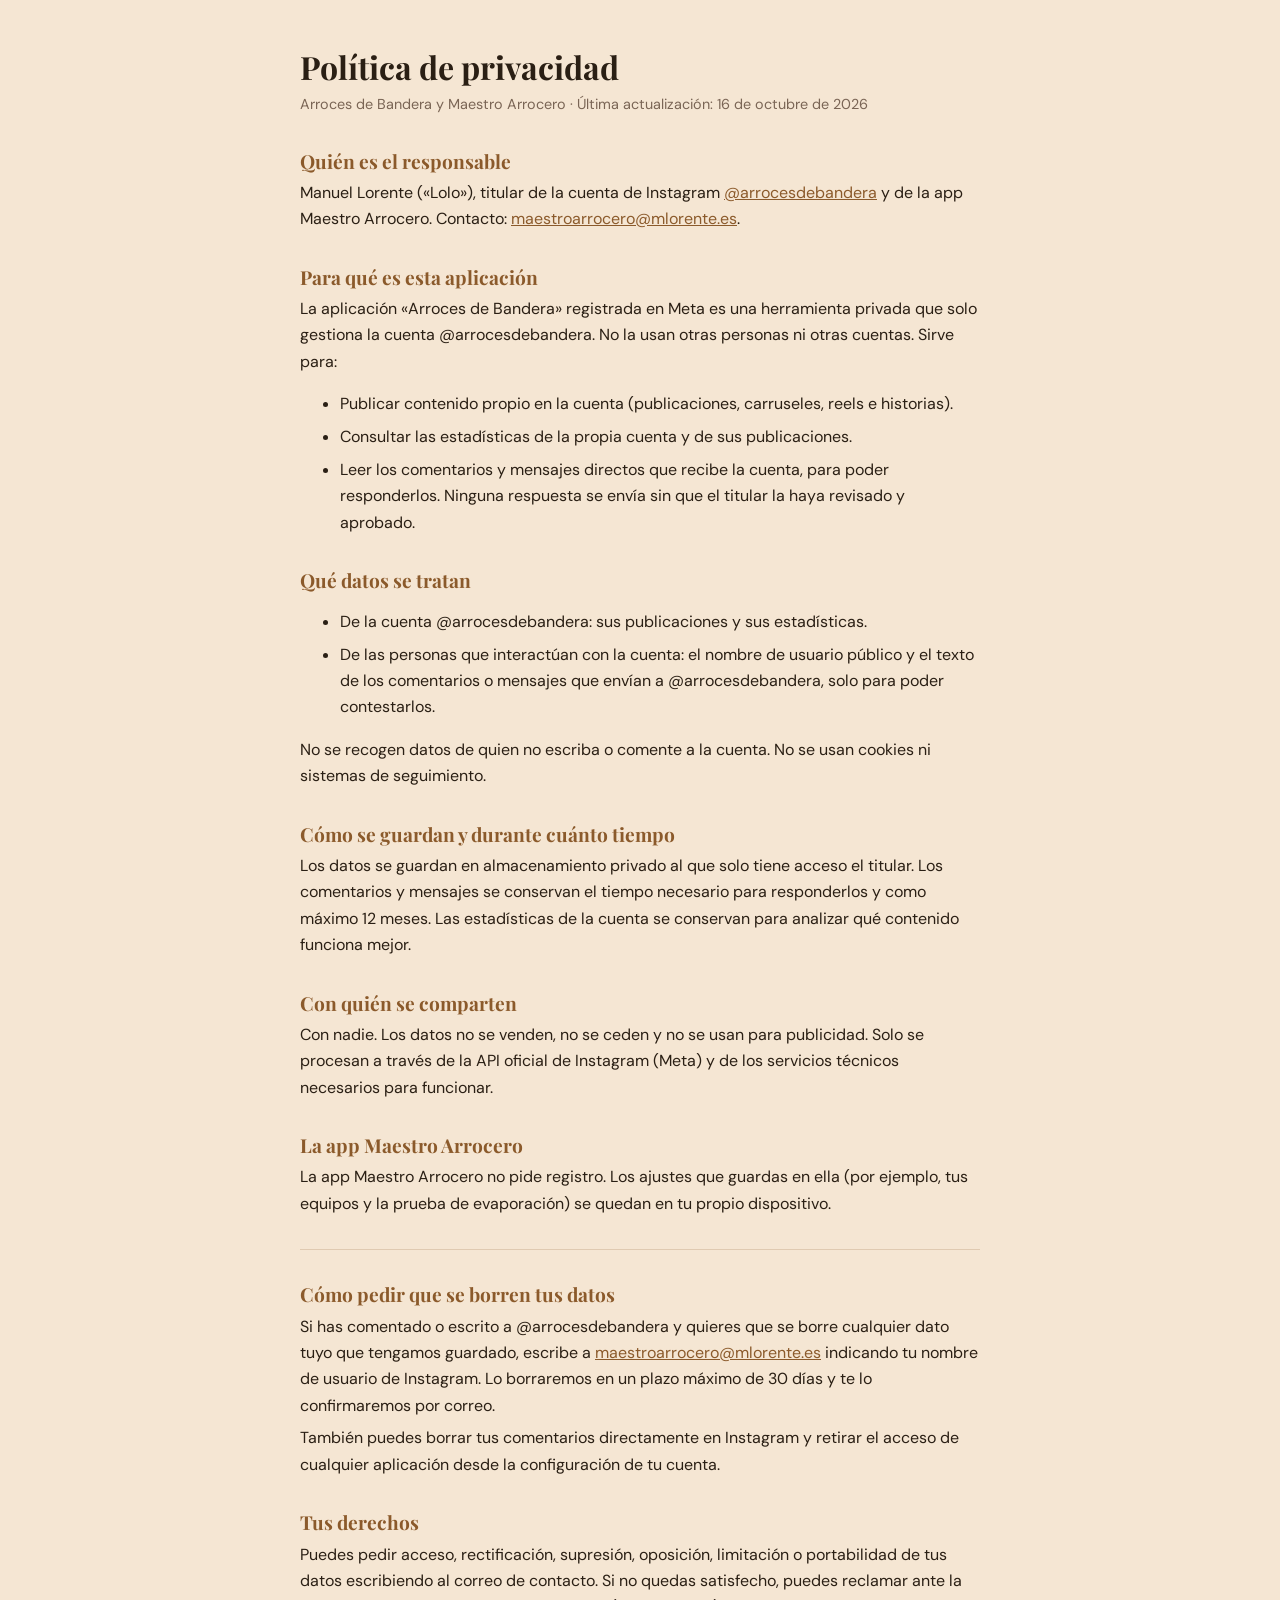
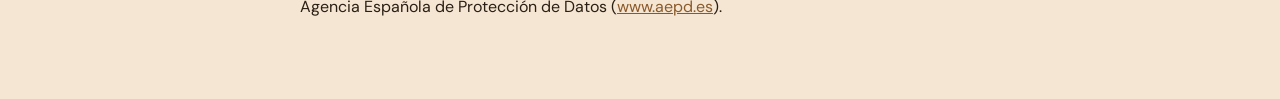
<file: privacidad.html>
<!DOCTYPE html>
<html lang="es">
<head>
<meta charset="UTF-8">
<meta name="viewport" content="width=device-width, initial-scale=1.0">
<title>Política de privacidad · Arroces de Bandera</title>
<link rel="preconnect" href="https://fonts.googleapis.com">
<link href="https://fonts.googleapis.com/css2?family=Playfair+Display:wght@700&family=DM+Sans:wght@400;500&display=swap" rel="stylesheet">
<style>
  :root { --bg: #F5E6D3; --text: #2A1F14; --muted: #7A6555; --rice: #8B5A2B; --line: rgba(139,90,43,.2); }
  @media (prefers-color-scheme: dark) { :root { --bg: #0F1923; --text: #F0EBE3; --muted: #8A9BAC; --rice: #E8A020; --line: rgba(255,255,255,.1); } }
  body { margin: 0; background: var(--bg); color: var(--text); font: 16px/1.65 'DM Sans', system-ui, sans-serif; }
  main { max-width: 680px; margin: 0 auto; padding: 48px 20px 72px; }
  h1 { font: 700 2rem/1.2 'Playfair Display', Georgia, serif; margin: 0 0 .3rem; }
  h2 { font: 700 1.2rem/1.3 'Playfair Display', Georgia, serif; margin: 2rem 0 .4rem; color: var(--rice); }
  p, li { margin: .4rem 0; }
  .fecha { color: var(--muted); font-size: .9rem; }
  a { color: var(--rice); }
  hr { border: 0; border-top: 1px solid var(--line); margin: 2rem 0; }
</style>
</head>
<body>
<main>
  <h1>Política de privacidad</h1>
  <p class="fecha">Arroces de Bandera y Maestro Arrocero · Última actualización: 16 de octubre de 2026</p>

  <h2>Quién es el responsable</h2>
  <p>Manuel Lorente («Lolo»), titular de la cuenta de Instagram <a href="https://www.instagram.com/arrocesdebandera/">@arrocesdebandera</a> y de la app Maestro Arrocero. Contacto: <a href="mailto:maestroarrocero@mlorente.es">maestroarrocero@mlorente.es</a>.</p>

  <h2>Para qué es esta aplicación</h2>
  <p>La aplicación «Arroces de Bandera» registrada en Meta es una herramienta privada que solo gestiona la cuenta @arrocesdebandera. No la usan otras personas ni otras cuentas. Sirve para:</p>
  <ul>
    <li>Publicar contenido propio en la cuenta (publicaciones, carruseles, reels e historias).</li>
    <li>Consultar las estadísticas de la propia cuenta y de sus publicaciones.</li>
    <li>Leer los comentarios y mensajes directos que recibe la cuenta, para poder responderlos. Ninguna respuesta se envía sin que el titular la haya revisado y aprobado.</li>
  </ul>

  <h2>Qué datos se tratan</h2>
  <ul>
    <li>De la cuenta @arrocesdebandera: sus publicaciones y sus estadísticas.</li>
    <li>De las personas que interactúan con la cuenta: el nombre de usuario público y el texto de los comentarios o mensajes que envían a @arrocesdebandera, solo para poder contestarlos.</li>
  </ul>
  <p>No se recogen datos de quien no escriba o comente a la cuenta. No se usan cookies ni sistemas de seguimiento.</p>

  <h2>Cómo se guardan y durante cuánto tiempo</h2>
  <p>Los datos se guardan en almacenamiento privado al que solo tiene acceso el titular. Los comentarios y mensajes se conservan el tiempo necesario para responderlos y como máximo 12 meses. Las estadísticas de la cuenta se conservan para analizar qué contenido funciona mejor.</p>

  <h2>Con quién se comparten</h2>
  <p>Con nadie. Los datos no se venden, no se ceden y no se usan para publicidad. Solo se procesan a través de la API oficial de Instagram (Meta) y de los servicios técnicos necesarios para funcionar.</p>

  <h2>La app Maestro Arrocero</h2>
  <p>La app Maestro Arrocero no pide registro. Los ajustes que guardas en ella (por ejemplo, tus equipos y la prueba de evaporación) se quedan en tu propio dispositivo.</p>

  <hr>

  <h2 id="eliminar-datos">Cómo pedir que se borren tus datos</h2>
  <p>Si has comentado o escrito a @arrocesdebandera y quieres que se borre cualquier dato tuyo que tengamos guardado, escribe a <a href="mailto:maestroarrocero@mlorente.es">maestroarrocero@mlorente.es</a> indicando tu nombre de usuario de Instagram. Lo borraremos en un plazo máximo de 30 días y te lo confirmaremos por correo.</p>
  <p>También puedes borrar tus comentarios directamente en Instagram y retirar el acceso de cualquier aplicación desde la configuración de tu cuenta.</p>

  <h2>Tus derechos</h2>
  <p>Puedes pedir acceso, rectificación, supresión, oposición, limitación o portabilidad de tus datos escribiendo al correo de contacto. Si no quedas satisfecho, puedes reclamar ante la Agencia Española de Protección de Datos (<a href="https://www.aepd.es">www.aepd.es</a>).</p>
</main>
</body>
</html>
</file>
